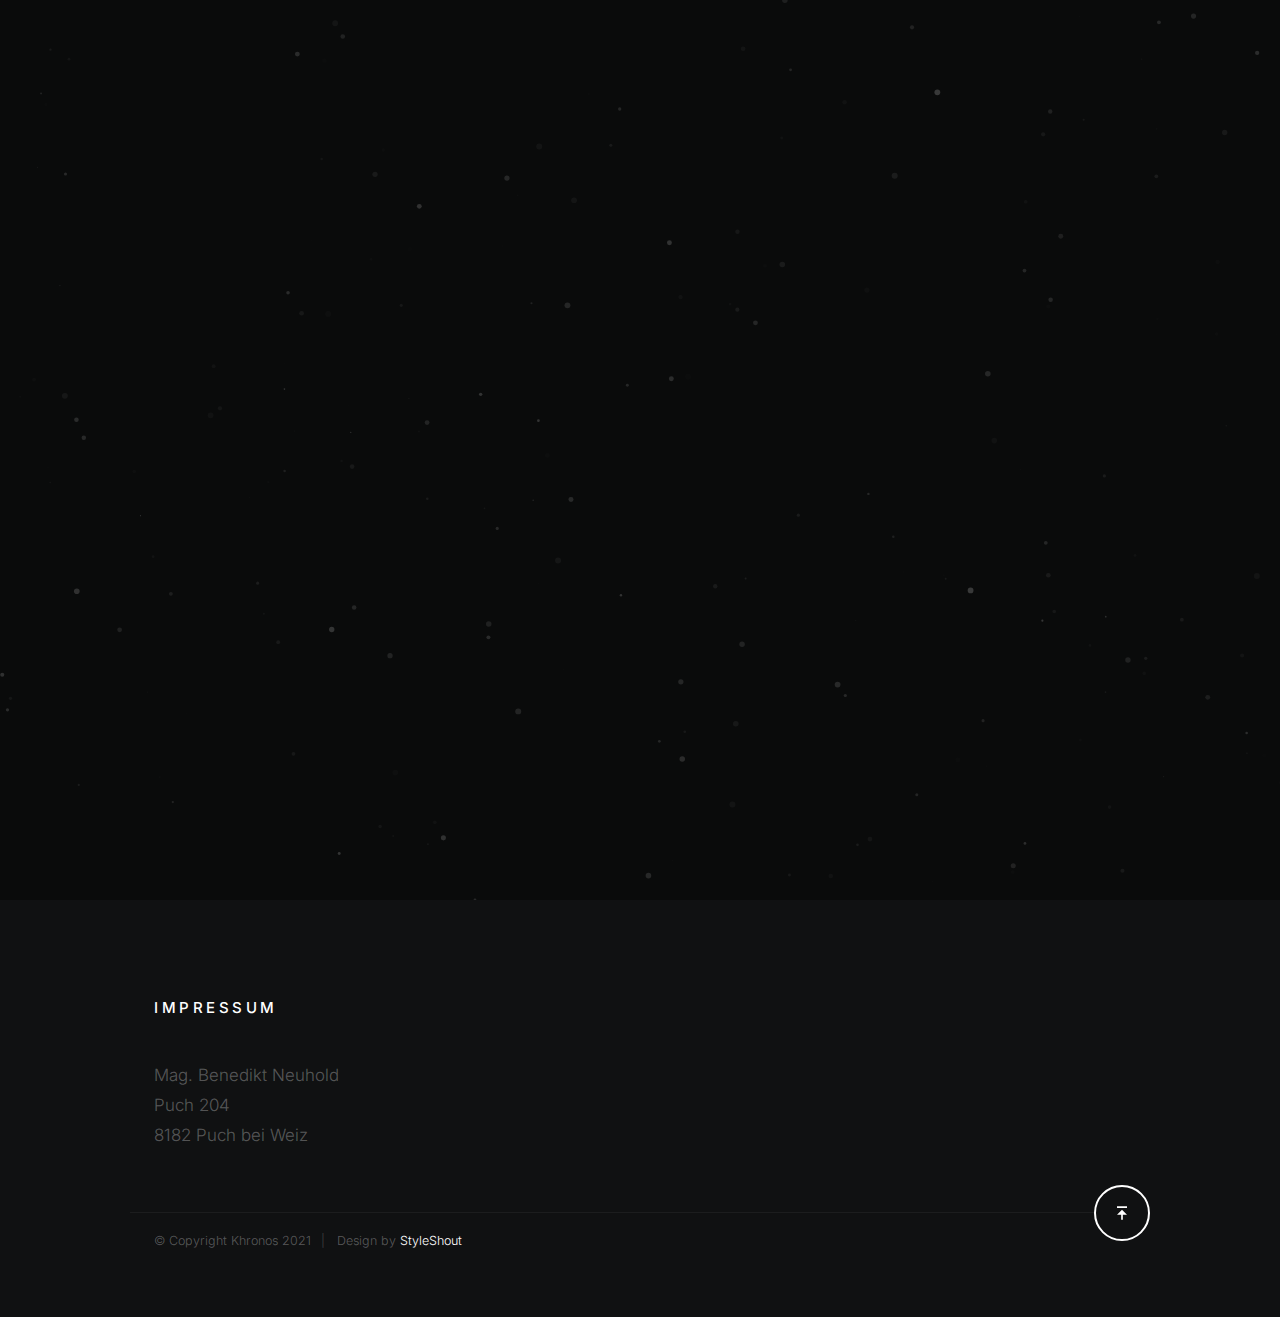
<file: Coming_Soon/index.html>
<!DOCTYPE html>
<html lang="en" class="no-js" >
<head>

    <!--- basic page needs
    ================================================== -->
    <meta charset="utf-8">
    <meta name="viewport" content="width=device-width, initial-scale=1">
    <title>Khronos 2.0 - Particles</title>

    <script>
        document.documentElement.classList.remove('no-js');
        document.documentElement.classList.add('js');
    </script>

    <!-- CSS
    ================================================== -->
    <link rel="stylesheet" href="css/vendor.css">
    <link rel="stylesheet" href="css/styles.css">

    <!-- favicons
    ================================================== -->
    <link rel="apple-touch-icon" sizes="180x180" href="apple-touch-icon.png">
    <link rel="icon" type="image/png" sizes="32x32" href="favicon-32x32.png">
    <link rel="icon" type="image/png" sizes="16x16" href="favicon-16x16.png">
    <link rel="manifest" href="site.webmanifest">

</head>

<body id="top" class="theme-particles">


    <!-- preloader
    ================================================== -->
    <div id="preloader">
        <div id="loader"></div>
    </div>


    <!-- page wrap
    ================================================== -->
    <div class="s-pagewrap">


        <!-- # header
        ================================================== -->
        <header class="s-header">
            <div class="row s-header__content">

                <div class="s-header__logo">
                    <a class="logo" href="index-particles.html">
                        <!-- <img src="images/logo.png" alt="Homepage"> -->
                    </a>
                </div>

            </div> <!-- end s-header__content -->
        </header> <!-- end s-header -->


        <!-- # intro 
        ================================================== -->
        <section id="intro" class="s-intro">

            <div id="particles-js" class="s-intro__particles"></div>

            <div class="row s-intro__content">
                <div class="column lg-12">
                    
                    <div class="counter">
                        <div class="counter__time">
                            <span class="ss-days">365</span>
                            <span>Tage</span>
                        </div>
                        <div class="counter__time">
                            <span class="ss-hours">01</span>
                            <span>Stunden</span>
                        </div>
                        <div class="counter__time minutes">
                            <span class="ss-minutes">01</span>
                            <span>Minuten</span>
                        </div>
                        <div class="counter__time">
                            <span class="ss-seconds">55</span>
                            <span>Sekunden</span>
                        </div>
                    </div>  <!-- end counter -->

                    <div class="s-intro__content-bottom">
                        <h1 class="s-intro__content-title">bis zu unserem Maturaball</h1>
                        <p>
                        Am Tag des Maturaballs, wird diese Seite zum ersten Mal freigeschaltet und sie wird sich im Laufe des letzten Schuljahres immer wieder einmal ändern ;).
                        </p>
                    </div>

                </div>

            </div> <!-- intro__content -->

        </section> <!-- end s-intro -->



        <!-- # footer
        ================================================== -->
        <footer class="s-footer">

            <div class="row s-footer__top">

                <div class="column lg-6 stack-on-700 s-footer__block s-footer__info">

                    <h4 class="h6">Impressum</h4>
                    
                    <p class="desc">
                    Mag. Benedikt Neuhold <br />
                    Puch 204 <br/>
                    8182 Puch bei Weiz
                    </p>

                    

                </div> <!-- end s-footer__info -->

                <div class="column lg-6 stack-on-700 s-footer__block s-footer__contact">

                </div> <!-- end s-footer__contact -->

            </div> <!-- end s-footer__top -->

            <div class="row s-footer__bottom">
                <div class="column lg-12">
                    <div class="ss-copyright">
                        <span>© Copyright Khronos 2021</span> 
                        <span>Design by <a href="https://www.styleshout.com/">StyleShout</a></span>
                    </div>
                </div>

                <div class="ss-go-top">
                    <a class="smoothscroll" title="Back to Top" href="#top">
                        <svg xmlns="http://www.w3.org/2000/svg" width="24" height="24" viewBox="0 0 24 24" style="fill:rgba(0, 0, 0, 1);transform:;-ms-filter:"><path d="M6 4H18V6H6zM11 14L11 20 13 20 13 14 18 14 12 8 6 14z"></path></svg>
                     </a>
                </div>
            </div> <!--end s-footer__bottom -->

        </footer> <!--end s-footer -->

    </div> <!-- end pagewrap -->


    <!-- Java Script
    ================================================== -->
    <script src="js/plugins.js"></script>
    <script src="js/main.js"></script>
    <script src="js/particles.min.js"></script>
    <script src="js/particle-settings.js"></script>

</body>
</html>
</file>
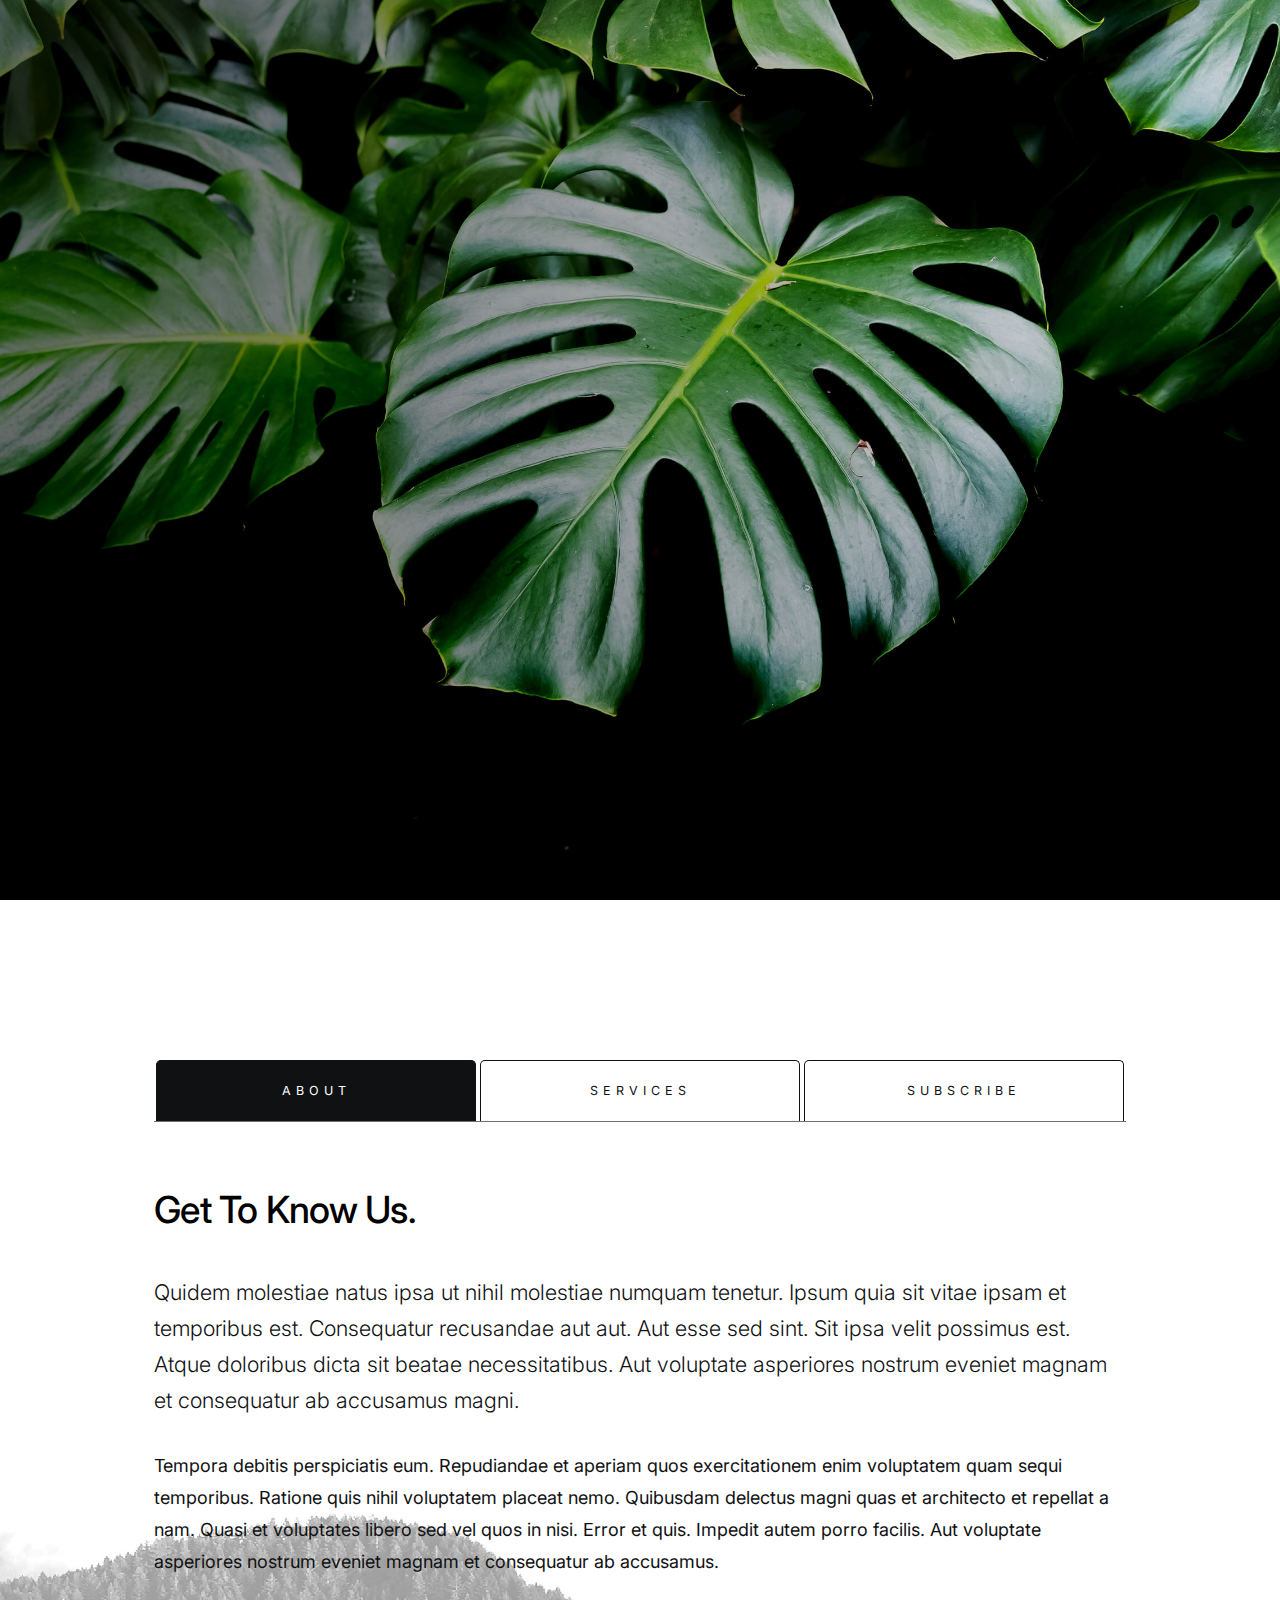
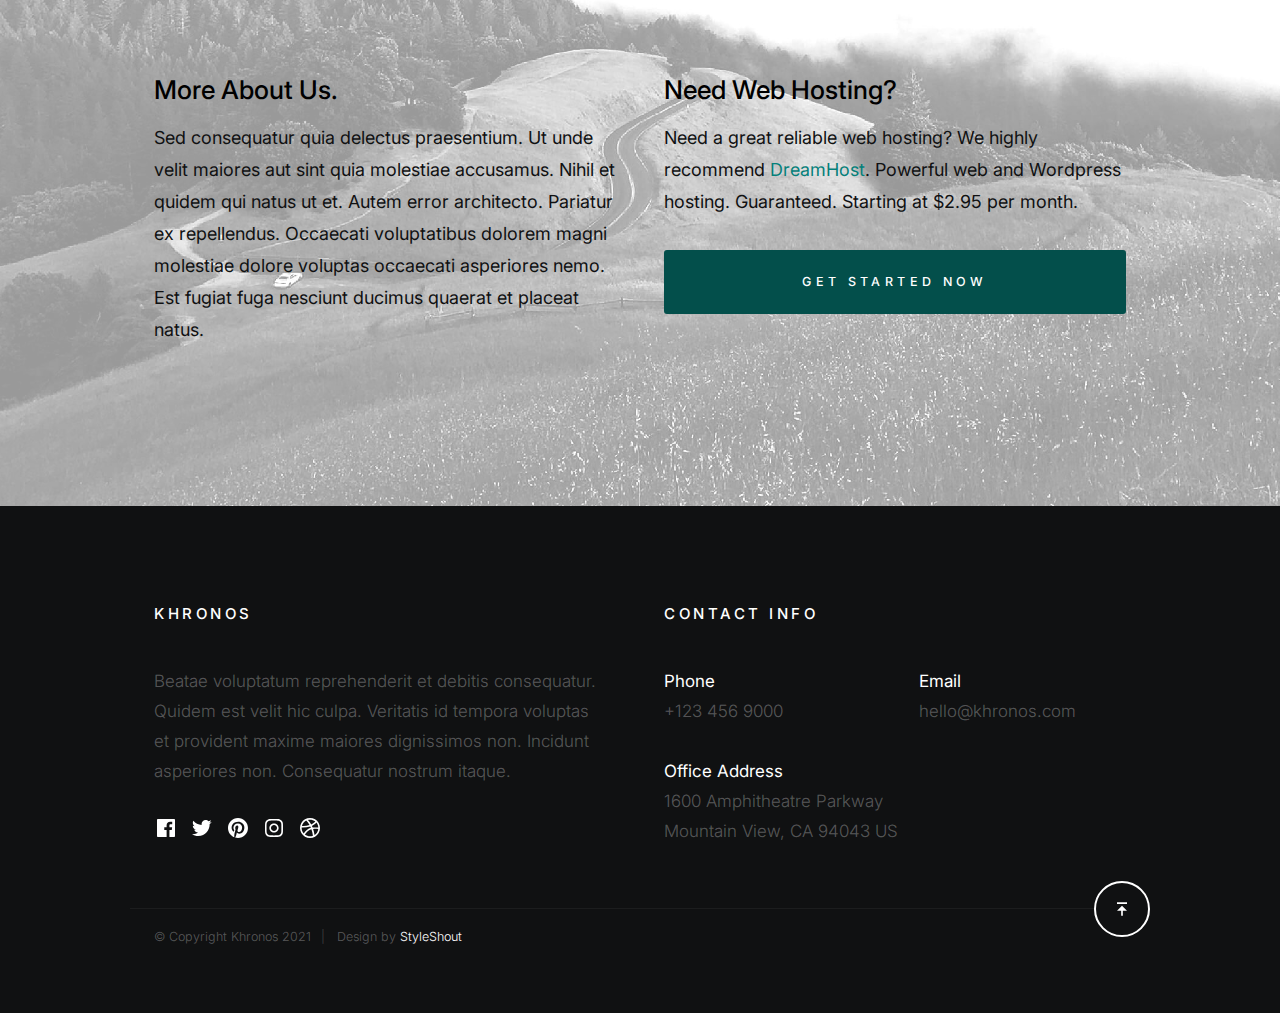
<file: Coming_Soon/index-slides.html>
<!DOCTYPE html>
<html lang="en" class="no-js" >
<head>

    <!--- basic page needs
    ================================================== -->
    <meta charset="utf-8">
    <meta name="viewport" content="width=device-width, initial-scale=1">
    <title>Khronos 2.0 - Slides</title>

    <script>
        document.documentElement.classList.remove('no-js');
        document.documentElement.classList.add('js');
    </script>

    <!-- CSS
    ================================================== -->
    <link rel="stylesheet" href="css/vendor.css">
    <link rel="stylesheet" href="css/styles.css">

    <!-- favicons
    ================================================== -->
    <link rel="apple-touch-icon" sizes="180x180" href="apple-touch-icon.png">
    <link rel="icon" type="image/png" sizes="32x32" href="favicon-32x32.png">
    <link rel="icon" type="image/png" sizes="16x16" href="favicon-16x16.png">
    <link rel="manifest" href="site.webmanifest">

</head>

<body id="top" class="theme-slides">


    <!-- preloader
    ================================================== -->
    <div id="preloader">
        <div id="loader"></div>
    </div>


    <!-- page wrap
    ================================================== -->
    <div class="s-pagewrap">


        <!-- # header
        ================================================== -->
        <header class="s-header">
            <div class="row s-header__content">

                <div class="s-header__logo">
                    <a class="logo" href="index-slides.html">
                        <img src="images/logo.png" alt="Homepage">
                    </a>
                </div>
    
                <ul class="s-header__social">
                    <li>
                        <a href="">
                            <svg xmlns="http://www.w3.org/2000/svg" width="24" height="24" viewBox="0 0 24 24" style="fill:rgba(0, 0, 0, 1);transform:;-ms-filter:"><path d="M20,3H4C3.447,3,3,3.448,3,4v16c0,0.552,0.447,1,1,1h8.615v-6.96h-2.338v-2.725h2.338v-2c0-2.325,1.42-3.592,3.5-3.592 c0.699-0.002,1.399,0.034,2.095,0.107v2.42h-1.435c-1.128,0-1.348,0.538-1.348,1.325v1.735h2.697l-0.35,2.725h-2.348V21H20 c0.553,0,1-0.448,1-1V4C21,3.448,20.553,3,20,3z"></path></svg>
                            <span class="screen-reader-text">Facebook</span>
                        </a>
                    </li>
                    <li>
                        <a href="">
                            <svg xmlns="http://www.w3.org/2000/svg" width="24" height="24" viewBox="0 0 24 24" style="fill:rgba(0, 0, 0, 1);transform:;-ms-filter:"><path d="M19.633,7.997c0.013,0.175,0.013,0.349,0.013,0.523c0,5.325-4.053,11.461-11.46,11.461c-2.282,0-4.402-0.661-6.186-1.809 c0.324,0.037,0.636,0.05,0.973,0.05c1.883,0,3.616-0.636,5.001-1.721c-1.771-0.037-3.255-1.197-3.767-2.793 c0.249,0.037,0.499,0.062,0.761,0.062c0.361,0,0.724-0.05,1.061-0.137c-1.847-0.374-3.23-1.995-3.23-3.953v-0.05 c0.537,0.299,1.16,0.486,1.82,0.511C3.534,9.419,2.823,8.184,2.823,6.787c0-0.748,0.199-1.434,0.548-2.032 c1.983,2.443,4.964,4.04,8.306,4.215c-0.062-0.3-0.1-0.611-0.1-0.923c0-2.22,1.796-4.028,4.028-4.028 c1.16,0,2.207,0.486,2.943,1.272c0.91-0.175,1.782-0.512,2.556-0.973c-0.299,0.935-0.936,1.721-1.771,2.22 c0.811-0.088,1.597-0.312,2.319-0.624C21.104,6.712,20.419,7.423,19.633,7.997z"></path></svg>
                            <span class="screen-reader-text">Twitter</span>
                        </a>
                    </li>
                    <li>
                        <a href="">
                            <svg xmlns="http://www.w3.org/2000/svg" width="24" height="24" viewBox="0 0 24 24" style="fill:rgba(0, 0, 0, 1);transform:;-ms-filter:"><path d="M-111.052-244.992c-5.518,0-9.99,4.473-9.99,9.99c0,4.232,2.633,7.85,6.35,9.306 c-0.088-0.79-0.166-2.006,0.034-2.868c0.182-0.78,1.172-4.966,1.172-4.966s-0.299-0.599-0.299-1.484 c0-1.388,0.805-2.425,1.808-2.425c0.853,0,1.264,0.64,1.264,1.407c0,0.858-0.546,2.139-0.827,3.327 c-0.235,0.994,0.499,1.805,1.479,1.805c1.775,0,3.141-1.872,3.141-4.575c0-2.392-1.719-4.064-4.173-4.064 c-2.843,0-4.512,2.132-4.512,4.335c0,0.858,0.331,1.779,0.744,2.28c0.081,0.099,0.093,0.185,0.069,0.286 c-0.076,0.315-0.245,0.994-0.277,1.133c-0.044,0.183-0.145,0.222-0.335,0.134c-1.247-0.581-2.027-2.405-2.027-3.871 c0-3.151,2.289-6.045,6.601-6.045c3.466,0,6.159,2.469,6.159,5.77c0,3.444-2.171,6.213-5.184,6.213 c-1.013,0-1.964-0.525-2.29-1.146c0,0-0.501,1.907-0.623,2.374c-0.225,0.868-0.834,1.956-1.241,2.62 c0.935,0.289,1.928,0.445,2.958,0.445c5.517,0,9.99-4.473,9.99-9.99S-105.535-244.992-111.052-244.992" transform="translate(123.042 246.992)"></path></svg>
                            <span class="screen-reader-text">Pinterest</span>
                        </a>
                    </li>
                    <li>
                        <a href="">
                            <svg xmlns="http://www.w3.org/2000/svg" width="24" height="24" viewBox="0 0 24 24" style="fill:rgba(0, 0, 0, 1);transform:;-ms-filter:"><path d="M11.999,7.377c-2.554,0-4.623,2.07-4.623,4.623c0,2.554,2.069,4.624,4.623,4.624c2.552,0,4.623-2.07,4.623-4.624 C16.622,9.447,14.551,7.377,11.999,7.377L11.999,7.377z M11.999,15.004c-1.659,0-3.004-1.345-3.004-3.003 c0-1.659,1.345-3.003,3.004-3.003s3.002,1.344,3.002,3.003C15.001,13.659,13.658,15.004,11.999,15.004L11.999,15.004z"></path><circle cx="16.806" cy="7.207" r="1.078"></circle><path d="M20.533,6.111c-0.469-1.209-1.424-2.165-2.633-2.632c-0.699-0.263-1.438-0.404-2.186-0.42 c-0.963-0.042-1.268-0.054-3.71-0.054s-2.755,0-3.71,0.054C7.548,3.074,6.809,3.215,6.11,3.479C4.9,3.946,3.945,4.902,3.477,6.111 c-0.263,0.7-0.404,1.438-0.419,2.186c-0.043,0.962-0.056,1.267-0.056,3.71c0,2.442,0,2.753,0.056,3.71 c0.015,0.748,0.156,1.486,0.419,2.187c0.469,1.208,1.424,2.164,2.634,2.632c0.696,0.272,1.435,0.426,2.185,0.45 c0.963,0.042,1.268,0.055,3.71,0.055s2.755,0,3.71-0.055c0.747-0.015,1.486-0.157,2.186-0.419c1.209-0.469,2.164-1.424,2.633-2.633 c0.263-0.7,0.404-1.438,0.419-2.186c0.043-0.962,0.056-1.267,0.056-3.71s0-2.753-0.056-3.71C20.941,7.57,20.801,6.819,20.533,6.111z M19.315,15.643c-0.007,0.576-0.111,1.147-0.311,1.688c-0.305,0.787-0.926,1.409-1.712,1.711c-0.535,0.199-1.099,0.303-1.67,0.311 c-0.95,0.044-1.218,0.055-3.654,0.055c-2.438,0-2.687,0-3.655-0.055c-0.569-0.007-1.135-0.112-1.669-0.311 c-0.789-0.301-1.414-0.923-1.719-1.711c-0.196-0.534-0.302-1.099-0.311-1.669c-0.043-0.95-0.053-1.218-0.053-3.654 c0-2.437,0-2.686,0.053-3.655c0.007-0.576,0.111-1.146,0.311-1.687c0.305-0.789,0.93-1.41,1.719-1.712 c0.534-0.198,1.1-0.303,1.669-0.311c0.951-0.043,1.218-0.055,3.655-0.055c2.437,0,2.687,0,3.654,0.055 c0.571,0.007,1.135,0.112,1.67,0.311c0.786,0.303,1.407,0.925,1.712,1.712c0.196,0.534,0.302,1.099,0.311,1.669 c0.043,0.951,0.054,1.218,0.054,3.655c0,2.436,0,2.698-0.043,3.654H19.315z"></path></svg>
                            <span class="screen-reader-text">Instagram</span>
                        </a>
                    </li>
                    <li>
                        <a href="">
                            <svg xmlns="http://www.w3.org/2000/svg" width="24" height="24" viewBox="0 0 24 24" style="fill:rgba(0, 0, 0, 1);transform:;-ms-filter:"><path d="M20.66,6.98c-0.894-1.533-2.107-2.747-3.641-3.64C15.486,2.447,13.813,2,12,2S8.514,2.447,6.98,3.34 C5.447,4.233,4.233,5.447,3.34,6.98S2,10.187,2,12s0.446,3.487,1.34,5.02c0.894,1.534,2.107,2.747,3.641,3.64 C8.514,21.553,10.187,22,12,22s3.486-0.447,5.02-1.34c1.533-0.893,2.747-2.106,3.641-3.64C21.554,15.487,22,13.813,22,12 S21.554,8.513,20.66,6.98z M12,3.66c2,0,3.772,0.64,5.32,1.919c-0.92,1.174-2.286,2.14-4.1,2.9c-1.002-1.813-2.088-3.327-3.261-4.54 C10.641,3.753,11.319,3.66,12,3.66z M5.51,6.8c0.754-0.947,1.656-1.686,2.711-2.22c1.212,1.201,2.325,2.7,3.34,4.5 c-2,0.6-4.114,0.9-6.341,0.9c-0.573,0-1.006-0.013-1.3-0.04C4.227,8.793,4.757,7.747,5.51,6.8z M3.66,12 c0-0.054,0.003-0.12,0.01-0.2c0.007-0.08,0.01-0.146,0.01-0.2c0.254,0.014,0.641,0.02,1.161,0.02c2.666,0,5.146-0.367,7.439-1.1 c0.187,0.373,0.381,0.793,0.58,1.26c-1.32,0.293-2.674,1.006-4.061,2.14S6.4,16.247,5.76,17.5C4.36,15.913,3.66,14.08,3.66,12z M12,20.34c-1.894,0-3.594-0.587-5.101-1.759C7.5,17.394,8.423,16.259,9.67,15.18c1.246-1.08,2.483-1.753,3.71-2.02 c0.772,2.133,1.293,4.339,1.56,6.62C13.966,20.153,12.986,20.34,12,20.34z M19.08,16.38c-0.666,1.066-1.526,1.94-2.58,2.621 c-0.24-2.08-0.7-4.107-1.379-6.081c0.932-0.066,1.765-0.1,2.5-0.1c0.799,0,1.686,0.034,2.659,0.1 C20.146,14.16,19.746,15.313,19.08,16.38z M17.84,11.38c-1.16,0-2.233,0.047-3.22,0.14c-0.254-0.653-0.48-1.193-0.68-1.62 c2.066-0.906,3.532-2.006,4.399-3.3c1.2,1.414,1.854,3.027,1.96,4.84C19.487,11.4,18.667,11.38,17.84,11.38z"></path></svg>
                            <span class="screen-reader-text">Dribbble</span>
                        </a>
                    </li>
                </ul>

            </div> <!-- end s-header__content -->
        </header> <!-- end s-header -->


        <!-- # intro 
        ================================================== -->
        <section id="intro" class="s-intro">

            <div class="s-intro__slider swiper-container">
                <div class="swiper-wrapper">
                    <div class="s-intro__slide swiper-slide bg-opacity-10" style="background-image: url(images/slides/slide-01.jpg);"></div>
                    <div class="s-intro__slide swiper-slide bg-opacity-40" style="background-image: url(images/slides/slide-02.jpg);"></div>
                    <div class="s-intro__slide swiper-slide bg-opacity-40" style="background-image: url(images/slides/slide-03.jpg);"></div>
                </div>
            </div>

            <div class="row s-intro__content">
                <div class="column lg-12">
                    
                    <div class="counter">
                        <div class="counter__time">
                            <span class="ss-days">365</span>
                            <span>days</span>
                        </div>
                        <div class="counter__time">
                            <span class="ss-hours">01</span>
                            <span>hours</span>
                        </div>
                        <div class="counter__time minutes">
                            <span class="ss-minutes">01</span>
                            <span>mins</span>
                        </div>
                        <div class="counter__time">
                            <span class="ss-seconds">55</span>
                            <span>secs</span>
                        </div>
                    </div>  <!-- end counter -->

                    <div class="s-intro__content-bottom">
                        <h1 class="s-intro__content-title">Our site is launching soon.</h1>
                        <p>
                        Khronos is a modern and stylish free html website <br>
                        template created for launching your future awesome <br>
                        products and services. 
                        </p>
                    </div>

                </div>

                <div class="s-intro__scroll">
                    <p class="scroll-text">Scroll For More</p>
                    <a href="#info" class="smoothscroll">
                        <div class="mouse"></div>
                    </a>
                    <div class="end-top"></div>
                </div> <!-- end s-intro__scroll -->

            </div> <!-- intro__content -->

        </section> <!-- end s-intro -->


        <!-- # info
        ================================================== -->
        <section id="info" class="s-info">

            <div class="s-info__bg"></div>

            <div class="row">
                <div class="column lg-12">

                    <nav class="tab-nav">
                        <ul class="tab-nav__list"> 
                            <li class="active" data-id="tab-about">
                                <a href="#tab-about">
                                    About
                                </a>
                            </li>
                            <li>
                                <a href="#tab-services">
                                    Services
                                </a>
                            </li>
                            <li>
                                <a href="#tab-contact">
                                    Subscribe
                                </a>
                            </li>
                        </ul>
                    </nav> <!-- end tab-nav -->
        
                    <div class="tab-content">
        
                        <!-- 01 - tab about -->
                        <div id="tab-about" class='tab-content__item'>
        
                            <div class="row tab-content__item-header">
                                <div class="column">
                                    <h2>Get To Know Us.</h2>
                                </div>
                            </div>
        
                            <div class="row">
                                <div class="column">
                                    <p class="lead">
                                    Quidem molestiae natus ipsa ut nihil molestiae numquam tenetur. Ipsum quia 
                                    sit vitae ipsam et temporibus est. Consequatur recusandae aut aut. Aut esse 
                                    sed sint. Sit ipsa velit possimus est. Atque doloribus dicta sit beatae 
                                    necessitatibus. Aut voluptate asperiores nostrum eveniet magnam et consequatur 
                                    ab accusamus magni.
                                    </p>
        
                                    <p>
                                    Tempora debitis perspiciatis eum. Repudiandae et aperiam quos exercitationem 
                                    enim voluptatem quam sequi temporibus. Ratione quis nihil voluptatem placeat 
                                    nemo. Quibusdam delectus magni quas et architecto et repellat a nam.
                                    Quasi et voluptates libero sed vel quos in nisi. Error et quis. Impedit autem 
                                    porro facilis. Aut voluptate asperiores nostrum eveniet magnam et consequatur 
                                    ab accusamus.
                                    </p>
        
                                    <div class="row">
                                        <div class="column lg-6 tab-12">
                                            <h4>More About Us.</h4>
                                            <p>
                                            Sed consequatur quia delectus praesentium. Ut unde velit maiores aut sint 
                                            quia molestiae accusamus. Nihil et quidem qui natus ut et. Autem error 
                                            architecto. Pariatur ex repellendus. Occaecati voluptatibus dolorem magni 
                                            molestiae dolore voluptas occaecati asperiores nemo. Est fugiat fuga nesciunt 
                                            ducimus quaerat et placeat natus.
                                            </p>
                                        </div>
                                        <div class="column lg-6 tab-12">
                                            <h4>Need Web Hosting?</h4>
                                            <p>
                                            Need a great reliable web hosting?
                                            We highly recommend <a href="https://www.dreamhost.com/r.cgi?287326">DreamHost</a>.
                                            Powerful web and Wordpress hosting. Guaranteed. Starting at $2.95 per month.
                                            </p>
                                            <a href="https://www.dreamhost.com/r.cgi?287326" class="btn btn--primary u-fullwidth">Get Started Now</a>
                                        </div>
                                    </div>
                                </div>
                            </div>
                            
                        </div> <!-- end 01 - tab about -->
        
                        <!-- 02 - tab services -->
                        <div id="tab-services" class='tab-content__item'>
        
                            <div class="row tab-content__item-header">
                                <div class="column">
                                    <h2>What We Do.</h2>
                                </div>
                            </div>
        
                            <div class="row">
                                <div class="column">
                                    <p class="lead">
                                    Sit ut cum molestiae. Dolore ducimus qui quasi. Fugiat consequatur sit vel illum vel et 
                                    a delectus. Vel sequi vitae voluptatem perspiciatis eligendi. Voluptatibus optio natus 
                                    asperiores est commodi amet quia architecto. Dolores necessitatibus et. Voluptatibus 
                                    optio natus asperiores est commodi amet quia architecto. Dolores necessitatibus et.
                                    </p>
                                </div>
                            </div>
        
                            <div class="row services-list block-lg-one-half block-md-one-half block-tab-whole">
        
                                <div class="column services-list__item">
                                    <div class="services-list__item-icon">
                                        <svg xmlns="http://www.w3.org/2000/svg" width="24" height="24" viewBox="0 0 24 24" style="fill:rgba(0, 0, 0, 1);transform:;-ms-filter:"><path d="M12,6c-3.309,0-6,2.691-6,6s2.691,6,6,6s6-2.691,6-6S15.309,6,12,6z M12,16c-2.206,0-4-1.794-4-4s1.794-4,4-4s4,1.794,4,4 S14.206,16,12,16z"></path><path d="M12,2C6.579,2,2,6.579,2,12s4.579,10,10,10s10-4.579,10-10S17.421,2,12,2z M12,20c-4.337,0-8-3.663-8-8s3.663-8,8-8 s8,3.663,8,8S16.337,20,12,20z"></path><path d="M12,10c-1.081,0-2,0.919-2,2s0.919,2,2,2s2-0.919,2-2S13.081,10,12,10z"></path></svg>
                                    </div>
                                    <div class="services-list__item-content">
                                        <h4 class="item-title">Brand Identity</h4>
                                        <p>
                                        Sit ut cum molestiae. Dolore ducimus qui quasi. Fugiat consequatur sit vel illum vel et 
                                        a delectus. Vel sequi vitae voluptatem perspiciatis eligendi. Voluptatibus optio natus 
                                        asperiores est commodi amet quia architecto. Dolores necessitatibus et.
                                        </p>
                                    </div>
                                </div>
                    
                                <div class="column services-list__item">
                                    <div class="services-list__item-icon">
                                        <svg xmlns="http://www.w3.org/2000/svg" width="24" height="24" viewBox="0 0 24 24" style="fill:rgba(0, 0, 0, 1);transform:;-ms-filter:"><path d="M18.277,8C18.624,8.596,19.262,9,20,9c1.104,0,2-0.896,2-2s-0.896-2-2-2c-0.738,0-1.376,0.404-1.723,1H16V4 c0-0.553-0.447-1-1-1H9C8.448,3,8,3.447,8,4v2H5.723C5.376,5.404,4.738,5,4,5C2.896,5,2,5.896,2,7s0.896,2,2,2 c0.738,0,1.376-0.404,1.723-1H8v0.369C5.133,9.84,4.318,12.534,4.091,14H3c-0.552,0-1,0.447-1,1v4c0,0.553,0.448,1,1,1h4 c0.552,0,1-0.447,1-1v-4c0-0.553-0.448-1-1-1H6.123c0.197-0.959,0.718-2.406,2.085-3.418C8.391,10.829,8.669,11,9,11h6 c0.331,0,0.61-0.171,0.792-0.419c1.373,1.013,1.895,2.458,2.089,3.419H17c-0.553,0-1,0.447-1,1v4c0,0.553,0.447,1,1,1h4 c0.553,0,1-0.447,1-1v-4c0-0.553-0.447-1-1-1h-1.092C19.681,12.534,18.866,9.839,16,8.368V8H18.277z M6,18H4v-2h2V18z M20,18h-2v-2 h2V18z M14,9h-4V8V6V5h4V9z"></path></svg>
                                    </div>
                                    <div class="services-list__item-content">
                                        <h4 class="item-title">Illustration</h4>
                                        <p>
                                        Sit ut cum molestiae. Dolore ducimus qui quasi. Fugiat consequatur sit vel illum vel et 
                                        a delectus. Vel sequi vitae voluptatem perspiciatis eligendi. Voluptatibus optio natus 
                                        asperiores est commodi amet quia architecto. Dolores necessitatibus et.
                                        </p>
                                    </div>
                                </div>
                    
                                <div class="column services-list__item">
                                    <div class="services-list__item-icon">
                                        <svg xmlns="http://www.w3.org/2000/svg" width="24" height="24" viewBox="0 0 24 24" style="fill:rgba(0, 0, 0, 1);transform:;-ms-filter:"><path d="M19,3H5C3.897,3,3,3.897,3,5v14c0,1.103,0.897,2,2,2h14c1.103,0,2-0.897,2-2V5C21,3.897,20.103,3,19,3z M19,5l0.001,4H15h-2 H5V5H19z M5,11h8v8H5V11z M15,19v-8h4.001l0.001,8H15z"></path></svg>
                                    </div>
                                    <div class="services-list__item-content">
                                        <h4 class="item-title">Web Design</h4>
                                        <p>
                                        Sit ut cum molestiae. Dolore ducimus qui quasi. Fugiat consequatur sit vel illum vel et 
                                        a delectus. Vel sequi vitae voluptatem perspiciatis eligendi. Voluptatibus optio natus 
                                        asperiores est commodi amet quia architecto. Dolores necessitatibus et.
                                        </p>
                                    </div>
                                </div>
                    
                                <div class="column services-list__item">
                                    <div class="services-list__item-icon">
                                        <svg xmlns="http://www.w3.org/2000/svg" width="24" height="24" viewBox="0 0 24 24" style="fill:rgba(0, 0, 0, 1);transform:;-ms-filter:"><path d="M20,3H4C2.897,3,2,3.897,2,5v11c0,1.103,0.897,2,2,2h4l-1.8,2.4l1.6,1.2l2.7-3.6h3l2.7,3.6l1.6-1.2L16,18h4 c1.103,0,2-0.897,2-2V5C22,3.897,21.103,3,20,3z M4,16V5h16l0.001,11H4z"></path><path d="M6 12H10V14H6z"></path></svg>
                                    </div>
                                    <div class="services-list__item-content">
                                        <h4 class="item-title">Product Strategy</h4>
                                        <p>
                                        Sit ut cum molestiae. Dolore ducimus qui quasi. Fugiat consequatur sit vel illum vel et 
                                        a delectus. Vel sequi vitae voluptatem perspiciatis eligendi. Voluptatibus optio natus 
                                        asperiores est commodi amet quia architecto. Dolores necessitatibus et.
                                        </p>
                                    </div>
                                </div>
                    
                                <div class="column services-list__item">
                                    <div class="services-list__item-icon">
                                        <svg xmlns="http://www.w3.org/2000/svg" width="24" height="24" viewBox="0 0 24 24" style="fill:rgba(0, 0, 0, 1);transform:;-ms-filter:"><path d="M20,3H7C5.897,3,5,3.897,5,5v2H4C2.897,7,2,7.897,2,9v10c0,1.103,0.897,2,2,2h6c1.103,0,2-0.897,2-2h8c1.103,0,2-0.897,2-2 V5C22,3.897,21.103,3,20,3z M9.997,19H4V9h2h4L9.997,19z M19.997,17H12V9c0-1.103-0.897-2-2-2H7V5h13L19.997,17z"></path></svg>
                                    </div>
                                    <div class="services-list__item-content">
                                        <h4 class="item-title">UI/UX Design</h4>
                                        <p>
                                        Sit ut cum molestiae. Dolore ducimus qui quasi. Fugiat consequatur sit vel illum vel et 
                                        a delectus. Vel sequi vitae voluptatem perspiciatis eligendi. Voluptatibus optio natus 
                                        asperiores est commodi amet quia architecto. Dolores necessitatibus et.
                                        </p>
                                    </div>
                                </div>
                    
                                <div class="column services-list__item">
                                    <div class="services-list__item-icon">
                                        <svg xmlns="http://www.w3.org/2000/svg" width="24" height="24" viewBox="0 0 24 24" style="fill:rgba(0, 0, 0, 1);transform:;-ms-filter:"><path d="M5,22h14c1.103,0,2-0.897,2-2V9c0-0.553-0.447-1-1-1h-3V7c0-2.757-2.243-5-5-5S7,4.243,7,7v1H4C3.447,8,3,8.447,3,9v11 C3,21.103,3.897,22,5,22z M9,7c0-1.654,1.346-3,3-3s3,1.346,3,3v1H9V7z M5,10h2v2h2v-2h6v2h2v-2h2l0.002,10H5V10z"></path></svg>
                                    </div>
                                    <div class="services-list__item-content">
                                        <h4 class="item-title">E-Commerce</h4>
                                        <p>
                                        Sit ut cum molestiae. Dolore ducimus qui quasi. Fugiat consequatur sit vel illum vel et 
                                        a delectus. Vel sequi vitae voluptatem perspiciatis eligendi. Voluptatibus optio natus 
                                        asperiores est commodi amet quia architecto. Dolores necessitatibus et.
                                        </p>
                                    </div>
                                </div>
                    
                            </div> <!-- end services-list -->
                            
                        </div> <!-- end 02 - tab services -->
        
                        <!-- 03 - tab contact -->
                        <div id="tab-contact" class="tab-content__item">
        
                            <div class="row tab-content__item-header">
                                <div class="column">
                                    <h2>Subscribe To Our Newsletter.</h2>
                                </div>
                            </div>
        
                            <div class="row">
                                <div class="column">
                                    
                                    <p class="lead">
                                    Voluptates laborum eum quas. Pariatur impedit sit veniam est 
                                    et quasi voluptas voluptatem. Cumque hic enim perferendis 
                                    amet odit in molestias debitis. Facere nulla qui pariatur 
                                    quasi mollitia et. Et dolorem dolorum quo in sit architecto.
                                    </p>

                                    <p>
                                    Sit ut cum molestiae. Dolore ducimus qui quasi. Fugiat consequatur sit vel illum vel et 
                                    a delectus. Vel sequi vitae voluptatem perspiciatis eligendi. Voluptatibus optio natus 
                                    asperiores est commodi amet quia architecto. Dolores necessitatibus et.
                                    </p>

                                    <form id="mc-form" class="mc-form">
                                        <input type="email" name="EMAIL" id="mce-EMAIL" class="u-fullwidth text-center" placeholder="Email Address" title="The domain portion of the email address is invalid (the portion after the @)." pattern="^([^\x00-\x20\x22\x28\x29\x2c\x2e\x3a-\x3c\x3e\x40\x5b-\x5d\x7f-\xff]+|\x22([^\x0d\x22\x5c\x80-\xff]|\x5c[\x00-\x7f])*\x22)(\x2e([^\x00-\x20\x22\x28\x29\x2c\x2e\x3a-\x3c\x3e\x40\x5b-\x5d\x7f-\xff]+|\x22([^\x0d\x22\x5c\x80-\xff]|\x5c[\x00-\x7f])*\x22))*\x40([^\x00-\x20\x22\x28\x29\x2c\x2e\x3a-\x3c\x3e\x40\x5b-\x5d\x7f-\xff]+|\x5b([^\x0d\x5b-\x5d\x80-\xff]|\x5c[\x00-\x7f])*\x5d)(\x2e([^\x00-\x20\x22\x28\x29\x2c\x2e\x3a-\x3c\x3e\x40\x5b-\x5d\x7f-\xff]+|\x5b([^\x0d\x5b-\x5d\x80-\xff]|\x5c[\x00-\x7f])*\x5d))*(\.\w{2,})+$" required>
                                        <input type="submit" name="subscribe" value="Subscribe" class="btn--small btn--primary u-fullwidth">
                                        <!-- <div style="position: absolute; left: -5000px;" aria-hidden="true"><input type="text" name="b_cdb7b577e41181934ed6a6a44_9a91cfe7b3" tabindex="-1" value=""></div> -->
                                        <div class="mc-status"></div>
                                    </form>
        
                                </div>
                            </div>
                            
                        </div> <!-- end 03 - tab contact -->
        
                    </div> <!-- end tab content -->

                </div> <!-- end column -->
            </div> <!-- end row -->

        </section> <!-- end s-info -->


        <!-- # footer
        ================================================== -->
        <footer class="s-footer">

            <div class="row s-footer__top">

                <div class="column lg-6 stack-on-700 s-footer__block s-footer__info">

                    <h4 class="h6">Khronos</h4>
                    
                    <p class="desc">
                    Beatae voluptatum reprehenderit et debitis consequatur. Quidem est velit hic culpa. 
                    Veritatis id tempora voluptas et provident maxime maiores dignissimos non. Incidunt 
                    asperiores non. Consequatur nostrum itaque.
                    </p>

                    <ul class="s-footer__social">
                        <li>
                            <a href="">
                                <svg xmlns="http://www.w3.org/2000/svg" width="24" height="24" viewBox="0 0 24 24" style="fill:rgba(0, 0, 0, 1);transform:;-ms-filter:"><path d="M20,3H4C3.447,3,3,3.448,3,4v16c0,0.552,0.447,1,1,1h8.615v-6.96h-2.338v-2.725h2.338v-2c0-2.325,1.42-3.592,3.5-3.592 c0.699-0.002,1.399,0.034,2.095,0.107v2.42h-1.435c-1.128,0-1.348,0.538-1.348,1.325v1.735h2.697l-0.35,2.725h-2.348V21H20 c0.553,0,1-0.448,1-1V4C21,3.448,20.553,3,20,3z"></path></svg>
                                <span class="screen-reader-text">Facebook</span>
                            </a>
                        </li>
                        <li>
                            <a href="">
                                <svg xmlns="http://www.w3.org/2000/svg" width="24" height="24" viewBox="0 0 24 24" style="fill:rgba(0, 0, 0, 1);transform:;-ms-filter:"><path d="M19.633,7.997c0.013,0.175,0.013,0.349,0.013,0.523c0,5.325-4.053,11.461-11.46,11.461c-2.282,0-4.402-0.661-6.186-1.809 c0.324,0.037,0.636,0.05,0.973,0.05c1.883,0,3.616-0.636,5.001-1.721c-1.771-0.037-3.255-1.197-3.767-2.793 c0.249,0.037,0.499,0.062,0.761,0.062c0.361,0,0.724-0.05,1.061-0.137c-1.847-0.374-3.23-1.995-3.23-3.953v-0.05 c0.537,0.299,1.16,0.486,1.82,0.511C3.534,9.419,2.823,8.184,2.823,6.787c0-0.748,0.199-1.434,0.548-2.032 c1.983,2.443,4.964,4.04,8.306,4.215c-0.062-0.3-0.1-0.611-0.1-0.923c0-2.22,1.796-4.028,4.028-4.028 c1.16,0,2.207,0.486,2.943,1.272c0.91-0.175,1.782-0.512,2.556-0.973c-0.299,0.935-0.936,1.721-1.771,2.22 c0.811-0.088,1.597-0.312,2.319-0.624C21.104,6.712,20.419,7.423,19.633,7.997z"></path></svg>
                                <span class="screen-reader-text">Twitter</span>
                            </a>
                        </li>
                        <li>
                            <a href="">
                                <svg xmlns="http://www.w3.org/2000/svg" width="24" height="24" viewBox="0 0 24 24" style="fill:rgba(0, 0, 0, 1);transform:;-ms-filter:"><path d="M-111.052-244.992c-5.518,0-9.99,4.473-9.99,9.99c0,4.232,2.633,7.85,6.35,9.306 c-0.088-0.79-0.166-2.006,0.034-2.868c0.182-0.78,1.172-4.966,1.172-4.966s-0.299-0.599-0.299-1.484 c0-1.388,0.805-2.425,1.808-2.425c0.853,0,1.264,0.64,1.264,1.407c0,0.858-0.546,2.139-0.827,3.327 c-0.235,0.994,0.499,1.805,1.479,1.805c1.775,0,3.141-1.872,3.141-4.575c0-2.392-1.719-4.064-4.173-4.064 c-2.843,0-4.512,2.132-4.512,4.335c0,0.858,0.331,1.779,0.744,2.28c0.081,0.099,0.093,0.185,0.069,0.286 c-0.076,0.315-0.245,0.994-0.277,1.133c-0.044,0.183-0.145,0.222-0.335,0.134c-1.247-0.581-2.027-2.405-2.027-3.871 c0-3.151,2.289-6.045,6.601-6.045c3.466,0,6.159,2.469,6.159,5.77c0,3.444-2.171,6.213-5.184,6.213 c-1.013,0-1.964-0.525-2.29-1.146c0,0-0.501,1.907-0.623,2.374c-0.225,0.868-0.834,1.956-1.241,2.62 c0.935,0.289,1.928,0.445,2.958,0.445c5.517,0,9.99-4.473,9.99-9.99S-105.535-244.992-111.052-244.992" transform="translate(123.042 246.992)"></path></svg>
                                <span class="screen-reader-text">Pinterest</span>
                            </a>
                        </li>
                        <li>
                            <a href="">
                                <svg xmlns="http://www.w3.org/2000/svg" width="24" height="24" viewBox="0 0 24 24" style="fill:rgba(0, 0, 0, 1);transform:;-ms-filter:"><path d="M11.999,7.377c-2.554,0-4.623,2.07-4.623,4.623c0,2.554,2.069,4.624,4.623,4.624c2.552,0,4.623-2.07,4.623-4.624 C16.622,9.447,14.551,7.377,11.999,7.377L11.999,7.377z M11.999,15.004c-1.659,0-3.004-1.345-3.004-3.003 c0-1.659,1.345-3.003,3.004-3.003s3.002,1.344,3.002,3.003C15.001,13.659,13.658,15.004,11.999,15.004L11.999,15.004z"></path><circle cx="16.806" cy="7.207" r="1.078"></circle><path d="M20.533,6.111c-0.469-1.209-1.424-2.165-2.633-2.632c-0.699-0.263-1.438-0.404-2.186-0.42 c-0.963-0.042-1.268-0.054-3.71-0.054s-2.755,0-3.71,0.054C7.548,3.074,6.809,3.215,6.11,3.479C4.9,3.946,3.945,4.902,3.477,6.111 c-0.263,0.7-0.404,1.438-0.419,2.186c-0.043,0.962-0.056,1.267-0.056,3.71c0,2.442,0,2.753,0.056,3.71 c0.015,0.748,0.156,1.486,0.419,2.187c0.469,1.208,1.424,2.164,2.634,2.632c0.696,0.272,1.435,0.426,2.185,0.45 c0.963,0.042,1.268,0.055,3.71,0.055s2.755,0,3.71-0.055c0.747-0.015,1.486-0.157,2.186-0.419c1.209-0.469,2.164-1.424,2.633-2.633 c0.263-0.7,0.404-1.438,0.419-2.186c0.043-0.962,0.056-1.267,0.056-3.71s0-2.753-0.056-3.71C20.941,7.57,20.801,6.819,20.533,6.111z M19.315,15.643c-0.007,0.576-0.111,1.147-0.311,1.688c-0.305,0.787-0.926,1.409-1.712,1.711c-0.535,0.199-1.099,0.303-1.67,0.311 c-0.95,0.044-1.218,0.055-3.654,0.055c-2.438,0-2.687,0-3.655-0.055c-0.569-0.007-1.135-0.112-1.669-0.311 c-0.789-0.301-1.414-0.923-1.719-1.711c-0.196-0.534-0.302-1.099-0.311-1.669c-0.043-0.95-0.053-1.218-0.053-3.654 c0-2.437,0-2.686,0.053-3.655c0.007-0.576,0.111-1.146,0.311-1.687c0.305-0.789,0.93-1.41,1.719-1.712 c0.534-0.198,1.1-0.303,1.669-0.311c0.951-0.043,1.218-0.055,3.655-0.055c2.437,0,2.687,0,3.654,0.055 c0.571,0.007,1.135,0.112,1.67,0.311c0.786,0.303,1.407,0.925,1.712,1.712c0.196,0.534,0.302,1.099,0.311,1.669 c0.043,0.951,0.054,1.218,0.054,3.655c0,2.436,0,2.698-0.043,3.654H19.315z"></path></svg>
                                <span class="screen-reader-text">Instagram</span>
                            </a>
                        </li>
                        <li>
                            <a href="">
                                <svg xmlns="http://www.w3.org/2000/svg" width="24" height="24" viewBox="0 0 24 24" style="fill:rgba(0, 0, 0, 1);transform:;-ms-filter:"><path d="M20.66,6.98c-0.894-1.533-2.107-2.747-3.641-3.64C15.486,2.447,13.813,2,12,2S8.514,2.447,6.98,3.34 C5.447,4.233,4.233,5.447,3.34,6.98S2,10.187,2,12s0.446,3.487,1.34,5.02c0.894,1.534,2.107,2.747,3.641,3.64 C8.514,21.553,10.187,22,12,22s3.486-0.447,5.02-1.34c1.533-0.893,2.747-2.106,3.641-3.64C21.554,15.487,22,13.813,22,12 S21.554,8.513,20.66,6.98z M12,3.66c2,0,3.772,0.64,5.32,1.919c-0.92,1.174-2.286,2.14-4.1,2.9c-1.002-1.813-2.088-3.327-3.261-4.54 C10.641,3.753,11.319,3.66,12,3.66z M5.51,6.8c0.754-0.947,1.656-1.686,2.711-2.22c1.212,1.201,2.325,2.7,3.34,4.5 c-2,0.6-4.114,0.9-6.341,0.9c-0.573,0-1.006-0.013-1.3-0.04C4.227,8.793,4.757,7.747,5.51,6.8z M3.66,12 c0-0.054,0.003-0.12,0.01-0.2c0.007-0.08,0.01-0.146,0.01-0.2c0.254,0.014,0.641,0.02,1.161,0.02c2.666,0,5.146-0.367,7.439-1.1 c0.187,0.373,0.381,0.793,0.58,1.26c-1.32,0.293-2.674,1.006-4.061,2.14S6.4,16.247,5.76,17.5C4.36,15.913,3.66,14.08,3.66,12z M12,20.34c-1.894,0-3.594-0.587-5.101-1.759C7.5,17.394,8.423,16.259,9.67,15.18c1.246-1.08,2.483-1.753,3.71-2.02 c0.772,2.133,1.293,4.339,1.56,6.62C13.966,20.153,12.986,20.34,12,20.34z M19.08,16.38c-0.666,1.066-1.526,1.94-2.58,2.621 c-0.24-2.08-0.7-4.107-1.379-6.081c0.932-0.066,1.765-0.1,2.5-0.1c0.799,0,1.686,0.034,2.659,0.1 C20.146,14.16,19.746,15.313,19.08,16.38z M17.84,11.38c-1.16,0-2.233,0.047-3.22,0.14c-0.254-0.653-0.48-1.193-0.68-1.62 c2.066-0.906,3.532-2.006,4.399-3.3c1.2,1.414,1.854,3.027,1.96,4.84C19.487,11.4,18.667,11.38,17.84,11.38z"></path></svg>
                                <span class="screen-reader-text">Dribbble</span>
                            </a>
                        </li>
                    </ul>

                </div> <!-- end s-footer__info -->

                <div class="column lg-6 stack-on-700 s-footer__block s-footer__contact">

                    <h4 class="h6">Contact Info</h4>

                    <div class="row">
                        <div class="column lg-6 stack-on-1000">
                            <p>
                            <strong>Phone</strong> <br>
                            <a href="tel:123-456-9000">+123 456 9000</a>
                            </p>
                        </div>
                        <div class="column lg-6 stack-on-1000">
                            <p>
                            <strong>Email</strong> <br>
                            <a href="mailto:#0">hello@khronos.com</a>
                            </p>
                        </div>
                    </div>

                    <p>
                    <strong>Office Address</strong> <br>
                    1600 Amphitheatre Parkway <br>
                    Mountain View, CA
                    94043 US <br>
                    </p>

                </div> <!-- end s-footer__contact -->

            </div> <!-- end s-footer__top -->

            <div class="row s-footer__bottom">
                <div class="column lg-12">
                    <div class="ss-copyright">
                        <span>© Copyright Khronos 2021</span> 
                        <span>Design by <a href="https://www.styleshout.com/">StyleShout</a></span>
                    </div>
                </div>

                <div class="ss-go-top">
                    <a class="smoothscroll" title="Back to Top" href="#top">
                        <svg xmlns="http://www.w3.org/2000/svg" width="24" height="24" viewBox="0 0 24 24" style="fill:rgba(0, 0, 0, 1);transform:;-ms-filter:"><path d="M6 4H18V6H6zM11 14L11 20 13 20 13 14 18 14 12 8 6 14z"></path></svg>
                     </a>
                </div>
            </div> <!--end s-footer__bottom -->

        </footer> <!--end s-footer -->

    </div> <!-- end pagewrap -->


    <!-- Java Script
    ================================================== -->
    <script src="js/plugins.js"></script>
    <script src="js/main.js"></script>

</body>
</html>
</file>
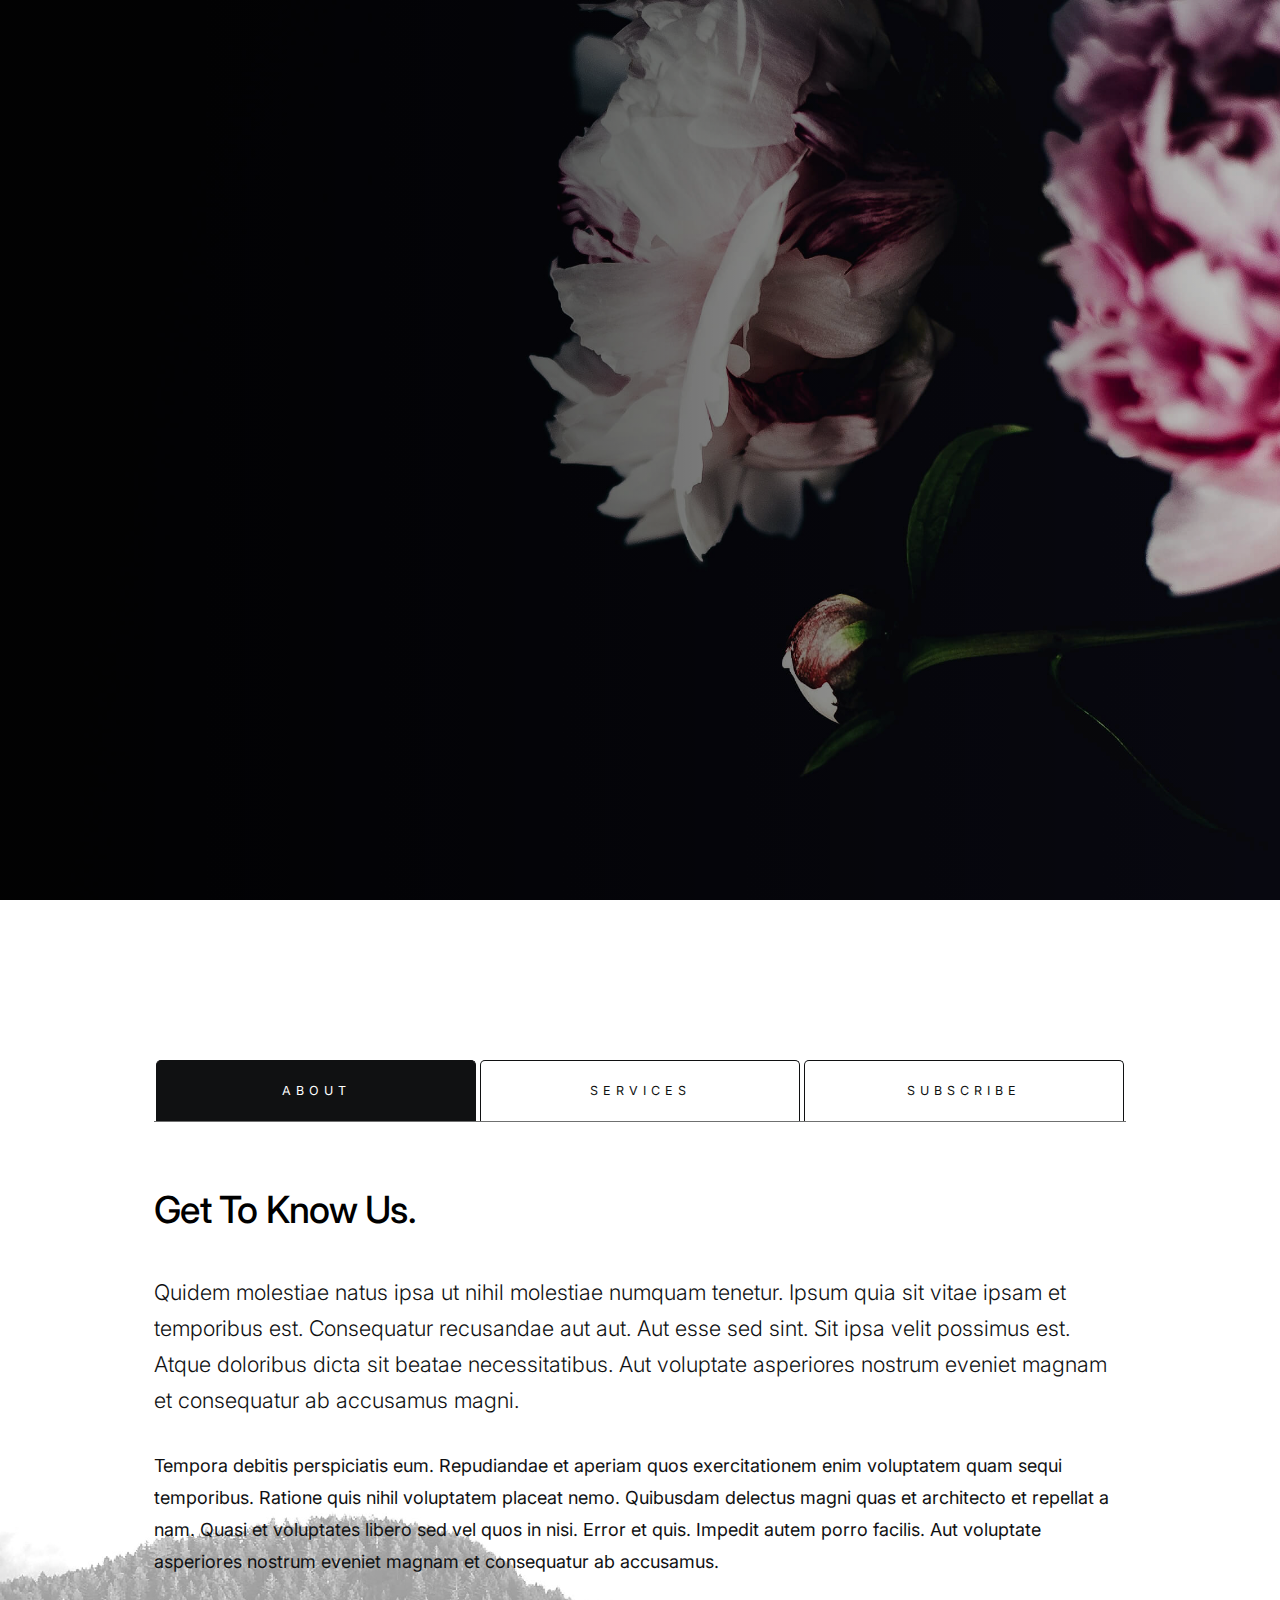
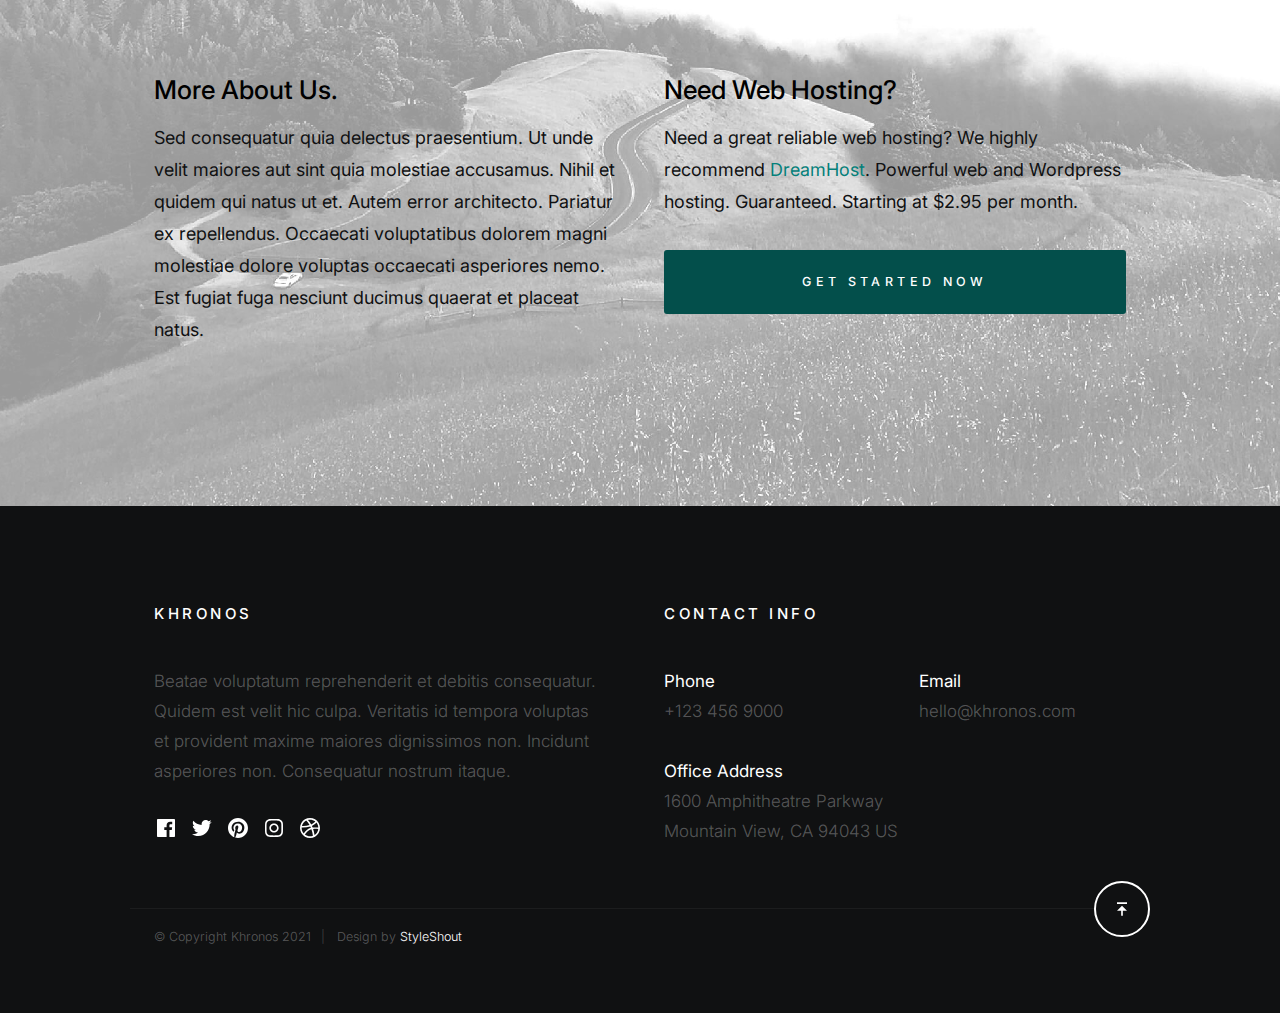
<file: Coming_Soon/index-static.html>
<!DOCTYPE html>
<html lang="en" class="no-js" >
<head>

    <!--- basic page needs
    ================================================== -->
    <meta charset="utf-8">
    <meta name="viewport" content="width=device-width, initial-scale=1">
    <title>Khronos 2.0 - Static</title>

    <script>
        document.documentElement.classList.remove('no-js');
        document.documentElement.classList.add('js');
    </script>

    <!-- CSS
    ================================================== -->
    <link rel="stylesheet" href="css/vendor.css">
    <link rel="stylesheet" href="css/styles.css">

    <!-- favicons
    ================================================== -->
    <link rel="apple-touch-icon" sizes="180x180" href="apple-touch-icon.png">
    <link rel="icon" type="image/png" sizes="32x32" href="favicon-32x32.png">
    <link rel="icon" type="image/png" sizes="16x16" href="favicon-16x16.png">
    <link rel="manifest" href="site.webmanifest">

</head>

<body id="top">


    <!-- preloader
    ================================================== -->
    <div id="preloader">
        <div id="loader"></div>
    </div>


    <!-- page wrap
    ================================================== -->
    <div class="s-pagewrap">


        <!-- # header
        ================================================== -->
        <header class="s-header">
            <div class="row s-header__content">

                <div class="s-header__logo">
                    <a class="logo" href="index-static.html">
                        <img src="images/logo.png" alt="Homepage">
                    </a>
                </div>
    
                <ul class="s-header__social">
                    <li>
                        <a href="">
                            <svg xmlns="http://www.w3.org/2000/svg" width="24" height="24" viewBox="0 0 24 24" style="fill:rgba(0, 0, 0, 1);transform:;-ms-filter:"><path d="M20,3H4C3.447,3,3,3.448,3,4v16c0,0.552,0.447,1,1,1h8.615v-6.96h-2.338v-2.725h2.338v-2c0-2.325,1.42-3.592,3.5-3.592 c0.699-0.002,1.399,0.034,2.095,0.107v2.42h-1.435c-1.128,0-1.348,0.538-1.348,1.325v1.735h2.697l-0.35,2.725h-2.348V21H20 c0.553,0,1-0.448,1-1V4C21,3.448,20.553,3,20,3z"></path></svg>
                            <span class="screen-reader-text">Facebook</span>
                        </a>
                    </li>
                    <li>
                        <a href="">
                            <svg xmlns="http://www.w3.org/2000/svg" width="24" height="24" viewBox="0 0 24 24" style="fill:rgba(0, 0, 0, 1);transform:;-ms-filter:"><path d="M19.633,7.997c0.013,0.175,0.013,0.349,0.013,0.523c0,5.325-4.053,11.461-11.46,11.461c-2.282,0-4.402-0.661-6.186-1.809 c0.324,0.037,0.636,0.05,0.973,0.05c1.883,0,3.616-0.636,5.001-1.721c-1.771-0.037-3.255-1.197-3.767-2.793 c0.249,0.037,0.499,0.062,0.761,0.062c0.361,0,0.724-0.05,1.061-0.137c-1.847-0.374-3.23-1.995-3.23-3.953v-0.05 c0.537,0.299,1.16,0.486,1.82,0.511C3.534,9.419,2.823,8.184,2.823,6.787c0-0.748,0.199-1.434,0.548-2.032 c1.983,2.443,4.964,4.04,8.306,4.215c-0.062-0.3-0.1-0.611-0.1-0.923c0-2.22,1.796-4.028,4.028-4.028 c1.16,0,2.207,0.486,2.943,1.272c0.91-0.175,1.782-0.512,2.556-0.973c-0.299,0.935-0.936,1.721-1.771,2.22 c0.811-0.088,1.597-0.312,2.319-0.624C21.104,6.712,20.419,7.423,19.633,7.997z"></path></svg>
                            <span class="screen-reader-text">Twitter</span>
                        </a>
                    </li>
                    <li>
                        <a href="">
                            <svg xmlns="http://www.w3.org/2000/svg" width="24" height="24" viewBox="0 0 24 24" style="fill:rgba(0, 0, 0, 1);transform:;-ms-filter:"><path d="M-111.052-244.992c-5.518,0-9.99,4.473-9.99,9.99c0,4.232,2.633,7.85,6.35,9.306 c-0.088-0.79-0.166-2.006,0.034-2.868c0.182-0.78,1.172-4.966,1.172-4.966s-0.299-0.599-0.299-1.484 c0-1.388,0.805-2.425,1.808-2.425c0.853,0,1.264,0.64,1.264,1.407c0,0.858-0.546,2.139-0.827,3.327 c-0.235,0.994,0.499,1.805,1.479,1.805c1.775,0,3.141-1.872,3.141-4.575c0-2.392-1.719-4.064-4.173-4.064 c-2.843,0-4.512,2.132-4.512,4.335c0,0.858,0.331,1.779,0.744,2.28c0.081,0.099,0.093,0.185,0.069,0.286 c-0.076,0.315-0.245,0.994-0.277,1.133c-0.044,0.183-0.145,0.222-0.335,0.134c-1.247-0.581-2.027-2.405-2.027-3.871 c0-3.151,2.289-6.045,6.601-6.045c3.466,0,6.159,2.469,6.159,5.77c0,3.444-2.171,6.213-5.184,6.213 c-1.013,0-1.964-0.525-2.29-1.146c0,0-0.501,1.907-0.623,2.374c-0.225,0.868-0.834,1.956-1.241,2.62 c0.935,0.289,1.928,0.445,2.958,0.445c5.517,0,9.99-4.473,9.99-9.99S-105.535-244.992-111.052-244.992" transform="translate(123.042 246.992)"></path></svg>
                            <span class="screen-reader-text">Pinterest</span>
                        </a>
                    </li>
                    <li>
                        <a href="">
                            <svg xmlns="http://www.w3.org/2000/svg" width="24" height="24" viewBox="0 0 24 24" style="fill:rgba(0, 0, 0, 1);transform:;-ms-filter:"><path d="M11.999,7.377c-2.554,0-4.623,2.07-4.623,4.623c0,2.554,2.069,4.624,4.623,4.624c2.552,0,4.623-2.07,4.623-4.624 C16.622,9.447,14.551,7.377,11.999,7.377L11.999,7.377z M11.999,15.004c-1.659,0-3.004-1.345-3.004-3.003 c0-1.659,1.345-3.003,3.004-3.003s3.002,1.344,3.002,3.003C15.001,13.659,13.658,15.004,11.999,15.004L11.999,15.004z"></path><circle cx="16.806" cy="7.207" r="1.078"></circle><path d="M20.533,6.111c-0.469-1.209-1.424-2.165-2.633-2.632c-0.699-0.263-1.438-0.404-2.186-0.42 c-0.963-0.042-1.268-0.054-3.71-0.054s-2.755,0-3.71,0.054C7.548,3.074,6.809,3.215,6.11,3.479C4.9,3.946,3.945,4.902,3.477,6.111 c-0.263,0.7-0.404,1.438-0.419,2.186c-0.043,0.962-0.056,1.267-0.056,3.71c0,2.442,0,2.753,0.056,3.71 c0.015,0.748,0.156,1.486,0.419,2.187c0.469,1.208,1.424,2.164,2.634,2.632c0.696,0.272,1.435,0.426,2.185,0.45 c0.963,0.042,1.268,0.055,3.71,0.055s2.755,0,3.71-0.055c0.747-0.015,1.486-0.157,2.186-0.419c1.209-0.469,2.164-1.424,2.633-2.633 c0.263-0.7,0.404-1.438,0.419-2.186c0.043-0.962,0.056-1.267,0.056-3.71s0-2.753-0.056-3.71C20.941,7.57,20.801,6.819,20.533,6.111z M19.315,15.643c-0.007,0.576-0.111,1.147-0.311,1.688c-0.305,0.787-0.926,1.409-1.712,1.711c-0.535,0.199-1.099,0.303-1.67,0.311 c-0.95,0.044-1.218,0.055-3.654,0.055c-2.438,0-2.687,0-3.655-0.055c-0.569-0.007-1.135-0.112-1.669-0.311 c-0.789-0.301-1.414-0.923-1.719-1.711c-0.196-0.534-0.302-1.099-0.311-1.669c-0.043-0.95-0.053-1.218-0.053-3.654 c0-2.437,0-2.686,0.053-3.655c0.007-0.576,0.111-1.146,0.311-1.687c0.305-0.789,0.93-1.41,1.719-1.712 c0.534-0.198,1.1-0.303,1.669-0.311c0.951-0.043,1.218-0.055,3.655-0.055c2.437,0,2.687,0,3.654,0.055 c0.571,0.007,1.135,0.112,1.67,0.311c0.786,0.303,1.407,0.925,1.712,1.712c0.196,0.534,0.302,1.099,0.311,1.669 c0.043,0.951,0.054,1.218,0.054,3.655c0,2.436,0,2.698-0.043,3.654H19.315z"></path></svg>
                            <span class="screen-reader-text">Instagram</span>
                        </a>
                    </li>
                    <li>
                        <a href="">
                            <svg xmlns="http://www.w3.org/2000/svg" width="24" height="24" viewBox="0 0 24 24" style="fill:rgba(0, 0, 0, 1);transform:;-ms-filter:"><path d="M20.66,6.98c-0.894-1.533-2.107-2.747-3.641-3.64C15.486,2.447,13.813,2,12,2S8.514,2.447,6.98,3.34 C5.447,4.233,4.233,5.447,3.34,6.98S2,10.187,2,12s0.446,3.487,1.34,5.02c0.894,1.534,2.107,2.747,3.641,3.64 C8.514,21.553,10.187,22,12,22s3.486-0.447,5.02-1.34c1.533-0.893,2.747-2.106,3.641-3.64C21.554,15.487,22,13.813,22,12 S21.554,8.513,20.66,6.98z M12,3.66c2,0,3.772,0.64,5.32,1.919c-0.92,1.174-2.286,2.14-4.1,2.9c-1.002-1.813-2.088-3.327-3.261-4.54 C10.641,3.753,11.319,3.66,12,3.66z M5.51,6.8c0.754-0.947,1.656-1.686,2.711-2.22c1.212,1.201,2.325,2.7,3.34,4.5 c-2,0.6-4.114,0.9-6.341,0.9c-0.573,0-1.006-0.013-1.3-0.04C4.227,8.793,4.757,7.747,5.51,6.8z M3.66,12 c0-0.054,0.003-0.12,0.01-0.2c0.007-0.08,0.01-0.146,0.01-0.2c0.254,0.014,0.641,0.02,1.161,0.02c2.666,0,5.146-0.367,7.439-1.1 c0.187,0.373,0.381,0.793,0.58,1.26c-1.32,0.293-2.674,1.006-4.061,2.14S6.4,16.247,5.76,17.5C4.36,15.913,3.66,14.08,3.66,12z M12,20.34c-1.894,0-3.594-0.587-5.101-1.759C7.5,17.394,8.423,16.259,9.67,15.18c1.246-1.08,2.483-1.753,3.71-2.02 c0.772,2.133,1.293,4.339,1.56,6.62C13.966,20.153,12.986,20.34,12,20.34z M19.08,16.38c-0.666,1.066-1.526,1.94-2.58,2.621 c-0.24-2.08-0.7-4.107-1.379-6.081c0.932-0.066,1.765-0.1,2.5-0.1c0.799,0,1.686,0.034,2.659,0.1 C20.146,14.16,19.746,15.313,19.08,16.38z M17.84,11.38c-1.16,0-2.233,0.047-3.22,0.14c-0.254-0.653-0.48-1.193-0.68-1.62 c2.066-0.906,3.532-2.006,4.399-3.3c1.2,1.414,1.854,3.027,1.96,4.84C19.487,11.4,18.667,11.38,17.84,11.38z"></path></svg>
                            <span class="screen-reader-text">Dribbble</span>
                        </a>
                    </li>
                </ul>

            </div> <!-- end s-header__content -->
        </header> <!-- end s-header -->


        <!-- # intro 
        ================================================== -->
        <section id="intro" class="s-intro">

            <div class="s-intro__bg"></div>

            <div class="row s-intro__content">
                <div class="column lg-12">
                    
                    <div class="counter">
                        <div class="counter__time">
                            <span class="ss-days">365</span>
                            <span>days</span>
                        </div>
                        <div class="counter__time">
                            <span class="ss-hours">01</span>
                            <span>hours</span>
                        </div>
                        <div class="counter__time minutes">
                            <span class="ss-minutes">01</span>
                            <span>mins</span>
                        </div>
                        <div class="counter__time">
                            <span class="ss-seconds">55</span>
                            <span>secs</span>
                        </div>
                    </div>  <!-- end counter -->

                    <div class="s-intro__content-bottom">
                        <h1 class="s-intro__content-title">Our site is launching soon.</h1>
                        <p>
                        Khronos is a modern and stylish free html website <br>
                        template created for launching your future awesome <br>
                        products and services. 
                        </p>
                    </div>

                </div>

                <div class="s-intro__scroll">
                    <p class="scroll-text">Scroll For More</p>
                    <a href="#info" class="smoothscroll">
                        <div class="mouse"></div>
                    </a>
                    <div class="end-top"></div>
                </div> <!-- end s-intro__scroll -->

            </div> <!-- intro__content -->

        </section> <!-- end s-intro -->


        <!-- # info
        ================================================== -->
        <section id="info" class="s-info">

            <div class="s-info__bg"></div>

            <div class="row">
                <div class="column lg-12">

                    <nav class="tab-nav">
                        <ul class="tab-nav__list"> 
                            <li class="active" data-id="tab-about">
                                <a href="#tab-about">
                                    About
                                </a>
                            </li>
                            <li>
                                <a href="#tab-services">
                                    Services
                                </a>
                            </li>
                            <li>
                                <a href="#tab-contact">
                                    Subscribe
                                </a>
                            </li>
                        </ul>
                    </nav> <!-- end tab-nav -->
        
                    <div class="tab-content">
        
                        <!-- 01 - tab about -->
                        <div id="tab-about" class='tab-content__item'>
        
                            <div class="row tab-content__item-header">
                                <div class="column">
                                    <h2>Get To Know Us.</h2>
                                </div>
                            </div>
        
                            <div class="row">
                                <div class="column">
                                    <p class="lead">
                                    Quidem molestiae natus ipsa ut nihil molestiae numquam tenetur. Ipsum quia 
                                    sit vitae ipsam et temporibus est. Consequatur recusandae aut aut. Aut esse 
                                    sed sint. Sit ipsa velit possimus est. Atque doloribus dicta sit beatae 
                                    necessitatibus. Aut voluptate asperiores nostrum eveniet magnam et consequatur 
                                    ab accusamus magni.
                                    </p>
        
                                    <p>
                                    Tempora debitis perspiciatis eum. Repudiandae et aperiam quos exercitationem 
                                    enim voluptatem quam sequi temporibus. Ratione quis nihil voluptatem placeat 
                                    nemo. Quibusdam delectus magni quas et architecto et repellat a nam.
                                    Quasi et voluptates libero sed vel quos in nisi. Error et quis. Impedit autem 
                                    porro facilis. Aut voluptate asperiores nostrum eveniet magnam et consequatur 
                                    ab accusamus.
                                    </p>
        
                                    <div class="row">
                                        <div class="column lg-6 tab-12">
                                            <h4>More About Us.</h4>
                                            <p>
                                            Sed consequatur quia delectus praesentium. Ut unde velit maiores aut sint 
                                            quia molestiae accusamus. Nihil et quidem qui natus ut et. Autem error 
                                            architecto. Pariatur ex repellendus. Occaecati voluptatibus dolorem magni 
                                            molestiae dolore voluptas occaecati asperiores nemo. Est fugiat fuga nesciunt 
                                            ducimus quaerat et placeat natus.
                                            </p>
                                        </div>
                                        <div class="column lg-6 tab-12">
                                            <h4>Need Web Hosting?</h4>
                                            <p>
                                            Need a great reliable web hosting?
                                            We highly recommend <a href="https://www.dreamhost.com/r.cgi?287326">DreamHost</a>.
                                            Powerful web and Wordpress hosting. Guaranteed. Starting at $2.95 per month.
                                            </p>
                                            <a href="https://www.dreamhost.com/r.cgi?287326" class="btn btn--primary u-fullwidth">Get Started Now</a>
                                        </div>
                                    </div>
                                </div>
                            </div>
                            
                        </div> <!-- end 01 - tab about -->
        
                        <!-- 02 - tab services -->
                        <div id="tab-services" class='tab-content__item'>
        
                            <div class="row tab-content__item-header">
                                <div class="column">
                                    <h2>What We Do.</h2>
                                </div>
                            </div>
        
                            <div class="row">
                                <div class="column">
                                    <p class="lead">
                                    Sit ut cum molestiae. Dolore ducimus qui quasi. Fugiat consequatur sit vel illum vel et 
                                    a delectus. Vel sequi vitae voluptatem perspiciatis eligendi. Voluptatibus optio natus 
                                    asperiores est commodi amet quia architecto. Dolores necessitatibus et. Voluptatibus 
                                    optio natus asperiores est commodi amet quia architecto. Dolores necessitatibus et.
                                    </p>
                                </div>
                            </div>
        
                            <div class="row services-list block-lg-one-half block-md-one-half block-tab-whole">
        
                                <div class="column services-list__item">
                                    <div class="services-list__item-icon">
                                        <svg xmlns="http://www.w3.org/2000/svg" width="24" height="24" viewBox="0 0 24 24" style="fill:rgba(0, 0, 0, 1);transform:;-ms-filter:"><path d="M12,6c-3.309,0-6,2.691-6,6s2.691,6,6,6s6-2.691,6-6S15.309,6,12,6z M12,16c-2.206,0-4-1.794-4-4s1.794-4,4-4s4,1.794,4,4 S14.206,16,12,16z"></path><path d="M12,2C6.579,2,2,6.579,2,12s4.579,10,10,10s10-4.579,10-10S17.421,2,12,2z M12,20c-4.337,0-8-3.663-8-8s3.663-8,8-8 s8,3.663,8,8S16.337,20,12,20z"></path><path d="M12,10c-1.081,0-2,0.919-2,2s0.919,2,2,2s2-0.919,2-2S13.081,10,12,10z"></path></svg>
                                    </div>
                                    <div class="services-list__item-content">
                                        <h4 class="item-title">Brand Identity</h4>
                                        <p>
                                        Sit ut cum molestiae. Dolore ducimus qui quasi. Fugiat consequatur sit vel illum vel et 
                                        a delectus. Vel sequi vitae voluptatem perspiciatis eligendi. Voluptatibus optio natus 
                                        asperiores est commodi amet quia architecto. Dolores necessitatibus et.
                                        </p>
                                    </div>
                                </div>
                    
                                <div class="column services-list__item">
                                    <div class="services-list__item-icon">
                                        <svg xmlns="http://www.w3.org/2000/svg" width="24" height="24" viewBox="0 0 24 24" style="fill:rgba(0, 0, 0, 1);transform:;-ms-filter:"><path d="M18.277,8C18.624,8.596,19.262,9,20,9c1.104,0,2-0.896,2-2s-0.896-2-2-2c-0.738,0-1.376,0.404-1.723,1H16V4 c0-0.553-0.447-1-1-1H9C8.448,3,8,3.447,8,4v2H5.723C5.376,5.404,4.738,5,4,5C2.896,5,2,5.896,2,7s0.896,2,2,2 c0.738,0,1.376-0.404,1.723-1H8v0.369C5.133,9.84,4.318,12.534,4.091,14H3c-0.552,0-1,0.447-1,1v4c0,0.553,0.448,1,1,1h4 c0.552,0,1-0.447,1-1v-4c0-0.553-0.448-1-1-1H6.123c0.197-0.959,0.718-2.406,2.085-3.418C8.391,10.829,8.669,11,9,11h6 c0.331,0,0.61-0.171,0.792-0.419c1.373,1.013,1.895,2.458,2.089,3.419H17c-0.553,0-1,0.447-1,1v4c0,0.553,0.447,1,1,1h4 c0.553,0,1-0.447,1-1v-4c0-0.553-0.447-1-1-1h-1.092C19.681,12.534,18.866,9.839,16,8.368V8H18.277z M6,18H4v-2h2V18z M20,18h-2v-2 h2V18z M14,9h-4V8V6V5h4V9z"></path></svg>
                                    </div>
                                    <div class="services-list__item-content">
                                        <h4 class="item-title">Illustration</h4>
                                        <p>
                                        Sit ut cum molestiae. Dolore ducimus qui quasi. Fugiat consequatur sit vel illum vel et 
                                        a delectus. Vel sequi vitae voluptatem perspiciatis eligendi. Voluptatibus optio natus 
                                        asperiores est commodi amet quia architecto. Dolores necessitatibus et.
                                        </p>
                                    </div>
                                </div>
                    
                                <div class="column services-list__item">
                                    <div class="services-list__item-icon">
                                        <svg xmlns="http://www.w3.org/2000/svg" width="24" height="24" viewBox="0 0 24 24" style="fill:rgba(0, 0, 0, 1);transform:;-ms-filter:"><path d="M19,3H5C3.897,3,3,3.897,3,5v14c0,1.103,0.897,2,2,2h14c1.103,0,2-0.897,2-2V5C21,3.897,20.103,3,19,3z M19,5l0.001,4H15h-2 H5V5H19z M5,11h8v8H5V11z M15,19v-8h4.001l0.001,8H15z"></path></svg>
                                    </div>
                                    <div class="services-list__item-content">
                                        <h4 class="item-title">Web Design</h4>
                                        <p>
                                        Sit ut cum molestiae. Dolore ducimus qui quasi. Fugiat consequatur sit vel illum vel et 
                                        a delectus. Vel sequi vitae voluptatem perspiciatis eligendi. Voluptatibus optio natus 
                                        asperiores est commodi amet quia architecto. Dolores necessitatibus et.
                                        </p>
                                    </div>
                                </div>
                    
                                <div class="column services-list__item">
                                    <div class="services-list__item-icon">
                                        <svg xmlns="http://www.w3.org/2000/svg" width="24" height="24" viewBox="0 0 24 24" style="fill:rgba(0, 0, 0, 1);transform:;-ms-filter:"><path d="M20,3H4C2.897,3,2,3.897,2,5v11c0,1.103,0.897,2,2,2h4l-1.8,2.4l1.6,1.2l2.7-3.6h3l2.7,3.6l1.6-1.2L16,18h4 c1.103,0,2-0.897,2-2V5C22,3.897,21.103,3,20,3z M4,16V5h16l0.001,11H4z"></path><path d="M6 12H10V14H6z"></path></svg>
                                    </div>
                                    <div class="services-list__item-content">
                                        <h4 class="item-title">Product Strategy</h4>
                                        <p>
                                        Sit ut cum molestiae. Dolore ducimus qui quasi. Fugiat consequatur sit vel illum vel et 
                                        a delectus. Vel sequi vitae voluptatem perspiciatis eligendi. Voluptatibus optio natus 
                                        asperiores est commodi amet quia architecto. Dolores necessitatibus et.
                                        </p>
                                    </div>
                                </div>
                    
                                <div class="column services-list__item">
                                    <div class="services-list__item-icon">
                                        <svg xmlns="http://www.w3.org/2000/svg" width="24" height="24" viewBox="0 0 24 24" style="fill:rgba(0, 0, 0, 1);transform:;-ms-filter:"><path d="M20,3H7C5.897,3,5,3.897,5,5v2H4C2.897,7,2,7.897,2,9v10c0,1.103,0.897,2,2,2h6c1.103,0,2-0.897,2-2h8c1.103,0,2-0.897,2-2 V5C22,3.897,21.103,3,20,3z M9.997,19H4V9h2h4L9.997,19z M19.997,17H12V9c0-1.103-0.897-2-2-2H7V5h13L19.997,17z"></path></svg>
                                    </div>
                                    <div class="services-list__item-content">
                                        <h4 class="item-title">UI/UX Design</h4>
                                        <p>
                                        Sit ut cum molestiae. Dolore ducimus qui quasi. Fugiat consequatur sit vel illum vel et 
                                        a delectus. Vel sequi vitae voluptatem perspiciatis eligendi. Voluptatibus optio natus 
                                        asperiores est commodi amet quia architecto. Dolores necessitatibus et.
                                        </p>
                                    </div>
                                </div>
                    
                                <div class="column services-list__item">
                                    <div class="services-list__item-icon">
                                        <svg xmlns="http://www.w3.org/2000/svg" width="24" height="24" viewBox="0 0 24 24" style="fill:rgba(0, 0, 0, 1);transform:;-ms-filter:"><path d="M5,22h14c1.103,0,2-0.897,2-2V9c0-0.553-0.447-1-1-1h-3V7c0-2.757-2.243-5-5-5S7,4.243,7,7v1H4C3.447,8,3,8.447,3,9v11 C3,21.103,3.897,22,5,22z M9,7c0-1.654,1.346-3,3-3s3,1.346,3,3v1H9V7z M5,10h2v2h2v-2h6v2h2v-2h2l0.002,10H5V10z"></path></svg>
                                    </div>
                                    <div class="services-list__item-content">
                                        <h4 class="item-title">E-Commerce</h4>
                                        <p>
                                        Sit ut cum molestiae. Dolore ducimus qui quasi. Fugiat consequatur sit vel illum vel et 
                                        a delectus. Vel sequi vitae voluptatem perspiciatis eligendi. Voluptatibus optio natus 
                                        asperiores est commodi amet quia architecto. Dolores necessitatibus et.
                                        </p>
                                    </div>
                                </div>
                    
                            </div> <!-- end services-list -->
                            
                        </div> <!-- end 02 - tab services -->
        
                        <!-- 03 - tab contact -->
                        <div id="tab-contact" class="tab-content__item">
        
                            <div class="row tab-content__item-header">
                                <div class="column">
                                    <h2>Subscribe To Our Newsletter.</h2>
                                </div>
                            </div>
        
                            <div class="row">
                                <div class="column">
                                    
                                    <p class="lead">
                                    Voluptates laborum eum quas. Pariatur impedit sit veniam est 
                                    et quasi voluptas voluptatem. Cumque hic enim perferendis 
                                    amet odit in molestias debitis. Facere nulla qui pariatur 
                                    quasi mollitia et. Et dolorem dolorum quo in sit architecto.
                                    </p>

                                    <p>
                                    Sit ut cum molestiae. Dolore ducimus qui quasi. Fugiat consequatur sit vel illum vel et 
                                    a delectus. Vel sequi vitae voluptatem perspiciatis eligendi. Voluptatibus optio natus 
                                    asperiores est commodi amet quia architecto. Dolores necessitatibus et.
                                    </p>

                                    <form id="mc-form" class="mc-form">
                                        <input type="email" name="EMAIL" id="mce-EMAIL" class="u-fullwidth text-center" placeholder="Email Address" title="The domain portion of the email address is invalid (the portion after the @)." pattern="^([^\x00-\x20\x22\x28\x29\x2c\x2e\x3a-\x3c\x3e\x40\x5b-\x5d\x7f-\xff]+|\x22([^\x0d\x22\x5c\x80-\xff]|\x5c[\x00-\x7f])*\x22)(\x2e([^\x00-\x20\x22\x28\x29\x2c\x2e\x3a-\x3c\x3e\x40\x5b-\x5d\x7f-\xff]+|\x22([^\x0d\x22\x5c\x80-\xff]|\x5c[\x00-\x7f])*\x22))*\x40([^\x00-\x20\x22\x28\x29\x2c\x2e\x3a-\x3c\x3e\x40\x5b-\x5d\x7f-\xff]+|\x5b([^\x0d\x5b-\x5d\x80-\xff]|\x5c[\x00-\x7f])*\x5d)(\x2e([^\x00-\x20\x22\x28\x29\x2c\x2e\x3a-\x3c\x3e\x40\x5b-\x5d\x7f-\xff]+|\x5b([^\x0d\x5b-\x5d\x80-\xff]|\x5c[\x00-\x7f])*\x5d))*(\.\w{2,})+$" required>
                                        <input type="submit" name="subscribe" value="Subscribe" class="btn--small btn--primary u-fullwidth">
                                        <!-- <div style="position: absolute; left: -5000px;" aria-hidden="true"><input type="text" name="b_cdb7b577e41181934ed6a6a44_9a91cfe7b3" tabindex="-1" value=""></div> -->
                                        <div class="mc-status"></div>
                                    </form>
        
                                </div>
                            </div>
                            
                        </div> <!-- end 03 - tab contact -->
        
                    </div> <!-- end tab content -->

                </div> <!-- end column -->
            </div> <!-- end row -->

        </section> <!-- end s-info -->


        <!-- # footer
        ================================================== -->
        <footer class="s-footer">

            <div class="row s-footer__top">

                <div class="column lg-6 stack-on-700 s-footer__block s-footer__info">

                    <h4 class="h6">Khronos</h4>
                    
                    <p class="desc">
                    Beatae voluptatum reprehenderit et debitis consequatur. Quidem est velit hic culpa. 
                    Veritatis id tempora voluptas et provident maxime maiores dignissimos non. Incidunt 
                    asperiores non. Consequatur nostrum itaque.
                    </p>

                    <ul class="s-footer__social">
                        <li>
                            <a href="">
                                <svg xmlns="http://www.w3.org/2000/svg" width="24" height="24" viewBox="0 0 24 24" style="fill:rgba(0, 0, 0, 1);transform:;-ms-filter:"><path d="M20,3H4C3.447,3,3,3.448,3,4v16c0,0.552,0.447,1,1,1h8.615v-6.96h-2.338v-2.725h2.338v-2c0-2.325,1.42-3.592,3.5-3.592 c0.699-0.002,1.399,0.034,2.095,0.107v2.42h-1.435c-1.128,0-1.348,0.538-1.348,1.325v1.735h2.697l-0.35,2.725h-2.348V21H20 c0.553,0,1-0.448,1-1V4C21,3.448,20.553,3,20,3z"></path></svg>
                                <span class="screen-reader-text">Facebook</span>
                            </a>
                        </li>
                        <li>
                            <a href="">
                                <svg xmlns="http://www.w3.org/2000/svg" width="24" height="24" viewBox="0 0 24 24" style="fill:rgba(0, 0, 0, 1);transform:;-ms-filter:"><path d="M19.633,7.997c0.013,0.175,0.013,0.349,0.013,0.523c0,5.325-4.053,11.461-11.46,11.461c-2.282,0-4.402-0.661-6.186-1.809 c0.324,0.037,0.636,0.05,0.973,0.05c1.883,0,3.616-0.636,5.001-1.721c-1.771-0.037-3.255-1.197-3.767-2.793 c0.249,0.037,0.499,0.062,0.761,0.062c0.361,0,0.724-0.05,1.061-0.137c-1.847-0.374-3.23-1.995-3.23-3.953v-0.05 c0.537,0.299,1.16,0.486,1.82,0.511C3.534,9.419,2.823,8.184,2.823,6.787c0-0.748,0.199-1.434,0.548-2.032 c1.983,2.443,4.964,4.04,8.306,4.215c-0.062-0.3-0.1-0.611-0.1-0.923c0-2.22,1.796-4.028,4.028-4.028 c1.16,0,2.207,0.486,2.943,1.272c0.91-0.175,1.782-0.512,2.556-0.973c-0.299,0.935-0.936,1.721-1.771,2.22 c0.811-0.088,1.597-0.312,2.319-0.624C21.104,6.712,20.419,7.423,19.633,7.997z"></path></svg>
                                <span class="screen-reader-text">Twitter</span>
                            </a>
                        </li>
                        <li>
                            <a href="">
                                <svg xmlns="http://www.w3.org/2000/svg" width="24" height="24" viewBox="0 0 24 24" style="fill:rgba(0, 0, 0, 1);transform:;-ms-filter:"><path d="M-111.052-244.992c-5.518,0-9.99,4.473-9.99,9.99c0,4.232,2.633,7.85,6.35,9.306 c-0.088-0.79-0.166-2.006,0.034-2.868c0.182-0.78,1.172-4.966,1.172-4.966s-0.299-0.599-0.299-1.484 c0-1.388,0.805-2.425,1.808-2.425c0.853,0,1.264,0.64,1.264,1.407c0,0.858-0.546,2.139-0.827,3.327 c-0.235,0.994,0.499,1.805,1.479,1.805c1.775,0,3.141-1.872,3.141-4.575c0-2.392-1.719-4.064-4.173-4.064 c-2.843,0-4.512,2.132-4.512,4.335c0,0.858,0.331,1.779,0.744,2.28c0.081,0.099,0.093,0.185,0.069,0.286 c-0.076,0.315-0.245,0.994-0.277,1.133c-0.044,0.183-0.145,0.222-0.335,0.134c-1.247-0.581-2.027-2.405-2.027-3.871 c0-3.151,2.289-6.045,6.601-6.045c3.466,0,6.159,2.469,6.159,5.77c0,3.444-2.171,6.213-5.184,6.213 c-1.013,0-1.964-0.525-2.29-1.146c0,0-0.501,1.907-0.623,2.374c-0.225,0.868-0.834,1.956-1.241,2.62 c0.935,0.289,1.928,0.445,2.958,0.445c5.517,0,9.99-4.473,9.99-9.99S-105.535-244.992-111.052-244.992" transform="translate(123.042 246.992)"></path></svg>
                                <span class="screen-reader-text">Pinterest</span>
                            </a>
                        </li>
                        <li>
                            <a href="">
                                <svg xmlns="http://www.w3.org/2000/svg" width="24" height="24" viewBox="0 0 24 24" style="fill:rgba(0, 0, 0, 1);transform:;-ms-filter:"><path d="M11.999,7.377c-2.554,0-4.623,2.07-4.623,4.623c0,2.554,2.069,4.624,4.623,4.624c2.552,0,4.623-2.07,4.623-4.624 C16.622,9.447,14.551,7.377,11.999,7.377L11.999,7.377z M11.999,15.004c-1.659,0-3.004-1.345-3.004-3.003 c0-1.659,1.345-3.003,3.004-3.003s3.002,1.344,3.002,3.003C15.001,13.659,13.658,15.004,11.999,15.004L11.999,15.004z"></path><circle cx="16.806" cy="7.207" r="1.078"></circle><path d="M20.533,6.111c-0.469-1.209-1.424-2.165-2.633-2.632c-0.699-0.263-1.438-0.404-2.186-0.42 c-0.963-0.042-1.268-0.054-3.71-0.054s-2.755,0-3.71,0.054C7.548,3.074,6.809,3.215,6.11,3.479C4.9,3.946,3.945,4.902,3.477,6.111 c-0.263,0.7-0.404,1.438-0.419,2.186c-0.043,0.962-0.056,1.267-0.056,3.71c0,2.442,0,2.753,0.056,3.71 c0.015,0.748,0.156,1.486,0.419,2.187c0.469,1.208,1.424,2.164,2.634,2.632c0.696,0.272,1.435,0.426,2.185,0.45 c0.963,0.042,1.268,0.055,3.71,0.055s2.755,0,3.71-0.055c0.747-0.015,1.486-0.157,2.186-0.419c1.209-0.469,2.164-1.424,2.633-2.633 c0.263-0.7,0.404-1.438,0.419-2.186c0.043-0.962,0.056-1.267,0.056-3.71s0-2.753-0.056-3.71C20.941,7.57,20.801,6.819,20.533,6.111z M19.315,15.643c-0.007,0.576-0.111,1.147-0.311,1.688c-0.305,0.787-0.926,1.409-1.712,1.711c-0.535,0.199-1.099,0.303-1.67,0.311 c-0.95,0.044-1.218,0.055-3.654,0.055c-2.438,0-2.687,0-3.655-0.055c-0.569-0.007-1.135-0.112-1.669-0.311 c-0.789-0.301-1.414-0.923-1.719-1.711c-0.196-0.534-0.302-1.099-0.311-1.669c-0.043-0.95-0.053-1.218-0.053-3.654 c0-2.437,0-2.686,0.053-3.655c0.007-0.576,0.111-1.146,0.311-1.687c0.305-0.789,0.93-1.41,1.719-1.712 c0.534-0.198,1.1-0.303,1.669-0.311c0.951-0.043,1.218-0.055,3.655-0.055c2.437,0,2.687,0,3.654,0.055 c0.571,0.007,1.135,0.112,1.67,0.311c0.786,0.303,1.407,0.925,1.712,1.712c0.196,0.534,0.302,1.099,0.311,1.669 c0.043,0.951,0.054,1.218,0.054,3.655c0,2.436,0,2.698-0.043,3.654H19.315z"></path></svg>
                                <span class="screen-reader-text">Instagram</span>
                            </a>
                        </li>
                        <li>
                            <a href="">
                                <svg xmlns="http://www.w3.org/2000/svg" width="24" height="24" viewBox="0 0 24 24" style="fill:rgba(0, 0, 0, 1);transform:;-ms-filter:"><path d="M20.66,6.98c-0.894-1.533-2.107-2.747-3.641-3.64C15.486,2.447,13.813,2,12,2S8.514,2.447,6.98,3.34 C5.447,4.233,4.233,5.447,3.34,6.98S2,10.187,2,12s0.446,3.487,1.34,5.02c0.894,1.534,2.107,2.747,3.641,3.64 C8.514,21.553,10.187,22,12,22s3.486-0.447,5.02-1.34c1.533-0.893,2.747-2.106,3.641-3.64C21.554,15.487,22,13.813,22,12 S21.554,8.513,20.66,6.98z M12,3.66c2,0,3.772,0.64,5.32,1.919c-0.92,1.174-2.286,2.14-4.1,2.9c-1.002-1.813-2.088-3.327-3.261-4.54 C10.641,3.753,11.319,3.66,12,3.66z M5.51,6.8c0.754-0.947,1.656-1.686,2.711-2.22c1.212,1.201,2.325,2.7,3.34,4.5 c-2,0.6-4.114,0.9-6.341,0.9c-0.573,0-1.006-0.013-1.3-0.04C4.227,8.793,4.757,7.747,5.51,6.8z M3.66,12 c0-0.054,0.003-0.12,0.01-0.2c0.007-0.08,0.01-0.146,0.01-0.2c0.254,0.014,0.641,0.02,1.161,0.02c2.666,0,5.146-0.367,7.439-1.1 c0.187,0.373,0.381,0.793,0.58,1.26c-1.32,0.293-2.674,1.006-4.061,2.14S6.4,16.247,5.76,17.5C4.36,15.913,3.66,14.08,3.66,12z M12,20.34c-1.894,0-3.594-0.587-5.101-1.759C7.5,17.394,8.423,16.259,9.67,15.18c1.246-1.08,2.483-1.753,3.71-2.02 c0.772,2.133,1.293,4.339,1.56,6.62C13.966,20.153,12.986,20.34,12,20.34z M19.08,16.38c-0.666,1.066-1.526,1.94-2.58,2.621 c-0.24-2.08-0.7-4.107-1.379-6.081c0.932-0.066,1.765-0.1,2.5-0.1c0.799,0,1.686,0.034,2.659,0.1 C20.146,14.16,19.746,15.313,19.08,16.38z M17.84,11.38c-1.16,0-2.233,0.047-3.22,0.14c-0.254-0.653-0.48-1.193-0.68-1.62 c2.066-0.906,3.532-2.006,4.399-3.3c1.2,1.414,1.854,3.027,1.96,4.84C19.487,11.4,18.667,11.38,17.84,11.38z"></path></svg>
                                <span class="screen-reader-text">Dribbble</span>
                            </a>
                        </li>
                    </ul>

                </div> <!-- end s-footer__info -->

                <div class="column lg-6 stack-on-700 s-footer__block s-footer__contact">

                    <h4 class="h6">Contact Info</h4>

                    <div class="row">
                        <div class="column lg-6 stack-on-1000">
                            <p>
                            <strong>Phone</strong> <br>
                            <a href="tel:123-456-9000">+123 456 9000</a>
                            </p>
                        </div>
                        <div class="column lg-6 stack-on-1000">
                            <p>
                            <strong>Email</strong> <br>
                            <a href="mailto:#0">hello@khronos.com</a>
                            </p>
                        </div>
                    </div>

                    <p>
                    <strong>Office Address</strong> <br>
                    1600 Amphitheatre Parkway <br>
                    Mountain View, CA
                    94043 US <br>
                    </p>

                </div> <!-- end s-footer__contact -->

            </div> <!-- end s-footer__top -->

            <div class="row s-footer__bottom">
                <div class="column lg-12">
                    <div class="ss-copyright">
                        <span>© Copyright Khronos 2021</span> 
                        <span>Design by <a href="https://www.styleshout.com/">StyleShout</a></span>
                    </div>
                </div>

                <div class="ss-go-top">
                    <a class="smoothscroll" title="Back to Top" href="#top">
                        <svg xmlns="http://www.w3.org/2000/svg" width="24" height="24" viewBox="0 0 24 24" style="fill:rgba(0, 0, 0, 1);transform:;-ms-filter:"><path d="M6 4H18V6H6zM11 14L11 20 13 20 13 14 18 14 12 8 6 14z"></path></svg>
                     </a>
                </div>
            </div> <!--end s-footer__bottom -->

        </footer> <!--end s-footer -->

    </div> <!-- end pagewrap -->


    <!-- Java Script
    ================================================== -->
    <script src="js/plugins.js"></script>
    <script src="js/main.js"></script>

</body>
</html>
</file>
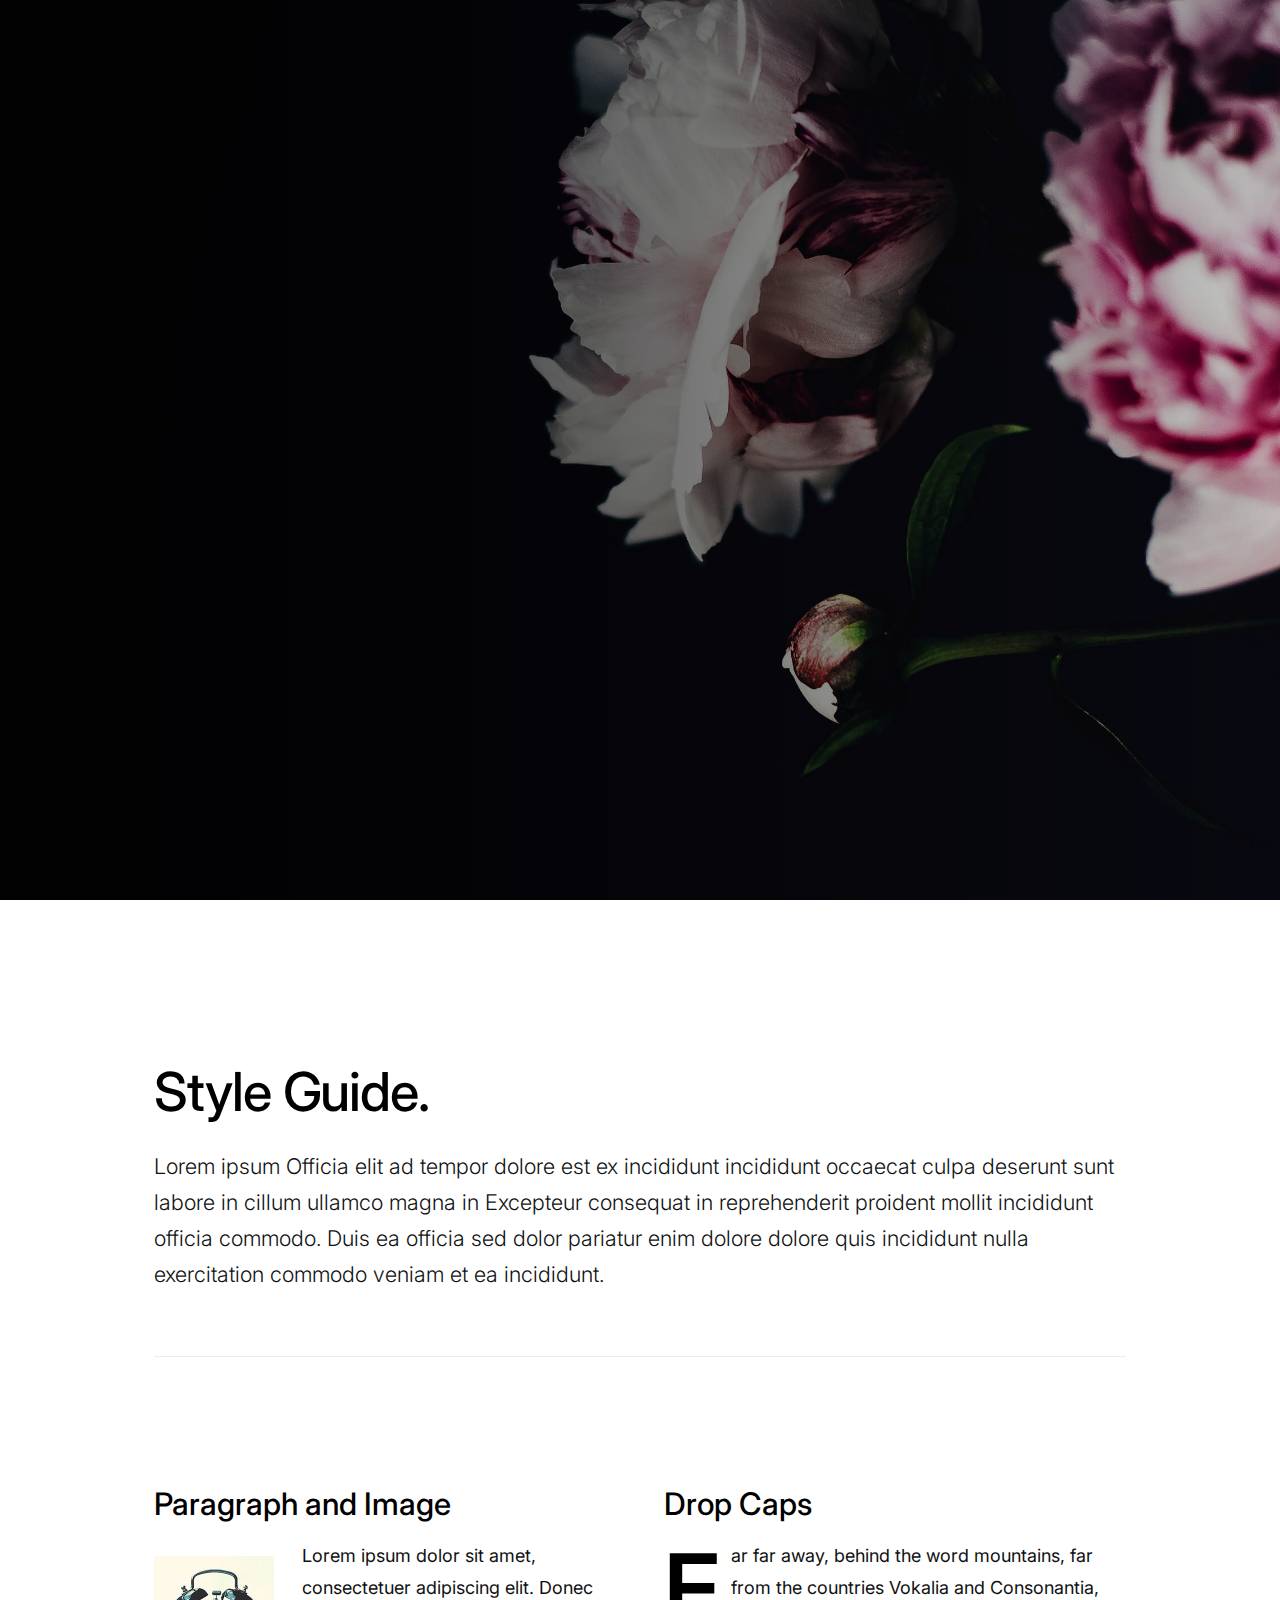
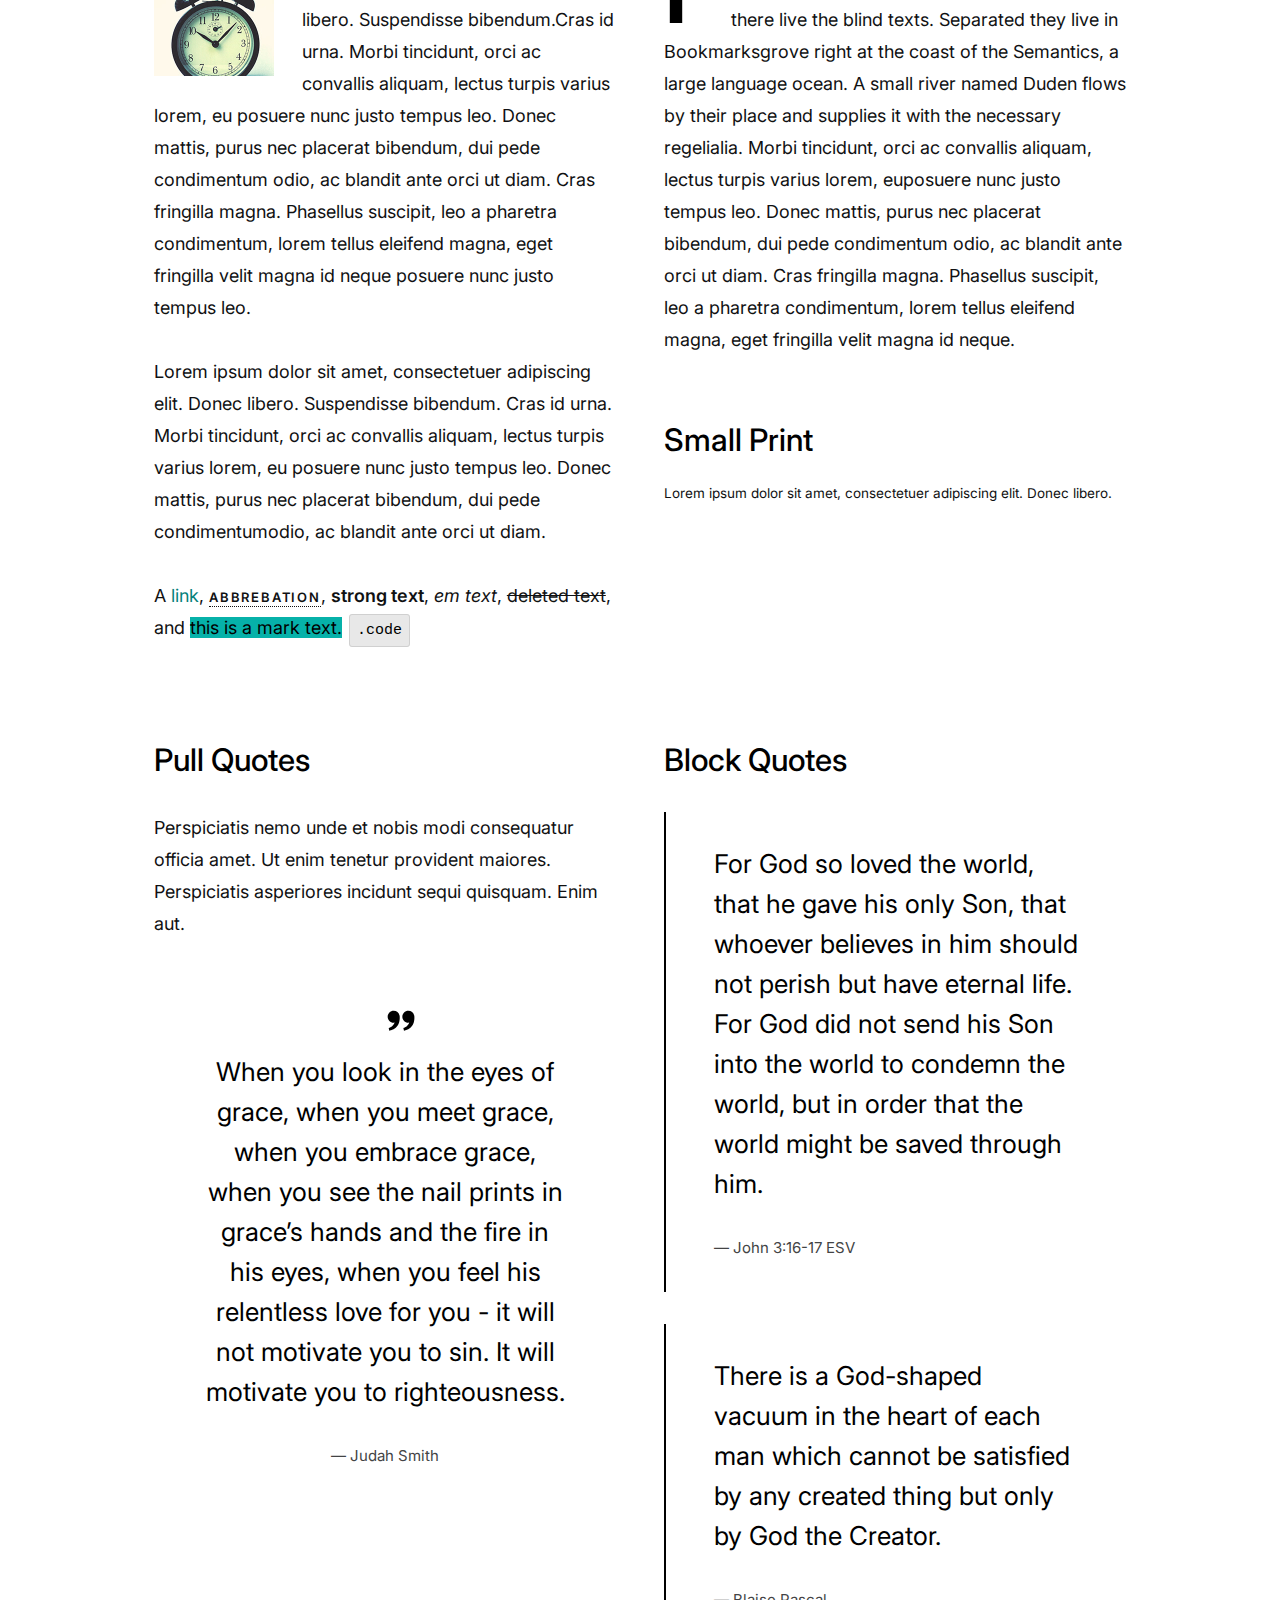
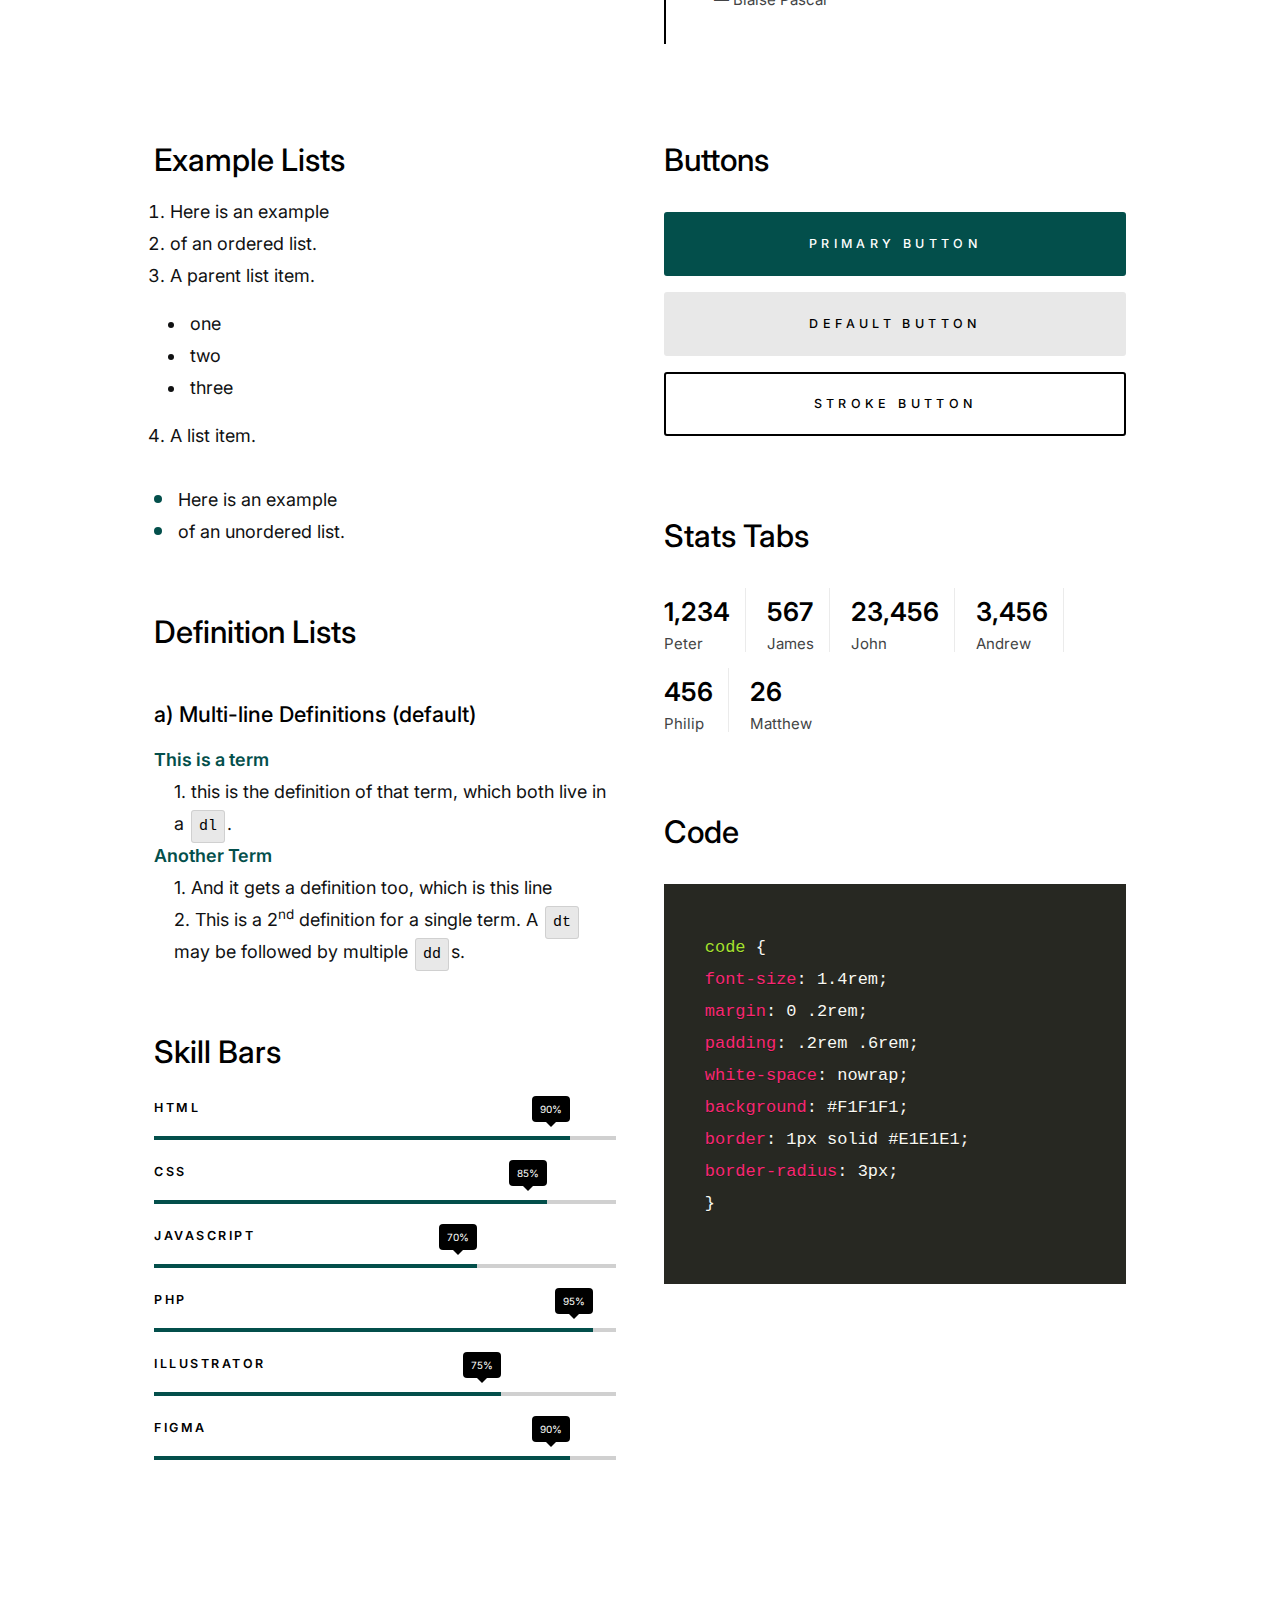
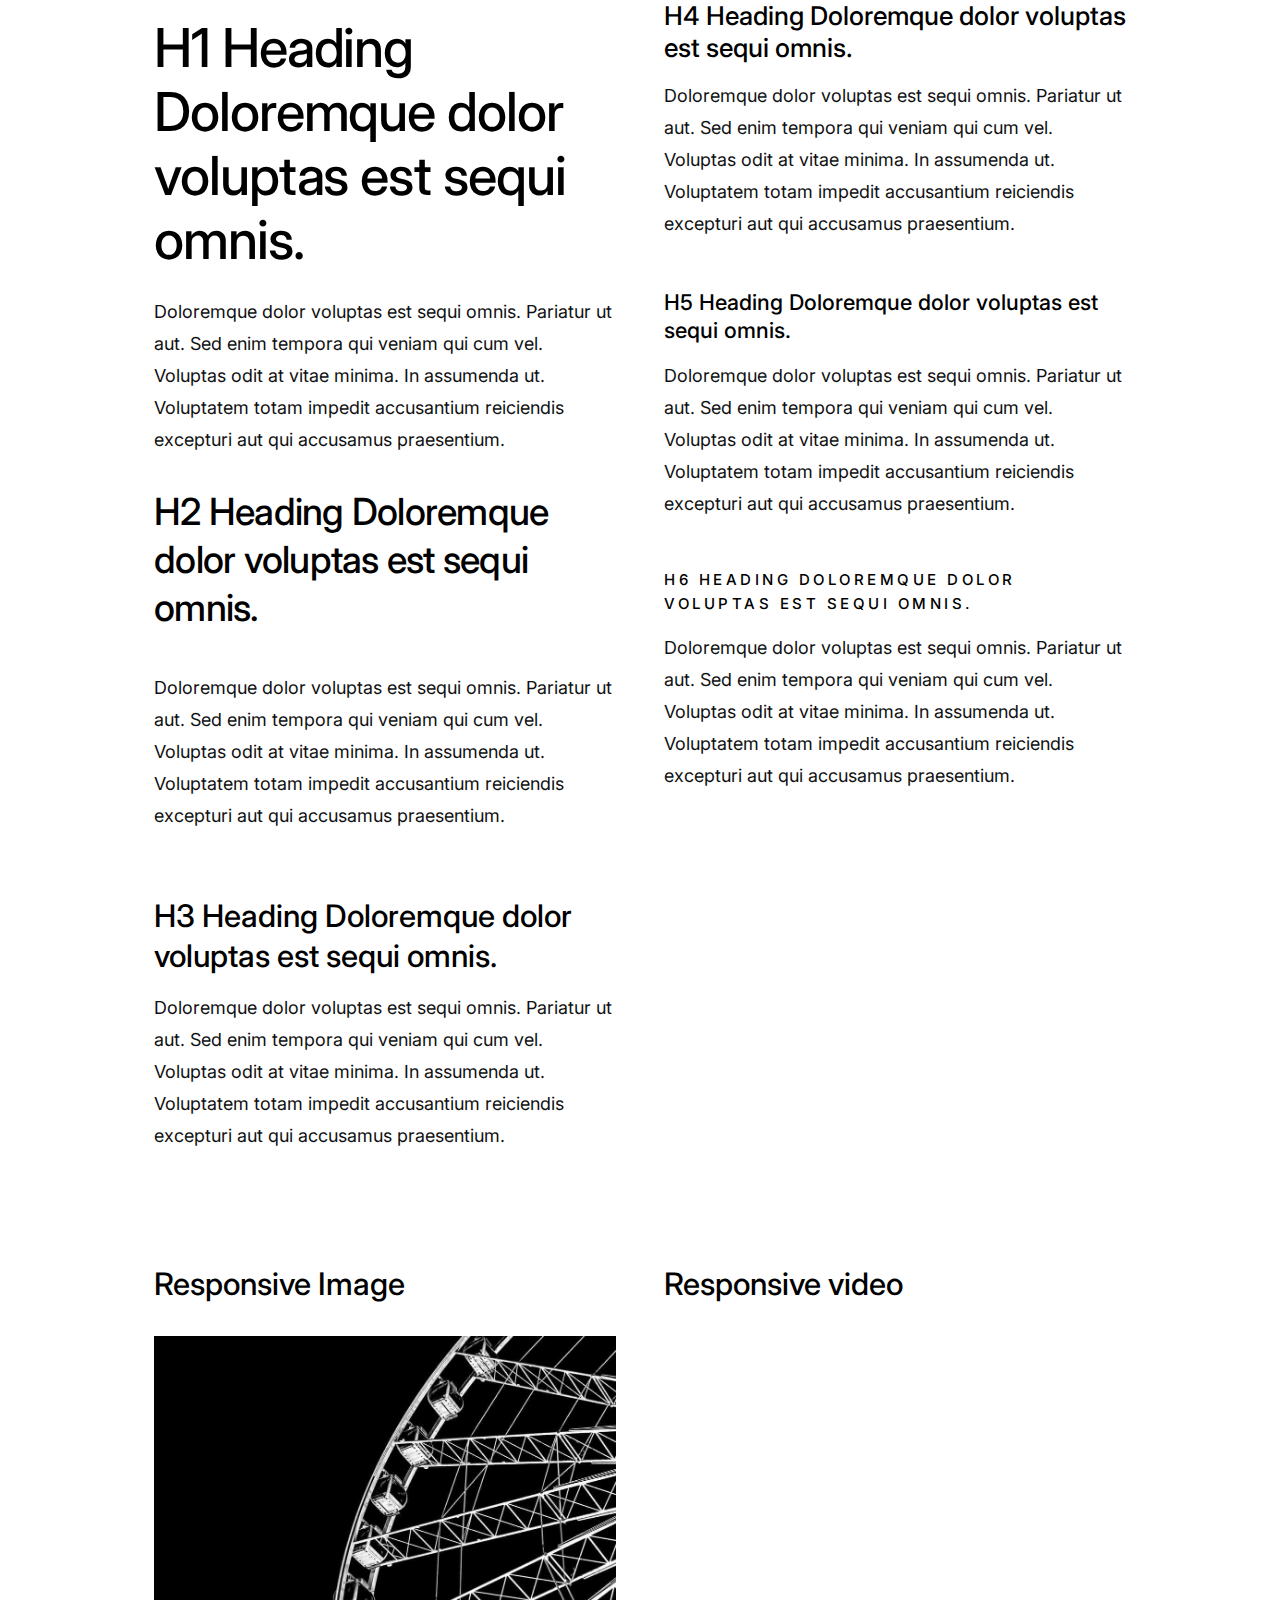
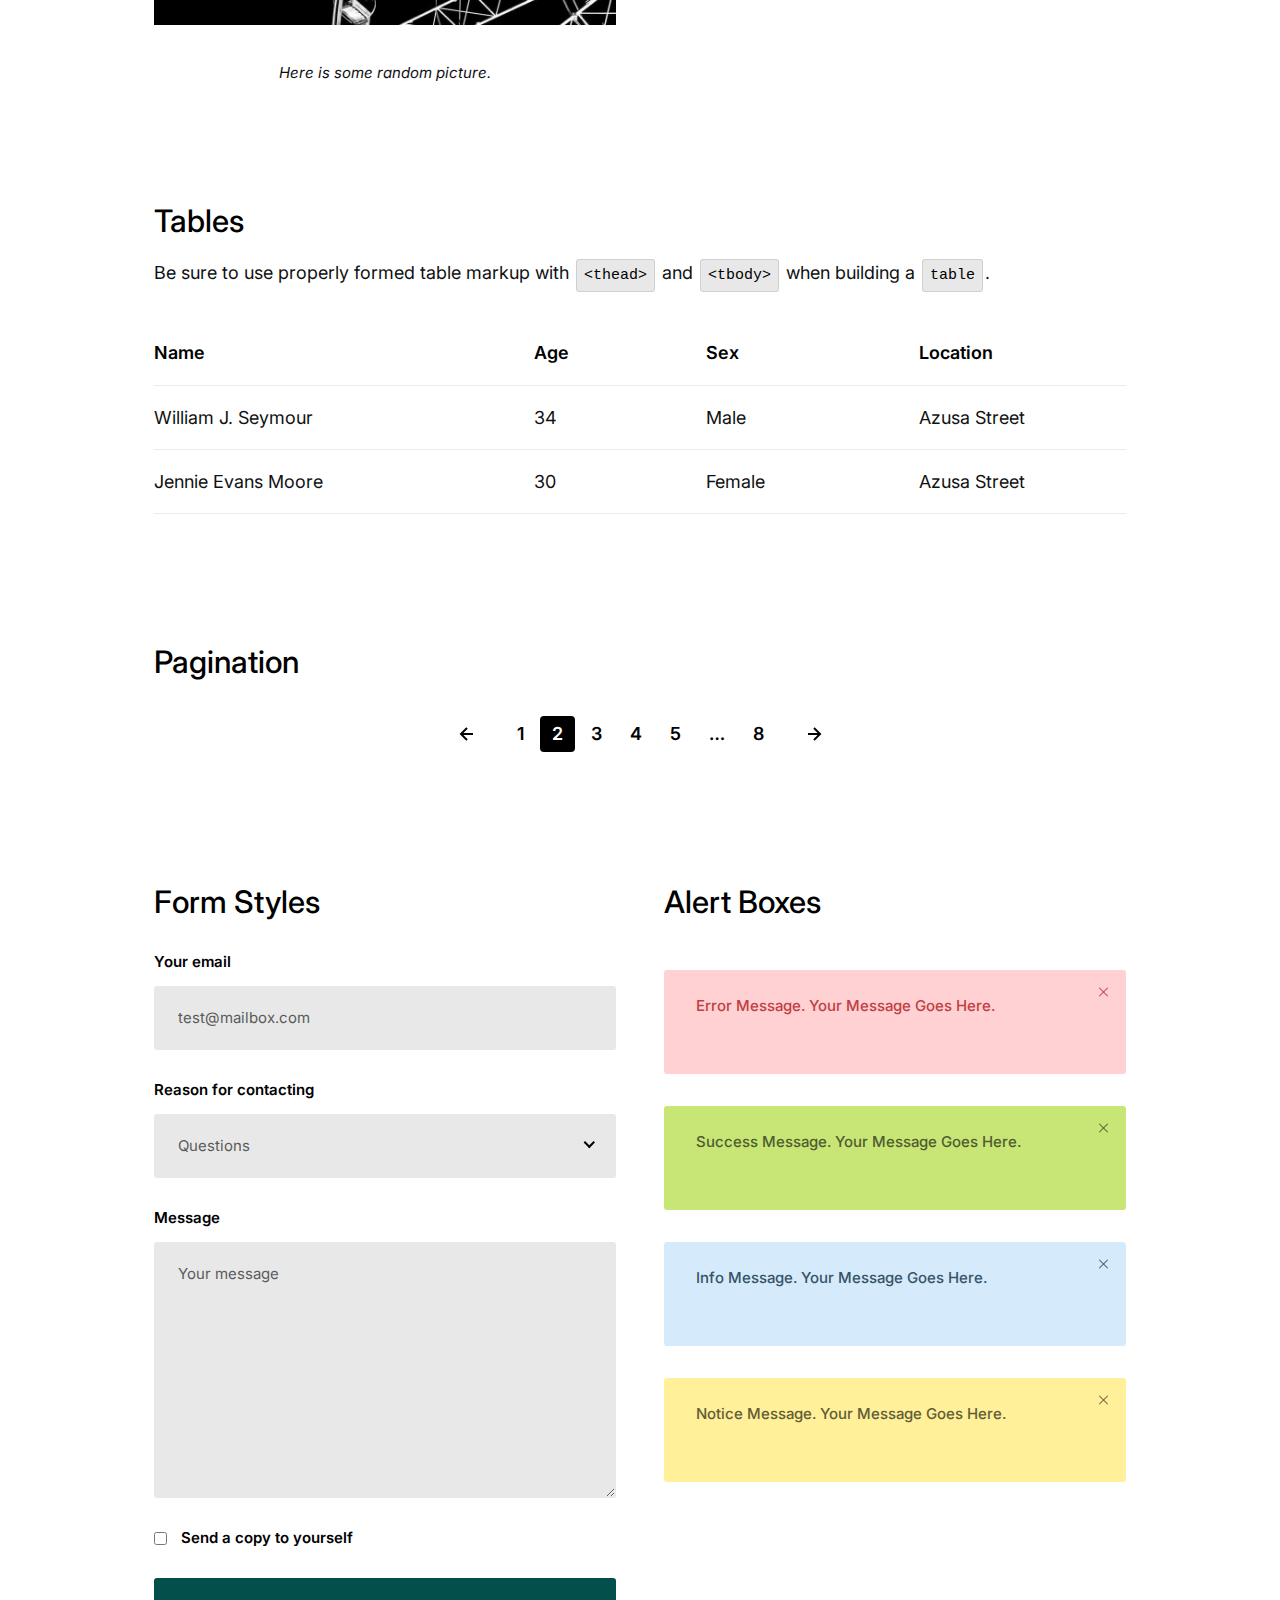
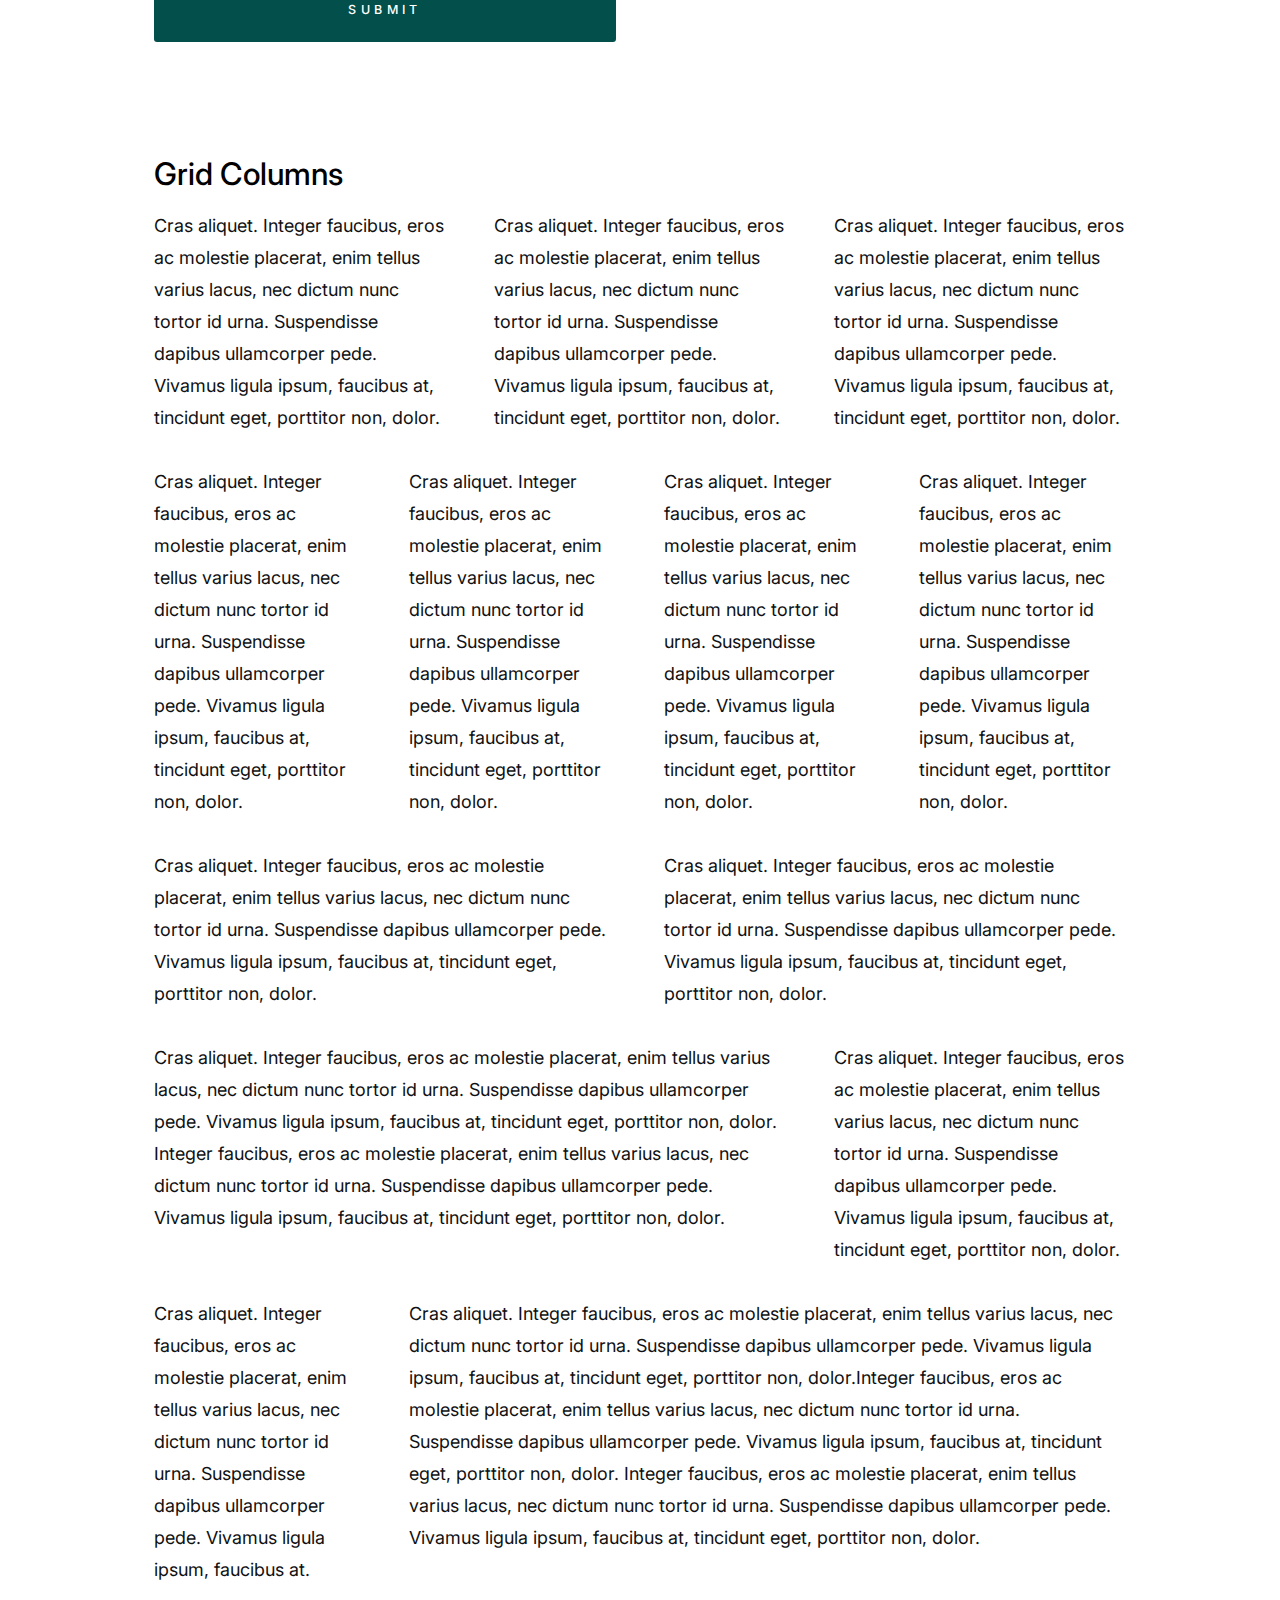
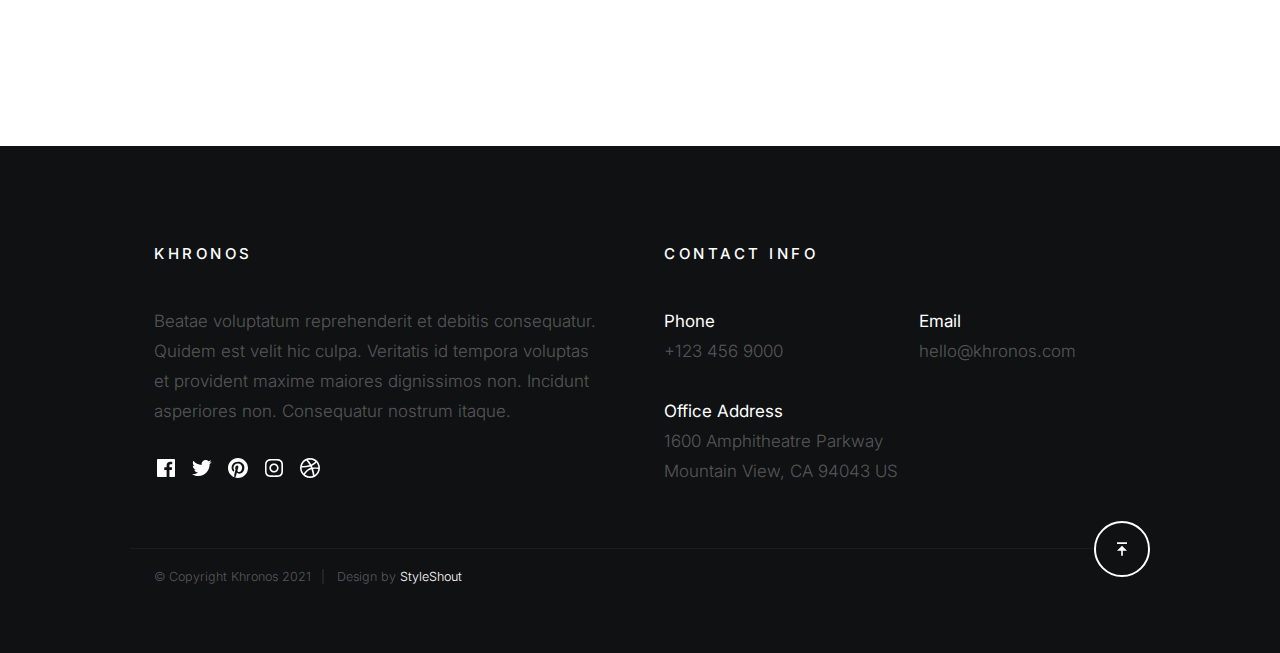
<file: Coming_Soon/styles.html>
<!DOCTYPE html>
<html lang="en" class="no-js" >
<head>

    <!--- basic page needs
    ================================================== -->
    <meta charset="utf-8">
    <meta name="viewport" content="width=device-width, initial-scale=1">
    <title>Khronos 2.0 - Styles</title>

    <script>
        document.documentElement.classList.remove('no-js');
        document.documentElement.classList.add('js');
    </script>

    <!-- CSS
    ================================================== -->
    <link rel="stylesheet" href="css/vendor.css">
    <link rel="stylesheet" href="css/styles.css">
    <style type="text/css" media="screen">

        .s-info .intro h1 {
            margin-top: 0;
        }
    
    </style>

    <!-- favicons
    ================================================== -->
    <link rel="apple-touch-icon" sizes="180x180" href="apple-touch-icon.png">
    <link rel="icon" type="image/png" sizes="32x32" href="favicon-32x32.png">
    <link rel="icon" type="image/png" sizes="16x16" href="favicon-16x16.png">
    <link rel="manifest" href="site.webmanifest">

</head>

<body id="top">


    <!-- preloader
    ================================================== -->
    <div id="preloader">
        <div id="loader"></div>
    </div>


    <!-- page wrap
    ================================================== -->
    <div class="s-pagewrap">


        <!-- # header
        ================================================== -->
        <header class="s-header">
            <div class="row s-header__content">

                <div class="s-header__logo">
                    <a class="logo" href="index-static.html">
                        <img src="images/logo.png" alt="Homepage">
                    </a>
                </div>
    
                <ul class="s-header__social">
                    <li>
                        <a href="">
                            <svg xmlns="http://www.w3.org/2000/svg" width="24" height="24" viewBox="0 0 24 24" style="fill:rgba(0, 0, 0, 1);transform:;-ms-filter:"><path d="M20,3H4C3.447,3,3,3.448,3,4v16c0,0.552,0.447,1,1,1h8.615v-6.96h-2.338v-2.725h2.338v-2c0-2.325,1.42-3.592,3.5-3.592 c0.699-0.002,1.399,0.034,2.095,0.107v2.42h-1.435c-1.128,0-1.348,0.538-1.348,1.325v1.735h2.697l-0.35,2.725h-2.348V21H20 c0.553,0,1-0.448,1-1V4C21,3.448,20.553,3,20,3z"></path></svg>
                            <span class="screen-reader-text">Facebook</span>
                        </a>
                    </li>
                    <li>
                        <a href="">
                            <svg xmlns="http://www.w3.org/2000/svg" width="24" height="24" viewBox="0 0 24 24" style="fill:rgba(0, 0, 0, 1);transform:;-ms-filter:"><path d="M19.633,7.997c0.013,0.175,0.013,0.349,0.013,0.523c0,5.325-4.053,11.461-11.46,11.461c-2.282,0-4.402-0.661-6.186-1.809 c0.324,0.037,0.636,0.05,0.973,0.05c1.883,0,3.616-0.636,5.001-1.721c-1.771-0.037-3.255-1.197-3.767-2.793 c0.249,0.037,0.499,0.062,0.761,0.062c0.361,0,0.724-0.05,1.061-0.137c-1.847-0.374-3.23-1.995-3.23-3.953v-0.05 c0.537,0.299,1.16,0.486,1.82,0.511C3.534,9.419,2.823,8.184,2.823,6.787c0-0.748,0.199-1.434,0.548-2.032 c1.983,2.443,4.964,4.04,8.306,4.215c-0.062-0.3-0.1-0.611-0.1-0.923c0-2.22,1.796-4.028,4.028-4.028 c1.16,0,2.207,0.486,2.943,1.272c0.91-0.175,1.782-0.512,2.556-0.973c-0.299,0.935-0.936,1.721-1.771,2.22 c0.811-0.088,1.597-0.312,2.319-0.624C21.104,6.712,20.419,7.423,19.633,7.997z"></path></svg>
                            <span class="screen-reader-text">Twitter</span>
                        </a>
                    </li>
                    <li>
                        <a href="">
                            <svg xmlns="http://www.w3.org/2000/svg" width="24" height="24" viewBox="0 0 24 24" style="fill:rgba(0, 0, 0, 1);transform:;-ms-filter:"><path d="M-111.052-244.992c-5.518,0-9.99,4.473-9.99,9.99c0,4.232,2.633,7.85,6.35,9.306 c-0.088-0.79-0.166-2.006,0.034-2.868c0.182-0.78,1.172-4.966,1.172-4.966s-0.299-0.599-0.299-1.484 c0-1.388,0.805-2.425,1.808-2.425c0.853,0,1.264,0.64,1.264,1.407c0,0.858-0.546,2.139-0.827,3.327 c-0.235,0.994,0.499,1.805,1.479,1.805c1.775,0,3.141-1.872,3.141-4.575c0-2.392-1.719-4.064-4.173-4.064 c-2.843,0-4.512,2.132-4.512,4.335c0,0.858,0.331,1.779,0.744,2.28c0.081,0.099,0.093,0.185,0.069,0.286 c-0.076,0.315-0.245,0.994-0.277,1.133c-0.044,0.183-0.145,0.222-0.335,0.134c-1.247-0.581-2.027-2.405-2.027-3.871 c0-3.151,2.289-6.045,6.601-6.045c3.466,0,6.159,2.469,6.159,5.77c0,3.444-2.171,6.213-5.184,6.213 c-1.013,0-1.964-0.525-2.29-1.146c0,0-0.501,1.907-0.623,2.374c-0.225,0.868-0.834,1.956-1.241,2.62 c0.935,0.289,1.928,0.445,2.958,0.445c5.517,0,9.99-4.473,9.99-9.99S-105.535-244.992-111.052-244.992" transform="translate(123.042 246.992)"></path></svg>
                            <span class="screen-reader-text">Pinterest</span>
                        </a>
                    </li>
                    <li>
                        <a href="">
                            <svg xmlns="http://www.w3.org/2000/svg" width="24" height="24" viewBox="0 0 24 24" style="fill:rgba(0, 0, 0, 1);transform:;-ms-filter:"><path d="M11.999,7.377c-2.554,0-4.623,2.07-4.623,4.623c0,2.554,2.069,4.624,4.623,4.624c2.552,0,4.623-2.07,4.623-4.624 C16.622,9.447,14.551,7.377,11.999,7.377L11.999,7.377z M11.999,15.004c-1.659,0-3.004-1.345-3.004-3.003 c0-1.659,1.345-3.003,3.004-3.003s3.002,1.344,3.002,3.003C15.001,13.659,13.658,15.004,11.999,15.004L11.999,15.004z"></path><circle cx="16.806" cy="7.207" r="1.078"></circle><path d="M20.533,6.111c-0.469-1.209-1.424-2.165-2.633-2.632c-0.699-0.263-1.438-0.404-2.186-0.42 c-0.963-0.042-1.268-0.054-3.71-0.054s-2.755,0-3.71,0.054C7.548,3.074,6.809,3.215,6.11,3.479C4.9,3.946,3.945,4.902,3.477,6.111 c-0.263,0.7-0.404,1.438-0.419,2.186c-0.043,0.962-0.056,1.267-0.056,3.71c0,2.442,0,2.753,0.056,3.71 c0.015,0.748,0.156,1.486,0.419,2.187c0.469,1.208,1.424,2.164,2.634,2.632c0.696,0.272,1.435,0.426,2.185,0.45 c0.963,0.042,1.268,0.055,3.71,0.055s2.755,0,3.71-0.055c0.747-0.015,1.486-0.157,2.186-0.419c1.209-0.469,2.164-1.424,2.633-2.633 c0.263-0.7,0.404-1.438,0.419-2.186c0.043-0.962,0.056-1.267,0.056-3.71s0-2.753-0.056-3.71C20.941,7.57,20.801,6.819,20.533,6.111z M19.315,15.643c-0.007,0.576-0.111,1.147-0.311,1.688c-0.305,0.787-0.926,1.409-1.712,1.711c-0.535,0.199-1.099,0.303-1.67,0.311 c-0.95,0.044-1.218,0.055-3.654,0.055c-2.438,0-2.687,0-3.655-0.055c-0.569-0.007-1.135-0.112-1.669-0.311 c-0.789-0.301-1.414-0.923-1.719-1.711c-0.196-0.534-0.302-1.099-0.311-1.669c-0.043-0.95-0.053-1.218-0.053-3.654 c0-2.437,0-2.686,0.053-3.655c0.007-0.576,0.111-1.146,0.311-1.687c0.305-0.789,0.93-1.41,1.719-1.712 c0.534-0.198,1.1-0.303,1.669-0.311c0.951-0.043,1.218-0.055,3.655-0.055c2.437,0,2.687,0,3.654,0.055 c0.571,0.007,1.135,0.112,1.67,0.311c0.786,0.303,1.407,0.925,1.712,1.712c0.196,0.534,0.302,1.099,0.311,1.669 c0.043,0.951,0.054,1.218,0.054,3.655c0,2.436,0,2.698-0.043,3.654H19.315z"></path></svg>
                            <span class="screen-reader-text">Instagram</span>
                        </a>
                    </li>
                    <li>
                        <a href="">
                            <svg xmlns="http://www.w3.org/2000/svg" width="24" height="24" viewBox="0 0 24 24" style="fill:rgba(0, 0, 0, 1);transform:;-ms-filter:"><path d="M20.66,6.98c-0.894-1.533-2.107-2.747-3.641-3.64C15.486,2.447,13.813,2,12,2S8.514,2.447,6.98,3.34 C5.447,4.233,4.233,5.447,3.34,6.98S2,10.187,2,12s0.446,3.487,1.34,5.02c0.894,1.534,2.107,2.747,3.641,3.64 C8.514,21.553,10.187,22,12,22s3.486-0.447,5.02-1.34c1.533-0.893,2.747-2.106,3.641-3.64C21.554,15.487,22,13.813,22,12 S21.554,8.513,20.66,6.98z M12,3.66c2,0,3.772,0.64,5.32,1.919c-0.92,1.174-2.286,2.14-4.1,2.9c-1.002-1.813-2.088-3.327-3.261-4.54 C10.641,3.753,11.319,3.66,12,3.66z M5.51,6.8c0.754-0.947,1.656-1.686,2.711-2.22c1.212,1.201,2.325,2.7,3.34,4.5 c-2,0.6-4.114,0.9-6.341,0.9c-0.573,0-1.006-0.013-1.3-0.04C4.227,8.793,4.757,7.747,5.51,6.8z M3.66,12 c0-0.054,0.003-0.12,0.01-0.2c0.007-0.08,0.01-0.146,0.01-0.2c0.254,0.014,0.641,0.02,1.161,0.02c2.666,0,5.146-0.367,7.439-1.1 c0.187,0.373,0.381,0.793,0.58,1.26c-1.32,0.293-2.674,1.006-4.061,2.14S6.4,16.247,5.76,17.5C4.36,15.913,3.66,14.08,3.66,12z M12,20.34c-1.894,0-3.594-0.587-5.101-1.759C7.5,17.394,8.423,16.259,9.67,15.18c1.246-1.08,2.483-1.753,3.71-2.02 c0.772,2.133,1.293,4.339,1.56,6.62C13.966,20.153,12.986,20.34,12,20.34z M19.08,16.38c-0.666,1.066-1.526,1.94-2.58,2.621 c-0.24-2.08-0.7-4.107-1.379-6.081c0.932-0.066,1.765-0.1,2.5-0.1c0.799,0,1.686,0.034,2.659,0.1 C20.146,14.16,19.746,15.313,19.08,16.38z M17.84,11.38c-1.16,0-2.233,0.047-3.22,0.14c-0.254-0.653-0.48-1.193-0.68-1.62 c2.066-0.906,3.532-2.006,4.399-3.3c1.2,1.414,1.854,3.027,1.96,4.84C19.487,11.4,18.667,11.38,17.84,11.38z"></path></svg>
                            <span class="screen-reader-text">Dribbble</span>
                        </a>
                    </li>
                </ul>

            </div> <!-- end s-header__content -->
        </header> <!-- end s-header -->


        <!-- # intro 
        ================================================== -->
        <section id="intro" class="s-intro">

            <div class="s-intro__bg"></div>

            <div class="row s-intro__content">
                <div class="column lg-12">
                    
                    <div class="counter">
                        <div class="counter__time">
                            <span class="ss-days">365</span>
                            <span>days</span>
                        </div>
                        <div class="counter__time">
                            <span class="ss-hours">01</span>
                            <span>hours</span>
                        </div>
                        <div class="counter__time minutes">
                            <span class="ss-minutes">01</span>
                            <span>mins</span>
                        </div>
                        <div class="counter__time">
                            <span class="ss-seconds">55</span>
                            <span>secs</span>
                        </div>
                    </div>  <!-- end counter -->

                    <div class="s-intro__content-bottom">
                        <h1 class="s-intro__content-title">Our site is launching soon.</h1>
                        <p>
                        Khronos is a modern and stylish free html website <br>
                        template created for launching your future awesome <br>
                        products and services. 
                        </p>
                    </div>

                </div>

                <div class="s-intro__scroll">
                    <p class="scroll-text">Scroll For More</p>
                    <a href="#info" class="smoothscroll">
                        <div class="mouse"></div>
                    </a>
                    <div class="end-top"></div>
                </div> <!-- end s-intro__scroll -->

            </div> <!-- intro__content -->

        </section> <!-- end s-intro -->


        <!-- # info
        ================================================== -->
        <section id="info" class="s-info">

            <div class="row">

                <div class="column lg-12 intro">
    
                    <h1>Style Guide.</h1>
    
                    <p class="lead">Lorem ipsum Officia elit ad tempor dolore est ex incididunt incididunt occaecat culpa deserunt 
                    sunt labore in cillum ullamco magna in Excepteur consequat in reprehenderit proident mollit incididunt officia commodo.
                    Duis ea officia sed dolor pariatur enim dolore dolore quis incididunt nulla exercitation commodo veniam et ea incididunt.
                    </p>
    
                    <hr>
                </div>
    
            </div> <!-- end row -->
    
            <div class="row">
    
                <div class="column lg-6 tab-12">
    
                    <h3>Paragraph and Image</h3>
    
                    <p><a href="#"><img width="120" height="120" class="u-pull-left" alt="sample-image" src="images/sample-image.jpg"></a>
                    Lorem ipsum dolor sit amet, consectetuer adipiscing elit. Donec libero. Suspendisse bibendum.Cras id urna. Morbi 
                    tincidunt, orci ac convallis aliquam, lectus turpis varius lorem, eu posuere nunc justo tempus leo. Donec mattis, 
                    purus nec placerat bibendum, dui pede condimentum odio, ac blandit ante orci ut diam. Cras fringilla magna. 
                    Phasellus suscipit, leo a pharetra condimentum, lorem tellus eleifend magna, eget fringilla velit magna id 
                    neque posuere nunc justo tempus leo. </p>
    
                    <p>
                    Lorem ipsum dolor sit amet, consectetuer adipiscing elit. Donec libero. Suspendisse bibendum. Cras id urna. 
                    Morbi tincidunt, orci ac convallis aliquam, lectus turpis varius lorem, eu posuere nunc justo tempus leo. 
                    Donec mattis, purus nec placerat bibendum, dui pede condimentumodio, ac blandit ante orci ut diam.	
                    </p>
    
                    <p>A <a href="#">link</a>,
                    <abbr title="this really isn't a very good description">abbrebation</abbr>,
                    <strong>strong text</strong>,
                    <em>em text</em>,
                    <del>deleted text</del>, and
                    <mark>this is a mark text.</mark>
                    <code>.code</code>
                    </p>
    
                </div>
    
                <div class="column lg-6 tab-12">
    
                    <h3>Drop Caps</h3>
    
                    <p class="drop-cap">Far far away, behind the word mountains, far from the countries Vokalia and Consonantia,
                    there live the blind texts. Separated they live in Bookmarksgrove right at the coast of the
                    Semantics, a large language ocean. A small river named Duden flows by their place and supplies it with the 
                    necessary regelialia. Morbi tincidunt, orci ac convallis aliquam, lectus turpis varius lorem, 
                    euposuere nunc justo tempus leo. Donec mattis, purus nec placerat bibendum, dui pede condimentum odio, 
                    ac blandit ante orci ut diam. Cras fringilla magna. Phasellus suscipit, leo a pharetra condimentum, 
                    lorem tellus eleifend magna, eget fringilla velit magna id neque.
                    </p>
    
                    <h3>Small Print</h3>
    
                    <p><small>Lorem ipsum dolor sit amet, consectetuer adipiscing elit. Donec libero.</small></p>
    
                </div>
    
            </div> <!-- end row -->
    
            <div class="row">
    
                <div class="column lg-6 tab-12">
    
                    <h3 class="u-add-bottom">Pull Quotes</h3>
    
                    <p>
                    Perspiciatis nemo unde et nobis modi consequatur officia amet. Ut enim 
                    tenetur provident maiores. Perspiciatis asperiores incidunt sequi 
                    quisquam. Enim aut. 
                    </p>
    
                    <figure class="pull-quote">
                        <blockquote>
                            <p>
                            When you look in the eyes of grace, when you meet grace, 
                            when you embrace grace, when you see the nail prints in 
                            grace’s hands and the fire in his eyes, when you feel his 
                            relentless love for you - it will not motivate you to sin. 
                            It will motivate you to righteousness.
                            </p>
    
                            <footer>
                                <cite>Judah Smith</cite>
                            </footer>
                        </blockquote>
                    </figure>
    
    
                </div>
    
                <div class="column lg-6 tab-12">
    
                    <h3 class="u-add-bottom">Block Quotes</h3>
    
                    <blockquote cite="http://where-i-got-my-info-from.com">
                        <p>
                        For God so loved the world, that he gave his only Son, that whoever believes in 
                        him should not perish but have eternal life. For God did not send his Son into 
                        the world to condemn the world, but in order that the world might be 
                        saved through him.
                        </p>
    
                        <footer>
                            <cite>
                                <a href="#0">John 3:16-17 ESV</a>
                            </cite>
                        </footer>
    
                    </blockquote>
    
                    <blockquote>
                        <p>There is a God-shaped vacuum in the heart of each man which cannot be satisfied 
                        by any created thing but only by God the Creator.</p>
    
                        <footer>
                            <cite>Blaise Pascal</cite>
                        </footer>
    
                    </blockquote>
    
                </div>
    
            </div> <!-- end row -->
    
            <div class="row u-add-half-bottom">
    
                <div class="column lg-6 tab-12">
    
                    <h3>Example Lists</h3>
    
                    <ol>
                        <li>Here is an example</li>
                        <li>of an ordered list.</li>
                        <li>A parent list item.
                            <ul>
                                <li>one</li>
                                <li>two</li>
                                <li>three</li>
                            </ul>
                            </li>
                            <li>A list item.</li>
                        </ol>
    
                    <ul class="disc">
                        <li>Here is an example</li>
                        <li>of an unordered list.</li>
                    </ul>
    
                    <h3>Definition Lists</h3>
    
                    <h5>a) Multi-line Definitions (default) </h5>
    
                    <dl class="dictionary-style">
                        <dt><strong>This is a term</strong></dt>
                            <dd>this is the definition of that term, which both live in a <code>dl</code>.</dd>
                        <dt><strong>Another Term</strong></dt>
                            <dd>And it gets a definition too, which is this line</dd>
                            <dd>This is a 2<sup>nd</sup> definition for a single term. A <code>dt</code> may be followed by multiple <code>dd</code>s.</dd>
                    </dl>
    
                    <h3 class="u-add-bottom">Skill Bars</h3>
    
                    <ul class="skill-bars">
                        <li>
                        <div class="progress percent90"><span>90%</span></div>
                        <strong>HTML</strong>
                        </li>
                        <li>
                        <div class="progress percent85"><span>85%</span></div>
                        <strong>CSS</strong>
                        </li>
                        <li>
                        <div class="progress percent70"><span>70%</span></div>
                        <strong>Javascript</strong>
                        </li>
                        <li>
                        <div class="progress percent95"><span>95%</span></div>
                        <strong>PHP</strong>
                        </li>
                        <li>
                        <div class="progress percent75"><span>75%</span></div>
                        <strong>Illustrator</strong>
                        </li>
                        <li>
                        <div class="progress percent90"><span>90%</span></div>
                        <strong>Figma</strong>
                        </li>
                    </ul>
    
                </div>
    
                <div class="column lg-6 tab-12">
    
                    <h3 class="u-add-bottom">Buttons</h3>
    
                    <p>
                        <a class="btn btn--primary u-fullwidth" href="#0">Primary Button</a>
                        <a class="btn u-fullwidth" href="#0">Default Button</a>
                        <a class="btn btn--stroke u-fullwidth" href="#0">Stroke Button</a>
                    </p>
    
                    <h3>Stats Tabs</h3>
    
                    <ul class="stats-tabs">
                        <li><a href="#0">1,234 <em>Peter</em></a></li>
                        <li><a href="#0">567 <em>James</em></a></li>
                        <li><a href="#0">23,456 <em>John</em></a></li>
                        <li><a href="#0">3,456 <em>Andrew</em></a></li>
                        <li><a href="#0">456 <em>Philip</em></a></li>
                        <li><a href="#0">26 <em>Matthew</em></a></li>
                    </ul>
    
                    <h3 class="u-add-bottom">Code</h3>
    
    <pre><code class="language-css">
    code {
    font-size: 1.4rem;
    margin: 0 .2rem;
    padding: .2rem .6rem;
    white-space: nowrap;
    background: #F1F1F1;
    border: 1px solid #E1E1E1;	
    border-radius: 3px;
    }
    </code></pre>
    
                </div>
    
            </div> <!-- end row -->
    
            <div class="row u-add-half-bottom">
    
                <div class="column lg-6 tab-12">
                        
                    <h1>H1 Heading Doloremque dolor voluptas est sequi omnis.</h1>
                    <p>Doloremque dolor voluptas est sequi omnis. Pariatur ut aut. Sed enim tempora qui veniam qui cum vel. 
                    Voluptas odit at vitae minima. In assumenda ut. Voluptatem totam impedit accusantium reiciendis excepturi aut qui accusamus praesentium.</p>
    
                    <h2>H2 Heading Doloremque dolor voluptas est sequi omnis.</h2>
                    <p>Doloremque dolor voluptas est sequi omnis. Pariatur ut aut. Sed enim tempora qui veniam qui cum vel. 
                    Voluptas odit at vitae minima. In assumenda ut. Voluptatem totam impedit accusantium reiciendis excepturi aut qui accusamus praesentium.</p>
    
                    <h3>H3 Heading Doloremque dolor voluptas est sequi omnis.</h3>
                    <p>Doloremque dolor voluptas est sequi omnis. Pariatur ut aut. Sed enim tempora qui veniam qui cum vel. 
                    Voluptas odit at vitae minima. In assumenda ut. Voluptatem totam impedit accusantium reiciendis excepturi aut qui accusamus praesentium.</p>
    
                    
                </div>
    
                <div class="column lg-6 tab-12">
                    <h4>H4 Heading Doloremque dolor voluptas est sequi omnis.</h4>
                    <p>Doloremque dolor voluptas est sequi omnis. Pariatur ut aut. Sed enim tempora qui veniam qui cum vel. 
                    Voluptas odit at vitae minima. In assumenda ut. Voluptatem totam impedit accusantium reiciendis excepturi aut qui accusamus praesentium.</p>
    
                    <h5>H5 Heading Doloremque dolor voluptas est sequi omnis.</h5>
                    <p>Doloremque dolor voluptas est sequi omnis. Pariatur ut aut. Sed enim tempora qui veniam qui cum vel. 
                    Voluptas odit at vitae minima. In assumenda ut. Voluptatem totam impedit accusantium reiciendis excepturi aut qui accusamus praesentium.</p>
    
                    <h6>H6 Heading Doloremque dolor voluptas est sequi omnis.</h6>
                    <p>Doloremque dolor voluptas est sequi omnis. Pariatur ut aut. Sed enim tempora qui veniam qui cum vel. 
                    Voluptas odit at vitae minima. In assumenda ut. Voluptatem totam impedit accusantium reiciendis excepturi aut qui accusamus praesentium.</p>
        
                    
                </div>
    
            </div> <!-- end row -->
    
            <div class="row u-add-half-bottom">
    
                <div class="column lg-6 tab-12">
    
                    <h3 class="u-add-bottom">Responsive Image</h3>
    
                    <figure>
                        <img src="images/wheel-500.jpg" 
                        srcset="images/wheel-1000.jpg 1000w, 
                        images/wheel-500.jpg 500w" 
                        sizes="(max-width: 1000px) 100vw, 1000px" alt="">
    
                        <figcaption>
                            Here is some random picture.
                        </figcaption>
                    </figure>
    
                </div>
    
                <div class="column lg-6 tab-12">
    
                    <h3 class="u-add-bottom">Responsive video</h3>
    
                    <div class="video-container">
                    <iframe src="https://player.vimeo.com/video/14592941?color=00a650&title=0&byline=0&portrait=0" width="500" height="281" frameborder="0" webkitallowfullscreen mozallowfullscreen allowfullscreen></iframe> 
                    </div>
    
                </div>
                
            </div> <!-- end row -->
    
            <div class="row u-add-bottom">
    
                <div class="column lg-12">
    
                    <h3>Tables</h3>
                    <p>Be sure to use properly formed table markup with <code>&lt;thead&gt;</code> and <code>&lt;tbody&gt;</code> when building a <code>table</code>.</p>
    
                    <div class="table-responsive">
    
                        <table>
                                <thead>
                                <tr>
                                    <th>Name</th>
                                    <th>Age</th>
                                    <th>Sex</th>
                                    <th>Location</th>
                                </tr>
                                </thead>
                                <tbody>
                                <tr>
                                    <td>William J. Seymour</td>
                                    <td>34</td>
                                    <td>Male</td>
                                    <td>Azusa Street</td>
                                </tr>
                                <tr>
                                    <td>Jennie Evans Moore</td>
                                    <td>30</td>
                                    <td>Female</td>
                                    <td>Azusa Street</td>
                                </tr>
                                </tbody>
                        </table>
    
                    </div>
    
                </div>
                
            </div> <!-- end row -->
    
            <div class="row">
    
                <div class="column lg-12">
                    <h3>Pagination</h3>
    
                    <nav class="pgn">
                        <ul>
                            <li>
                                <a class="pgn__prev" href="#0">
                                    <svg xmlns="http://www.w3.org/2000/svg" width="24" height="24" viewBox="0 0 24 24"><path d="M12.707 17.293L8.414 13H18v-2H8.414l4.293-4.293-1.414-1.414L4.586 12l6.707 6.707z"/></svg>
                                </a>
                            </li>
                            <li><a class="pgn__num" href="#0">1</a></li>
                            <li><span class="pgn__num current">2</span></li>
                            <li><a class="pgn__num" href="#0">3</a></li>
                            <li><a class="pgn__num" href="#0">4</a></li>
                            <li><a class="pgn__num" href="#0">5</a></li>
                            <li><span class="pgn__num dots">…</span></li>
                            <li><a class="pgn__num" href="#0">8</a></li>
                            <li>
                                <a class="pgn__next" href="#0">
                                    <svg xmlns="http://www.w3.org/2000/svg" width="24" height="24" viewBox="0 0 24 24"><path d="M11.293 17.293l1.414 1.414L19.414 12l-6.707-6.707-1.414 1.414L15.586 11H6v2h9.586z"/></svg>
                                </a>
                            </li>
                        </ul>
                    </nav>
                </div>
    
            </div> <!-- end row -->
    
            <div class="row">
    
                <div class="column lg-6 tab-12">
    
                    <h3 class="u-add-bottom">Form Styles</h3>
    
                    <form>
                        <div>
                            <label for="sampleInput">Your email</label>
                            <input class="u-fullwidth" type="email" placeholder="test@mailbox.com" id="sampleInput">
                        </div>
                        <div>
                            <label for="sampleRecipientInput">Reason for contacting</label>
                            <div class="ss-custom-select">
                                <select class="u-fullwidth" id="sampleRecipientInput">
                                    <option value="Option 1">Questions</option>
                                    <option value="Option 2">Report</option>
                                    <option value="Option 3">Others</option>
                                </select>
                            </div>
                        </div>
                        
                        <label for="exampleMessage">Message</label>
                        <textarea class="u-fullwidth" placeholder="Your message" id="exampleMessage"></textarea>
    
                        <label class="u-add-bottom">
                            <input type="checkbox">
                            <span class="label-text">Send a copy to yourself</span>
                        </label>
                    
                        <input class="btn--primary u-fullwidth" type="submit" value="Submit">
                    </form>
    
                </div>
    
                <div class="column lg-6 tab-12">
    
                    <h3>Alert Boxes</h3>
    
                    <br>
                    
                    <div class="alert-box alert-box--error">
                        <p>Error Message. Your Message Goes Here.</p>
                        <span class="alert-box__close"></span>
                    </div><!-- end error -->
                            
                    <div class="alert-box alert-box--success">
                        <p>Success Message. Your Message Goes Here.</p>
                        <span class="alert-box__close"></span>
                    </div><!-- end success -->
                            
                    <div class="alert-box alert-box--info">
                        <p>Info Message. Your Message Goes Here.</p>
                        <span class="alert-box__close"></span>
                    </div><!-- end info -->
                            
                    <div class="alert-box alert-box--notice">
                        <p>Notice Message. Your Message Goes Here.</p>
                        <span class="alert-box__close"></span>
                    </div><!-- end notice -->
                
                </div>
    
            </div> <!-- end row -->
    
            <div class="row">
    
                <div class="lg-12 column">
                    <h3>Grid Columns</h3>
                </div>
    
            </div> <!-- Row End-->
    
            <!--<h4>1/3 Columns</h4>  -->
    
            <div class="row">
    
                <div class="lg-4 mob-12 column">
                    <p>
                    Cras aliquet. Integer faucibus, eros ac molestie placerat, enim tellus varius lacus,
                    nec dictum nunc tortor id urna. Suspendisse dapibus ullamcorper pede. Vivamus ligula ipsum,
                    faucibus at, tincidunt eget, porttitor non, dolor. 
                    </p>
                </div>
    
                <div class="lg-4 mob-12 column">
                    <p>
                    Cras aliquet. Integer faucibus, eros ac molestie placerat, enim tellus varius lacus,
                    nec dictum nunc tortor id urna. Suspendisse dapibus ullamcorper pede. Vivamus ligula ipsum,
                    faucibus at, tincidunt eget, porttitor non, dolor. 
                    </p>
                </div>
    
                <div class="lg-4 mob-12 column">
                    <p>
                    Cras aliquet. Integer faucibus, eros ac molestie placerat, enim tellus varius lacus,
                    nec dictum nunc tortor id urna. Suspendisse dapibus ullamcorper pede. Vivamus ligula ipsum,
                    faucibus at, tincidunt eget, porttitor non, dolor. 
                    </p>
                </div>
    
            </div>
    
            <!--<h4>1/4 Columns</h4>  -->
    
            <div class="row">
    
                <div class="lg-3 tab-6 mob-12 column">
                    <p>
                    Cras aliquet. Integer faucibus, eros ac molestie placerat, enim tellus varius lacus,
                    nec dictum nunc tortor id urna. Suspendisse dapibus ullamcorper pede. Vivamus ligula ipsum,
                    faucibus at, tincidunt eget, porttitor non, dolor. 
                    </p>
                </div>
    
                <div class="lg-3 tab-6 mob-12 column">
                    <p>
                    Cras aliquet. Integer faucibus, eros ac molestie placerat, enim tellus varius lacus,
                    nec dictum nunc tortor id urna. Suspendisse dapibus ullamcorper pede. Vivamus ligula ipsum,
                    faucibus at, tincidunt eget, porttitor non, dolor. 
                    </p>
                </div>
    
                <div class="lg-3 tab-6 mob-12 column">
                    <p>
                    Cras aliquet. Integer faucibus, eros ac molestie placerat, enim tellus varius lacus,
                    nec dictum nunc tortor id urna. Suspendisse dapibus ullamcorper pede. Vivamus ligula ipsum,
                    faucibus at, tincidunt eget, porttitor non, dolor. 
                    </p>
                </div>
    
                <div class="lg-3 tab-6 mob-12 column">
                    <p>
                    Cras aliquet. Integer faucibus, eros ac molestie placerat, enim tellus varius lacus,
                    nec dictum nunc tortor id urna. Suspendisse dapibus ullamcorper pede. Vivamus ligula ipsum,
                    faucibus at, tincidunt eget, porttitor non, dolor. 
                    </p>
                </div>
    
            </div>
    
            <!--<h4>1/2 Columns</h4>  -->
    
            <div class="row">
    
                <div class="lg-6 mob-12 column">
                    <p>
                    Cras aliquet. Integer faucibus, eros ac molestie placerat, enim tellus varius lacus,
                    nec dictum nunc tortor id urna. Suspendisse dapibus ullamcorper pede. Vivamus ligula ipsum,
                    faucibus at, tincidunt eget, porttitor non, dolor. 
                    </p>
                </div>
    
                <div class="lg-6 mob-12 column">
                    <p>
                    Cras aliquet. Integer faucibus, eros ac molestie placerat, enim tellus varius lacus,
                    nec dictum nunc tortor id urna. Suspendisse dapibus ullamcorper pede. Vivamus ligula ipsum,
                    faucibus at, tincidunt eget, porttitor non, dolor. 
                    </p>
                </div>
    
            </div>
    
            <!--<h4>2/3 Columns</h4>  -->
    
            <div class="row">
    
                <div class="lg-8 tab-7 mob-12 column">
                    <p>
                    Cras aliquet. Integer faucibus, eros ac molestie placerat, enim tellus varius lacus,
                    nec dictum nunc tortor id urna. Suspendisse dapibus ullamcorper pede. Vivamus ligula ipsum,
                    faucibus at, tincidunt eget, porttitor non, dolor. Integer faucibus, eros ac molestie placerat, enim tellus varius lacus,
                    nec dictum nunc tortor id urna. Suspendisse dapibus ullamcorper pede. Vivamus ligula ipsum,
                    faucibus at, tincidunt eget, porttitor non, dolor.
                    </p>
                </div>
    
                <div class="lg-4 tab-5 mob-12 column">
                    <p>
                    Cras aliquet. Integer faucibus, eros ac molestie placerat, enim tellus varius lacus,
                    nec dictum nunc tortor id urna. Suspendisse dapibus ullamcorper pede. Vivamus ligula ipsum,
                    faucibus at, tincidunt eget, porttitor non, dolor. 
                    </p>
                </div>
    
            </div>
    
            <!--<h4>3/4 Columns</h4>  -->
    
            <div class="row">
    
                <div class="lg-3 tab-5 mob-12 column">
                    <p>
                    Cras aliquet. Integer faucibus, eros ac molestie placerat, enim tellus varius lacus,
                    nec dictum nunc tortor id urna. Suspendisse dapibus ullamcorper pede. Vivamus ligula ipsum,
                    faucibus at. 
                    </p>
                </div>
    
                <div class="lg-9 tab-7 mob-12 column">
                    <p>
                    Cras aliquet. Integer faucibus, eros ac molestie placerat, enim tellus varius lacus,
                    nec dictum nunc tortor id urna. Suspendisse dapibus ullamcorper pede. Vivamus ligula ipsum,
                    faucibus at, tincidunt eget, porttitor non, dolor.Integer faucibus, eros ac molestie placerat, enim tellus varius lacus,
                    nec dictum nunc tortor id urna. Suspendisse dapibus ullamcorper pede. Vivamus ligula ipsum,
                    faucibus at, tincidunt eget, porttitor non, dolor. Integer faucibus, eros ac molestie placerat, enim tellus varius lacus,
                    nec dictum nunc tortor id urna. Suspendisse dapibus ullamcorper pede. Vivamus ligula ipsum,
                    faucibus at, tincidunt eget, porttitor non, dolor.
                    </p>
                </div>
    
            </div>


        </section> <!-- end s-info -->


        <!-- # footer
        ================================================== -->
        <footer class="s-footer">

            <div class="row s-footer__top">

                <div class="column lg-6 stack-on-700 s-footer__block s-footer__info">

                    <h4 class="h6">Khronos</h4>
                    
                    <p class="desc">
                    Beatae voluptatum reprehenderit et debitis consequatur. Quidem est velit hic culpa. 
                    Veritatis id tempora voluptas et provident maxime maiores dignissimos non. Incidunt 
                    asperiores non. Consequatur nostrum itaque.
                    </p>

                    <ul class="s-footer__social">
                        <li>
                            <a href="">
                                <svg xmlns="http://www.w3.org/2000/svg" width="24" height="24" viewBox="0 0 24 24" style="fill:rgba(0, 0, 0, 1);transform:;-ms-filter:"><path d="M20,3H4C3.447,3,3,3.448,3,4v16c0,0.552,0.447,1,1,1h8.615v-6.96h-2.338v-2.725h2.338v-2c0-2.325,1.42-3.592,3.5-3.592 c0.699-0.002,1.399,0.034,2.095,0.107v2.42h-1.435c-1.128,0-1.348,0.538-1.348,1.325v1.735h2.697l-0.35,2.725h-2.348V21H20 c0.553,0,1-0.448,1-1V4C21,3.448,20.553,3,20,3z"></path></svg>
                                <span class="screen-reader-text">Facebook</span>
                            </a>
                        </li>
                        <li>
                            <a href="">
                                <svg xmlns="http://www.w3.org/2000/svg" width="24" height="24" viewBox="0 0 24 24" style="fill:rgba(0, 0, 0, 1);transform:;-ms-filter:"><path d="M19.633,7.997c0.013,0.175,0.013,0.349,0.013,0.523c0,5.325-4.053,11.461-11.46,11.461c-2.282,0-4.402-0.661-6.186-1.809 c0.324,0.037,0.636,0.05,0.973,0.05c1.883,0,3.616-0.636,5.001-1.721c-1.771-0.037-3.255-1.197-3.767-2.793 c0.249,0.037,0.499,0.062,0.761,0.062c0.361,0,0.724-0.05,1.061-0.137c-1.847-0.374-3.23-1.995-3.23-3.953v-0.05 c0.537,0.299,1.16,0.486,1.82,0.511C3.534,9.419,2.823,8.184,2.823,6.787c0-0.748,0.199-1.434,0.548-2.032 c1.983,2.443,4.964,4.04,8.306,4.215c-0.062-0.3-0.1-0.611-0.1-0.923c0-2.22,1.796-4.028,4.028-4.028 c1.16,0,2.207,0.486,2.943,1.272c0.91-0.175,1.782-0.512,2.556-0.973c-0.299,0.935-0.936,1.721-1.771,2.22 c0.811-0.088,1.597-0.312,2.319-0.624C21.104,6.712,20.419,7.423,19.633,7.997z"></path></svg>
                                <span class="screen-reader-text">Twitter</span>
                            </a>
                        </li>
                        <li>
                            <a href="">
                                <svg xmlns="http://www.w3.org/2000/svg" width="24" height="24" viewBox="0 0 24 24" style="fill:rgba(0, 0, 0, 1);transform:;-ms-filter:"><path d="M-111.052-244.992c-5.518,0-9.99,4.473-9.99,9.99c0,4.232,2.633,7.85,6.35,9.306 c-0.088-0.79-0.166-2.006,0.034-2.868c0.182-0.78,1.172-4.966,1.172-4.966s-0.299-0.599-0.299-1.484 c0-1.388,0.805-2.425,1.808-2.425c0.853,0,1.264,0.64,1.264,1.407c0,0.858-0.546,2.139-0.827,3.327 c-0.235,0.994,0.499,1.805,1.479,1.805c1.775,0,3.141-1.872,3.141-4.575c0-2.392-1.719-4.064-4.173-4.064 c-2.843,0-4.512,2.132-4.512,4.335c0,0.858,0.331,1.779,0.744,2.28c0.081,0.099,0.093,0.185,0.069,0.286 c-0.076,0.315-0.245,0.994-0.277,1.133c-0.044,0.183-0.145,0.222-0.335,0.134c-1.247-0.581-2.027-2.405-2.027-3.871 c0-3.151,2.289-6.045,6.601-6.045c3.466,0,6.159,2.469,6.159,5.77c0,3.444-2.171,6.213-5.184,6.213 c-1.013,0-1.964-0.525-2.29-1.146c0,0-0.501,1.907-0.623,2.374c-0.225,0.868-0.834,1.956-1.241,2.62 c0.935,0.289,1.928,0.445,2.958,0.445c5.517,0,9.99-4.473,9.99-9.99S-105.535-244.992-111.052-244.992" transform="translate(123.042 246.992)"></path></svg>
                                <span class="screen-reader-text">Pinterest</span>
                            </a>
                        </li>
                        <li>
                            <a href="">
                                <svg xmlns="http://www.w3.org/2000/svg" width="24" height="24" viewBox="0 0 24 24" style="fill:rgba(0, 0, 0, 1);transform:;-ms-filter:"><path d="M11.999,7.377c-2.554,0-4.623,2.07-4.623,4.623c0,2.554,2.069,4.624,4.623,4.624c2.552,0,4.623-2.07,4.623-4.624 C16.622,9.447,14.551,7.377,11.999,7.377L11.999,7.377z M11.999,15.004c-1.659,0-3.004-1.345-3.004-3.003 c0-1.659,1.345-3.003,3.004-3.003s3.002,1.344,3.002,3.003C15.001,13.659,13.658,15.004,11.999,15.004L11.999,15.004z"></path><circle cx="16.806" cy="7.207" r="1.078"></circle><path d="M20.533,6.111c-0.469-1.209-1.424-2.165-2.633-2.632c-0.699-0.263-1.438-0.404-2.186-0.42 c-0.963-0.042-1.268-0.054-3.71-0.054s-2.755,0-3.71,0.054C7.548,3.074,6.809,3.215,6.11,3.479C4.9,3.946,3.945,4.902,3.477,6.111 c-0.263,0.7-0.404,1.438-0.419,2.186c-0.043,0.962-0.056,1.267-0.056,3.71c0,2.442,0,2.753,0.056,3.71 c0.015,0.748,0.156,1.486,0.419,2.187c0.469,1.208,1.424,2.164,2.634,2.632c0.696,0.272,1.435,0.426,2.185,0.45 c0.963,0.042,1.268,0.055,3.71,0.055s2.755,0,3.71-0.055c0.747-0.015,1.486-0.157,2.186-0.419c1.209-0.469,2.164-1.424,2.633-2.633 c0.263-0.7,0.404-1.438,0.419-2.186c0.043-0.962,0.056-1.267,0.056-3.71s0-2.753-0.056-3.71C20.941,7.57,20.801,6.819,20.533,6.111z M19.315,15.643c-0.007,0.576-0.111,1.147-0.311,1.688c-0.305,0.787-0.926,1.409-1.712,1.711c-0.535,0.199-1.099,0.303-1.67,0.311 c-0.95,0.044-1.218,0.055-3.654,0.055c-2.438,0-2.687,0-3.655-0.055c-0.569-0.007-1.135-0.112-1.669-0.311 c-0.789-0.301-1.414-0.923-1.719-1.711c-0.196-0.534-0.302-1.099-0.311-1.669c-0.043-0.95-0.053-1.218-0.053-3.654 c0-2.437,0-2.686,0.053-3.655c0.007-0.576,0.111-1.146,0.311-1.687c0.305-0.789,0.93-1.41,1.719-1.712 c0.534-0.198,1.1-0.303,1.669-0.311c0.951-0.043,1.218-0.055,3.655-0.055c2.437,0,2.687,0,3.654,0.055 c0.571,0.007,1.135,0.112,1.67,0.311c0.786,0.303,1.407,0.925,1.712,1.712c0.196,0.534,0.302,1.099,0.311,1.669 c0.043,0.951,0.054,1.218,0.054,3.655c0,2.436,0,2.698-0.043,3.654H19.315z"></path></svg>
                                <span class="screen-reader-text">Instagram</span>
                            </a>
                        </li>
                        <li>
                            <a href="">
                                <svg xmlns="http://www.w3.org/2000/svg" width="24" height="24" viewBox="0 0 24 24" style="fill:rgba(0, 0, 0, 1);transform:;-ms-filter:"><path d="M20.66,6.98c-0.894-1.533-2.107-2.747-3.641-3.64C15.486,2.447,13.813,2,12,2S8.514,2.447,6.98,3.34 C5.447,4.233,4.233,5.447,3.34,6.98S2,10.187,2,12s0.446,3.487,1.34,5.02c0.894,1.534,2.107,2.747,3.641,3.64 C8.514,21.553,10.187,22,12,22s3.486-0.447,5.02-1.34c1.533-0.893,2.747-2.106,3.641-3.64C21.554,15.487,22,13.813,22,12 S21.554,8.513,20.66,6.98z M12,3.66c2,0,3.772,0.64,5.32,1.919c-0.92,1.174-2.286,2.14-4.1,2.9c-1.002-1.813-2.088-3.327-3.261-4.54 C10.641,3.753,11.319,3.66,12,3.66z M5.51,6.8c0.754-0.947,1.656-1.686,2.711-2.22c1.212,1.201,2.325,2.7,3.34,4.5 c-2,0.6-4.114,0.9-6.341,0.9c-0.573,0-1.006-0.013-1.3-0.04C4.227,8.793,4.757,7.747,5.51,6.8z M3.66,12 c0-0.054,0.003-0.12,0.01-0.2c0.007-0.08,0.01-0.146,0.01-0.2c0.254,0.014,0.641,0.02,1.161,0.02c2.666,0,5.146-0.367,7.439-1.1 c0.187,0.373,0.381,0.793,0.58,1.26c-1.32,0.293-2.674,1.006-4.061,2.14S6.4,16.247,5.76,17.5C4.36,15.913,3.66,14.08,3.66,12z M12,20.34c-1.894,0-3.594-0.587-5.101-1.759C7.5,17.394,8.423,16.259,9.67,15.18c1.246-1.08,2.483-1.753,3.71-2.02 c0.772,2.133,1.293,4.339,1.56,6.62C13.966,20.153,12.986,20.34,12,20.34z M19.08,16.38c-0.666,1.066-1.526,1.94-2.58,2.621 c-0.24-2.08-0.7-4.107-1.379-6.081c0.932-0.066,1.765-0.1,2.5-0.1c0.799,0,1.686,0.034,2.659,0.1 C20.146,14.16,19.746,15.313,19.08,16.38z M17.84,11.38c-1.16,0-2.233,0.047-3.22,0.14c-0.254-0.653-0.48-1.193-0.68-1.62 c2.066-0.906,3.532-2.006,4.399-3.3c1.2,1.414,1.854,3.027,1.96,4.84C19.487,11.4,18.667,11.38,17.84,11.38z"></path></svg>
                                <span class="screen-reader-text">Dribbble</span>
                            </a>
                        </li>
                    </ul>

                </div> <!-- end s-footer__info -->

                <div class="column lg-6 stack-on-700 s-footer__block s-footer__contact">

                    <h4 class="h6">Contact Info</h4>

                    <div class="row">
                        <div class="column lg-6 stack-on-1000">
                            <p>
                            <strong>Phone</strong> <br>
                            <a href="tel:123-456-9000">+123 456 9000</a>
                            </p>
                        </div>
                        <div class="column lg-6 stack-on-1000">
                            <p>
                            <strong>Email</strong> <br>
                            <a href="mailto:#0">hello@khronos.com</a>
                            </p>
                        </div>
                    </div>

                    <p>
                    <strong>Office Address</strong> <br>
                    1600 Amphitheatre Parkway <br>
                    Mountain View, CA
                    94043 US <br>
                    </p>

                </div> <!-- end s-footer__contact -->

            </div> <!-- end s-footer__top -->

            <div class="row s-footer__bottom">
                <div class="column lg-12">
                    <div class="ss-copyright">
                        <span>© Copyright Khronos 2021</span> 
                        <span>Design by <a href="https://www.styleshout.com/">StyleShout</a></span>
                    </div>
                </div>

                <div class="ss-go-top">
                    <a class="smoothscroll" title="Back to Top" href="#top">
                        <svg xmlns="http://www.w3.org/2000/svg" width="24" height="24" viewBox="0 0 24 24" style="fill:rgba(0, 0, 0, 1);transform:;-ms-filter:"><path d="M6 4H18V6H6zM11 14L11 20 13 20 13 14 18 14 12 8 6 14z"></path></svg>
                     </a>
                </div>
            </div> <!--end s-footer__bottom -->

        </footer> <!--end s-footer -->

    </div> <!-- end pagewrap -->


    <!-- Java Script
    ================================================== -->
    <script src="js/plugins.js"></script>
    <script src="js/main.js"></script>

</body>
</html>
</file>
<file: Coming_Soon/css/vendor.css>
/* ===================================================================
 * Khronos Third-party Stylesheets
 * Template Ver. 2.0.0
 * 07-03-2021
 * -------------------------------------------------------------------
 *
 * TOC:
 * # PrismJS
 * # Swiper
 *
 * ------------------------------------------------------------------- */


/* ===================================================================
 * # PrismJS 1.20.0
 *   https://prismjs.com/download.html#themes=prism-okaidia&languages=markup+css+clike+javascript+markup-templating+php 
 *   
 *   okaidia theme for JavaScript, CSS and HTML
 *   Loosely based on Monokai textmate theme by http://www.monokai.nl/
 *   @author ocodia
 * ------------------------------------------------------------------- */
code[class*="language-"],
pre[class*="language-"] {
    color           : #f8f8f2;
    background      : none;
    text-shadow     : 0 1px rgba(0, 0, 0, 0.3);
    font-family     : var(--font-mono);
    font-size       : calc(var(--text-size) * 0.9444);
    text-align      : left;
    white-space     : pre;
    word-spacing    : normal;
    word-break      : normal;
    word-wrap       : normal;
    line-height     : var(--vspace-1);
    -moz-tab-size   : 4;
    -o-tab-size     : 4;
    tab-size        : 4;
    -webkit-hyphens : none;
    -moz-hyphens    : none;
    -ms-hyphens     : none;
    hyphens         : none;
}

/* Code blocks */
pre[class*="language-"] {
    padding  : var(--vspace-0_5) 0 var(--vspace-1);
    margin   : var(--vspace-1) 0;
    overflow : auto;
}

:not(pre)>code[class*="language-"],
pre[class*="language-"] {
    background : #272822;
}

/* Inline code */
:not(pre)>code[class*="language-"] {
    padding     : .1em;
    white-space : normal;
}

.token.comment,
.token.prolog,
.token.doctype,
.token.cdata {
    color : slategray;
}

.token.punctuation {
    color : #f8f8f2;
}

.token.namespace {
    opacity : .7;
}

.token.property,
.token.tag,
.token.constant,
.token.symbol,
.token.deleted {
    color : #f92672;
}

.token.boolean,
.token.number {
    color : #ae81ff;
}

.token.selector,
.token.attr-name,
.token.string,
.token.char,
.token.builtin,
.token.inserted {
    color : #a6e22e;
}

.token.operator,
.token.entity,
.token.url,
.language-css .token.string,
.style .token.string,
.token.variable {
    color : #f8f8f2;
}

.token.atrule,
.token.attr-value,
.token.function,
.token.class-name {
    color : #e6db74;
}

.token.keyword {
    color : #66d9ef;
}

.token.regex,
.token.important {
    color : #fd971f;
}

.token.important,
.token.bold {
    font-weight : bold;
}

.token.italic {
    font-style : italic;
}

.token.entity {
    cursor : help;
}



/* ===================================================================
 * # Swiper 6.4.5
 *   Most modern mobile touch slider and framework with hardware accelerated transitions
 *   https://swiperjs.com
 *
 *   Copyright 2014-2020 Vladimir Kharlampidi
 *
 *   Released under the MIT License
 *
 *   Released on: December 18, 2020
 * ------------------------------------------------------------------- */
@font-face {
    font-family : "swiper-icons";
    src         : url("data:application/font-woff;charset=utf-8;base64, [base64]//wADZ2x5ZgAAAywAAADMAAAD2MHtryVoZWFkAAABbAAAADAAAAA2E2+eoWhoZWEAAAGcAAAAHwAAACQC9gDzaG10eAAAAigAAAAZAAAArgJkABFsb2NhAAAC0AAAAFoAAABaFQAUGG1heHAAAAG8AAAAHwAAACAAcABAbmFtZQAAA/gAAAE5AAACXvFdBwlwb3N0AAAFNAAAAGIAAACE5s74hXjaY2BkYGAAYpf5Hu/j+W2+MnAzMYDAzaX6QjD6/4//Bxj5GA8AuRwMYGkAPywL13jaY2BkYGA88P8Agx4j+/8fQDYfA1AEBWgDAIB2BOoAeNpjYGRgYNBh4GdgYgABEMnIABJzYNADCQAACWgAsQB42mNgYfzCOIGBlYGB0YcxjYGBwR1Kf2WQZGhhYGBiYGVmgAFGBiQQkOaawtDAoMBQxXjg/wEGPcYDDA4wNUA2CCgwsAAAO4EL6gAAeNpj2M0gyAACqxgGNWBkZ2D4/wMA+xkDdgAAAHjaY2BgYGaAYBkGRgYQiAHyGMF8FgYHIM3DwMHABGQrMOgyWDLEM1T9/w8UBfEMgLzE////P/5//f/V/xv+r4eaAAeMbAxwIUYmIMHEgKYAYjUcsDAwsLKxc3BycfPw8jEQA/[base64]/uznmfPFBNODM2K7MTQ45YEAZqGP81AmGGcF3iPqOop0r1SPTaTbVkfUe4HXj97wYE+yNwWYxwWu4v1ugWHgo3S1XdZEVqWM7ET0cfnLGxWfkgR42o2PvWrDMBSFj/IHLaF0zKjRgdiVMwScNRAoWUoH78Y2icB/yIY09An6AH2Bdu/UB+yxopYshQiEvnvu0dURgDt8QeC8PDw7Fpji3fEA4z/PEJ6YOB5hKh4dj3EvXhxPqH/SKUY3rJ7srZ4FZnh1PMAtPhwP6fl2PMJMPDgeQ4rY8YT6Gzao0eAEA409DuggmTnFnOcSCiEiLMgxCiTI6Cq5DZUd3Qmp10vO0LaLTd2cjN4fOumlc7lUYbSQcZFkutRG7g6JKZKy0RmdLY680CDnEJ+UMkpFFe1RN7nxdVpXrC4aTtnaurOnYercZg2YVmLN/d/gczfEimrE/fs/bOuq29Zmn8tloORaXgZgGa78yO9/cnXm2BpaGvq25Dv9S4E9+5SIc9PqupJKhYFSSl47+Qcr1mYNAAAAeNptw0cKwkAAAMDZJA8Q7OUJvkLsPfZ6zFVERPy8qHh2YER+3i/BP83vIBLLySsoKimrqKqpa2hp6+jq6RsYGhmbmJqZSy0sraxtbO3sHRydnEMU4uR6yx7JJXveP7WrDycAAAAAAAH//wACeNpjYGRgYOABYhkgZgJCZgZNBkYGLQZtIJsFLMYAAAw3ALgAeNolizEKgDAQBCchRbC2sFER0YD6qVQiBCv/H9ezGI6Z5XBAw8CBK/m5iQQVauVbXLnOrMZv2oLdKFa8Pjuru2hJzGabmOSLzNMzvutpB3N42mNgZGBg4GKQYzBhYMxJLMlj4GBgAYow/P/PAJJhLM6sSoWKfWCAAwDAjgbRAAB42mNgYGBkAIIbCZo5IPrmUn0hGA0AO8EFTQAA") format("woff");
    font-weight : 400;
    font-style  : normal;
}

:root {
    --swiper-theme-color : #007aff;
}

.swiper-container {
    margin-left  : auto;
    margin-right : auto;
    position     : relative;
    overflow     : hidden;
    list-style   : none;
    padding      : 0;
    /* Fix of Webkit flickering */
    z-index      : 1;
}

.swiper-container-vertical>.swiper-wrapper {
    flex-direction : column;
}

.swiper-wrapper {
    position            : relative;
    width               : 100%;
    height              : 100%;
    z-index             : 1;
    display             : flex;
    transition-property : transform;
    box-sizing          : content-box;
}

.swiper-container-android .swiper-slide,
.swiper-wrapper {
    transform : translate3d(0px, 0, 0);
}

.swiper-container-multirow>.swiper-wrapper {
    flex-wrap : wrap;
}

.swiper-container-multirow-column>.swiper-wrapper {
    flex-wrap      : wrap;
    flex-direction : column;
}

.swiper-container-free-mode>.swiper-wrapper {
    transition-timing-function : ease-out;
    margin                     : 0 auto;
}

.swiper-slide {
    flex-shrink         : 0;
    width               : 100%;
    height              : 100%;
    position            : relative;
    transition-property : transform;
}

.swiper-slide-invisible-blank {
    visibility : hidden;
}

/* Auto Height */
.swiper-container-autoheight,
.swiper-container-autoheight .swiper-slide {
    height : auto;
}

.swiper-container-autoheight .swiper-wrapper {
    align-items         : flex-start;
    transition-property : transform, height;
}

/* 3D Effects */
.swiper-container-3d {
    perspective : 1200px;
}

.swiper-container-3d .swiper-wrapper,
.swiper-container-3d .swiper-slide,
.swiper-container-3d .swiper-slide-shadow-left,
.swiper-container-3d .swiper-slide-shadow-right,
.swiper-container-3d .swiper-slide-shadow-top,
.swiper-container-3d .swiper-slide-shadow-bottom,
.swiper-container-3d .swiper-cube-shadow {
    transform-style : preserve-3d;
}

.swiper-container-3d .swiper-slide-shadow-left,
.swiper-container-3d .swiper-slide-shadow-right,
.swiper-container-3d .swiper-slide-shadow-top,
.swiper-container-3d .swiper-slide-shadow-bottom {
    position       : absolute;
    left           : 0;
    top            : 0;
    width          : 100%;
    height         : 100%;
    pointer-events : none;
    z-index        : 10;
}

.swiper-container-3d .swiper-slide-shadow-left {
    background-image : linear-gradient(to left, rgba(0, 0, 0, 0.5), rgba(0, 0, 0, 0));
}

.swiper-container-3d .swiper-slide-shadow-right {
    background-image : linear-gradient(to right, rgba(0, 0, 0, 0.5), rgba(0, 0, 0, 0));
}

.swiper-container-3d .swiper-slide-shadow-top {
    background-image : linear-gradient(to top, rgba(0, 0, 0, 0.5), rgba(0, 0, 0, 0));
}

.swiper-container-3d .swiper-slide-shadow-bottom {
    background-image : linear-gradient(to bottom, rgba(0, 0, 0, 0.5), rgba(0, 0, 0, 0));
}

/* CSS Mode */
.swiper-container-css-mode>.swiper-wrapper {
    overflow           : auto;
    scrollbar-width    : none;
    /* For Firefox */
    -ms-overflow-style : none;
    /* For Internet Explorer and Edge */
}

.swiper-container-css-mode>.swiper-wrapper::-webkit-scrollbar {
    display : none;
}

.swiper-container-css-mode>.swiper-wrapper>.swiper-slide {
    scroll-snap-align : start start;
}

.swiper-container-horizontal.swiper-container-css-mode>.swiper-wrapper {
    scroll-snap-type : x mandatory;
}

.swiper-container-vertical.swiper-container-css-mode>.swiper-wrapper {
    scroll-snap-type : y mandatory;
}

:root {
    --swiper-navigation-size  : 44px;
    /*
    --swiper-navigation-color : var(--swiper-theme-color);
    */
}

.swiper-button-prev,
.swiper-button-next {
    position        : absolute;
    top             : 50%;
    width           : calc(var(--swiper-navigation-size) / 44 * 27);
    height          : var(--swiper-navigation-size);
    margin-top      : calc(-1 * var(--swiper-navigation-size) / 2);
    z-index         : 10;
    cursor          : pointer;
    display         : flex;
    align-items     : center;
    justify-content : center;
    color           : var(--swiper-navigation-color, var(--swiper-theme-color));
}

.swiper-button-prev.swiper-button-disabled,
.swiper-button-next.swiper-button-disabled {
    opacity        : 0.35;
    cursor         : auto;
    pointer-events : none;
}

.swiper-button-prev:after,
.swiper-button-next:after {
    font-family    : swiper-icons;
    font-size      : var(--swiper-navigation-size);
    text-transform : none !important;
    letter-spacing : 0;
    text-transform : none;
    font-variant   : initial;
    line-height    : 1;
}

.swiper-button-prev,
.swiper-container-rtl .swiper-button-next {
    left  : 10px;
    right : auto;
}

.swiper-button-prev:after,
.swiper-container-rtl .swiper-button-next:after {
    content : "prev";
}

.swiper-button-next,
.swiper-container-rtl .swiper-button-prev {
    right : 10px;
    left  : auto;
}

.swiper-button-next:after,
.swiper-container-rtl .swiper-button-prev:after {
    content : "next";
}

.swiper-button-prev.swiper-button-white,
.swiper-button-next.swiper-button-white {
    --swiper-navigation-color : #ffffff;
}

.swiper-button-prev.swiper-button-black,
.swiper-button-next.swiper-button-black {
    --swiper-navigation-color : #000000;
}

.swiper-button-lock {
    display : none;
}

:root {
    /*
    --swiper-pagination-color: var(--swiper-theme-color);
    */
}

.swiper-pagination {
    position   : absolute;
    text-align : center;
    transition : 300ms opacity;
    transform  : translate3d(0, 0, 0);
    z-index    : 10;
}

.swiper-pagination.swiper-pagination-hidden {
    opacity : 0;
}

/* Common Styles */
.swiper-pagination-fraction,
.swiper-pagination-custom,
.swiper-container-horizontal>.swiper-pagination-bullets {
    bottom : 10px;
    left   : 0;
    width  : 100%;
}

/* Bullets */
.swiper-pagination-bullets-dynamic {
    overflow  : hidden;
    font-size : 0;
}

.swiper-pagination-bullets-dynamic .swiper-pagination-bullet {
    transform : scale(0.33);
    position  : relative;
}

.swiper-pagination-bullets-dynamic .swiper-pagination-bullet-active {
    transform : scale(1);
}

.swiper-pagination-bullets-dynamic .swiper-pagination-bullet-active-main {
    transform : scale(1);
}

.swiper-pagination-bullets-dynamic .swiper-pagination-bullet-active-prev {
    transform : scale(0.66);
}

.swiper-pagination-bullets-dynamic .swiper-pagination-bullet-active-prev-prev {
    transform : scale(0.33);
}

.swiper-pagination-bullets-dynamic .swiper-pagination-bullet-active-next {
    transform : scale(0.66);
}

.swiper-pagination-bullets-dynamic .swiper-pagination-bullet-active-next-next {
    transform : scale(0.33);
}

.swiper-pagination-bullet {
    width         : 8px;
    height        : 8px;
    display       : inline-block;
    border-radius : 100%;
    background    : #000;
    opacity       : 0.2;
}

button.swiper-pagination-bullet {
    border             : none;
    margin             : 0;
    padding            : 0;
    box-shadow         : none;
    -webkit-appearance : none;
    -moz-appearance    : none;
    appearance         : none;
}

.swiper-pagination-clickable .swiper-pagination-bullet {
    cursor : pointer;
}

.swiper-pagination-bullet-active {
    opacity    : 1;
    background : var(--swiper-pagination-color, var(--swiper-theme-color));
}

.swiper-container-vertical>.swiper-pagination-bullets {
    right     : 10px;
    top       : 50%;
    transform : translate3d(0px, -50%, 0);
}

.swiper-container-vertical>.swiper-pagination-bullets .swiper-pagination-bullet {
    margin  : 6px 0;
    display : block;
}

.swiper-container-vertical>.swiper-pagination-bullets.swiper-pagination-bullets-dynamic {
    top       : 50%;
    transform : translateY(-50%);
    width     : 8px;
}

.swiper-container-vertical>.swiper-pagination-bullets.swiper-pagination-bullets-dynamic .swiper-pagination-bullet {
    display    : inline-block;
    transition : 200ms transform, 200ms top;
}

.swiper-container-horizontal>.swiper-pagination-bullets .swiper-pagination-bullet {
    margin : 0 4px;
}

.swiper-container-horizontal>.swiper-pagination-bullets.swiper-pagination-bullets-dynamic {
    left        : 50%;
    transform   : translateX(-50%);
    white-space : nowrap;
}

.swiper-container-horizontal>.swiper-pagination-bullets.swiper-pagination-bullets-dynamic .swiper-pagination-bullet {
    transition : 200ms transform, 200ms left;
}

.swiper-container-horizontal.swiper-container-rtl>.swiper-pagination-bullets-dynamic .swiper-pagination-bullet {
    transition : 200ms transform, 200ms right;
}

/* Progress */
.swiper-pagination-progressbar {
    background : rgba(0, 0, 0, 0.25);
    position   : absolute;
}

.swiper-pagination-progressbar .swiper-pagination-progressbar-fill {
    background       : var(--swiper-pagination-color, var(--swiper-theme-color));
    position         : absolute;
    left             : 0;
    top              : 0;
    width            : 100%;
    height           : 100%;
    transform        : scale(0);
    transform-origin : left top;
}

.swiper-container-rtl .swiper-pagination-progressbar .swiper-pagination-progressbar-fill {
    transform-origin : right top;
}

.swiper-container-horizontal>.swiper-pagination-progressbar,
.swiper-container-vertical>.swiper-pagination-progressbar.swiper-pagination-progressbar-opposite {
    width  : 100%;
    height : 4px;
    left   : 0;
    top    : 0;
}

.swiper-container-vertical>.swiper-pagination-progressbar,
.swiper-container-horizontal>.swiper-pagination-progressbar.swiper-pagination-progressbar-opposite {
    width  : 4px;
    height : 100%;
    left   : 0;
    top    : 0;
}

.swiper-pagination-white {
    --swiper-pagination-color : #ffffff;
}

.swiper-pagination-black {
    --swiper-pagination-color : #000000;
}

.swiper-pagination-lock {
    display : none;
}

/* Scrollbar */
.swiper-scrollbar {
    border-radius    : 10px;
    position         : relative;
    -ms-touch-action : none;
    background       : rgba(0, 0, 0, 0.1);
}

.swiper-container-horizontal>.swiper-scrollbar {
    position : absolute;
    left     : 1%;
    bottom   : 3px;
    z-index  : 50;
    height   : 5px;
    width    : 98%;
}

.swiper-container-vertical>.swiper-scrollbar {
    position : absolute;
    right    : 3px;
    top      : 1%;
    z-index  : 50;
    width    : 5px;
    height   : 98%;
}

.swiper-scrollbar-drag {
    height        : 100%;
    width         : 100%;
    position      : relative;
    background    : rgba(0, 0, 0, 0.5);
    border-radius : 10px;
    left          : 0;
    top           : 0;
}

.swiper-scrollbar-cursor-drag {
    cursor : move;
}

.swiper-scrollbar-lock {
    display : none;
}

.swiper-zoom-container {
    width           : 100%;
    height          : 100%;
    display         : flex;
    justify-content : center;
    align-items     : center;
    text-align      : center;
}

.swiper-zoom-container>img,
.swiper-zoom-container>svg,
.swiper-zoom-container>canvas {
    max-width  : 100%;
    max-height : 100%;
    object-fit : contain;
}

.swiper-slide-zoomed {
    cursor : move;
}

/* Preloader */
:root {
    /*
    --swiper-preloader-color: var(--swiper-theme-color);
    */
}

.swiper-lazy-preloader {
    width            : 42px;
    height           : 42px;
    position         : absolute;
    left             : 50%;
    top              : 50%;
    margin-left      : -21px;
    margin-top       : -21px;
    z-index          : 10;
    transform-origin : 50%;
    animation        : swiper-preloader-spin 1s infinite linear;
    box-sizing       : border-box;
    border           : 4px solid var(--swiper-preloader-color, var(--swiper-theme-color));
    border-radius    : 50%;
    border-top-color : transparent;
}

.swiper-lazy-preloader-white {
    --swiper-preloader-color : #fff;
}

.swiper-lazy-preloader-black {
    --swiper-preloader-color : #000;
}

@keyframes swiper-preloader-spin {
    100% {
        transform : rotate(360deg);
    }
}

/* a11y */
.swiper-container .swiper-notification {
    position       : absolute;
    left           : 0;
    top            : 0;
    pointer-events : none;
    opacity        : 0;
    z-index        : -1000;
}

.swiper-container-fade.swiper-container-free-mode .swiper-slide {
    transition-timing-function : ease-out;
}

.swiper-container-fade .swiper-slide {
    pointer-events      : none;
    transition-property : opacity;
}

.swiper-container-fade .swiper-slide .swiper-slide {
    pointer-events : none;
}

.swiper-container-fade .swiper-slide-active,
.swiper-container-fade .swiper-slide-active .swiper-slide-active {
    pointer-events : auto;
}

.swiper-container-cube {
    overflow : visible;
}

.swiper-container-cube .swiper-slide {
    pointer-events              : none;
    -webkit-backface-visibility : hidden;
    backface-visibility         : hidden;
    z-index                     : 1;
    visibility                  : hidden;
    transform-origin            : 0 0;
    width                       : 100%;
    height                      : 100%;
}

.swiper-container-cube .swiper-slide .swiper-slide {
    pointer-events : none;
}

.swiper-container-cube.swiper-container-rtl .swiper-slide {
    transform-origin : 100% 0;
}

.swiper-container-cube .swiper-slide-active,
.swiper-container-cube .swiper-slide-active .swiper-slide-active {
    pointer-events : auto;
}

.swiper-container-cube .swiper-slide-active,
.swiper-container-cube .swiper-slide-next,
.swiper-container-cube .swiper-slide-prev,
.swiper-container-cube .swiper-slide-next+.swiper-slide {
    pointer-events : auto;
    visibility     : visible;
}

.swiper-container-cube .swiper-slide-shadow-top,
.swiper-container-cube .swiper-slide-shadow-bottom,
.swiper-container-cube .swiper-slide-shadow-left,
.swiper-container-cube .swiper-slide-shadow-right {
    z-index                     : 0;
    -webkit-backface-visibility : hidden;
    backface-visibility         : hidden;
}

.swiper-container-cube .swiper-cube-shadow {
    position       : absolute;
    left           : 0;
    bottom         : 0px;
    width          : 100%;
    height         : 100%;
    background     : #000;
    opacity        : 0.6;
    -webkit-filter : blur(50px);
    filter         : blur(50px);
    z-index        : 0;
}

.swiper-container-flip {
    overflow : visible;
}

.swiper-container-flip .swiper-slide {
    pointer-events              : none;
    -webkit-backface-visibility : hidden;
    backface-visibility         : hidden;
    z-index                     : 1;
}

.swiper-container-flip .swiper-slide .swiper-slide {
    pointer-events : none;
}

.swiper-container-flip .swiper-slide-active,
.swiper-container-flip .swiper-slide-active .swiper-slide-active {
    pointer-events : auto;
}

.swiper-container-flip .swiper-slide-shadow-top,
.swiper-container-flip .swiper-slide-shadow-bottom,
.swiper-container-flip .swiper-slide-shadow-left,
.swiper-container-flip .swiper-slide-shadow-right {
    z-index                     : 0;
    -webkit-backface-visibility : hidden;
    backface-visibility         : hidden;
}
</file>
<file: Coming_Soon/css/styles.css>
/* =================================================================== 
 * Khronos Main Stylesheet
 * Template Ver. 2.0.0
 * 07-03-2021
 * ------------------------------------------------------------------
 *
 * TOC:
 * # SETTINGS
 *      ## fonts 
 *      ## colors
 *      ## spacing and typescale
 *      ## grid variables
 * # NORMALIZE
 * # BASE SETUP
 * # GRID
 *      ## large screen devices 
 *      ## medium screen devices
 *      ## tablet devices 
 *      ## mobile devices 
 *      ## small screen devices 
 *      ## additional column stackpoints
 * # UTILITY CLASSES
 * # TYPOGRAPHY 
 *      ## base type styles
 *      ## additional typography & helper classes
 *      ## lists
 *      ## spacing
 * # PRELOADER
 *      ## page loaded
 * # FORM
 *      ## style placeholder text
 *      ## change autocomplete styles in Chrome
 * # BUTTONS
 * # TABLE
 * # COMPONENTS
 *      ## pagination
 *      ## alert box 
 *      ## skillbars
 *      ## stats tabs
 * # PROJECT-WIDE SHARED STYLES
 *      ## media classes
 * # PAGE WRAP
 * # HEADER
 *      ## logo
 *      ## header social
 * # INTRO
 *      ## intro background
 *      ## intro slider
 *      ## intro particles
 *      ## intro content
 *      ## intro counter
 *      ## scroll icon
 *      ## intro transitions
 * # INFO
 *      ## info bg
 *      ## tabs
 *      ## services 
 *      ## MailChimp form
 * # FOOTER
 *      ## footer social
 *      ## go top
 *      ## copyright
 *
 * ------------------------------------------------------------------ */


/* ===================================================================
 * # SETTINGS
 *
 *
 * ------------------------------------------------------------------- */

/* ------------------------------------------------------------------- 
 * ## fonts 
 * ------------------------------------------------------------------- */
@import url("https://fonts.googleapis.com/css2?family=Inter:wght@300;400;500;600;700&display=swap");

:root {
    --font-1    : "Inter", sans-serif;
    /* monospace
    */
    --font-mono : Consolas, "Andale Mono", Courier, "Courier New", monospace;
}

/* ------------------------------------------------------------------- 
 * ## colors
 * ------------------------------------------------------------------- */
:root {

    /* color-1(#034E4A)
     * color-2(#A33B20)
     */
    --color-1                      : hsla(177, 93%, 16%, 1);
    --color-2                      : hsla(12, 67%, 38%, 1);

    /* theme color variations
     */
    --color-1-lighter              : hsla(177, 93%, 36%, 1);
    --color-1-light                : hsla(177, 93%, 26%, 1);
    --color-1-dark                 : hsla(177, 93%, 10%, 1);
    --color-1-darker               : hsla(177, 93%, 5%, 1);
    --color-2-lighter              : hsla(12, 67%, 58%, 1);
    --color-2-light                : hsla(12, 67%, 48%, 1);
    --color-2-dark                 : hsla(12, 67%, 28%, 1);
    --color-2-darker               : hsla(12, 67%, 18%, 1);

    /* feedback colors
     * color-error(#ffd1d2), color-success(#c8e675), 
     * color-info(#d7ecfb), color-notice(#fff099)
     */
    --color-error                  : hsla(359, 100%, 91%, 1);
    --color-success                : hsla(76, 69%, 68%, 1);
    --color-info                   : hsla(205, 82%, 91%, 1);
    --color-notice                 : hsla(51, 100%, 80%, 1);
    --color-error-content          : hsla(359, 50%, 50%, 1);
    --color-success-content        : hsla(76, 29%, 28%, 1);
    --color-info-content           : hsla(205, 32%, 31%, 1);
    --color-notice-content         : hsla(51, 30%, 30%, 1);

    /* shades 
     * generated using 
     * Tint & Shade Generator 
     * (https://maketintsandshades.com/)
     */
    --color-black                  : #000000;
    --color-gray-19                : #020202;
    --color-gray-18                : #040404;
    --color-gray-17                : #060607;
    --color-gray-16                : #080809;
    --color-gray-15                : #0a0b0b;
    --color-gray-14                : #0c0d0d;
    --color-gray-13                : #0e0f0f;
    --color-gray-12                : #101112;
    --color-gray-11                : #121314;
    --color-gray-10                : #141516;
    --color-gray-9                 : #2c2c2d;
    --color-gray-8                 : #434445;
    --color-gray-7                 : #5b5b5c;
    --color-gray-6                 : #727373;
    --color-gray-5                 : #8a8a8b;
    --color-gray-4                 : #a1a1a2;
    --color-gray-3                 : #b9b9b9;
    --color-gray-2                 : #d0d0d0;
    --color-gray-1                 : #e8e8e8;
    --color-white                  : #ffffff;

    /* text
     */
    --color-text                   : var(--color-gray-12);
    --color-text-dark              : var(--color-black);
    --color-text-light             : var(--color-gray-8);
    --color-placeholder            : var(--color-gray-7);

    /* buttons
     */
    --color-btn                    : var(--color-gray-1);
    --color-btn-text               : var(--color-black);
    --color-btn-hover              : var(--color-gray-2);
    --color-btn-hover-text         : var(--color-black);
    --color-btn-primary            : var(--color-1);
    --color-btn-primary-text       : var(--color-white);
    --color-btn-primary-hover      : var(--color-black);
    --color-btn-primary-hover-text : var(--color-white);
    --color-btn-stroke             : var(--color-black);
    --color-btn-stroke-text        : var(--color-black);
    --color-btn-stroke-hover       : var(--color-black);
    --color-btn-stroke-hover-text  : var(--color-white);

    /* preloader
     */
    --color-preloader-bg           : var(--color-gray-12);
    --color-loader                 : white;
    --color-loader-light           : rgba(255, 255, 255, 0.1);

    /* others
     */
    --color-body                   : var(--color-white);
    --color-border                 : rgba(0, 0, 0, .08);
    --border-radius                : 3px;
}

/* ------------------------------------------------------------------- 
 * ## spacing and typescale
 * ------------------------------------------------------------------- */
:root {

    /* spacing
     * base font size: 18px 
     * vertical space unit : 32px
     */
    --base-size        : 62.5%;
    --multiplier       : 1;
    --base-font-size   : calc(1.8rem * var(--multiplier));
    --space            : calc(3.2rem * var(--multiplier));

    /* vertical spacing 
     */
    --vspace-0_125     : calc(0.125 * var(--space));
    --vspace-0_25      : calc(0.25 * var(--space));
    --vspace-0_375     : calc(0.375 * var(--space));
    --vspace-0_5       : calc(0.5 * var(--space));
    --vspace-0_625     : calc(0.625 * var(--space));
    --vspace-0_75      : calc(0.75 * var(--space));
    --vspace-0_875     : calc(0.875 * var(--space));
    --vspace-1         : calc(var(--space));
    --vspace-1_25      : calc(1.25 * var(--space));
    --vspace-1_5       : calc(1.5 * var(--space));
    --vspace-1_75      : calc(1.75 * var(--space));
    --vspace-2         : calc(2 * var(--space));
    --vspace-2_5       : calc(2.5 * var(--space));
    --vspace-3         : calc(3 * var(--space));
    --vspace-3_5       : calc(3.5 * var(--space));
    --vspace-4         : calc(4 * var(--space));
    --vspace-4_5       : calc(4.5 * var(--space));
    --vspace-5         : calc(5 * var(--space));

    /* type scale
     * ratio 1         :2 | base: 18px
     * -------------------------------------------------------
     *
     * --text-display-3 = (77.40px)
     * --text-display-2 = (64.50px)
     * --text-display-1 = (53.75px)
     * --text-xxxl      = (44.79px)
     * --text-xxl       = (37.32px)
     * --text-xl        = (31.10px)
     * --text-lg        = (25.92px)
     * --text-md        = (21.60px)
     * --text-size      = (18.00px) BASE
     * --text-sm        = (15.00px)
     * --text-xs        = (12.50px)
     *
     * ---------------------------------------------------------
     */
    --text-scale-ratio : 1.2;
    --text-size        : var(--base-font-size);
    --text-xs          : calc((var(--text-size) / var(--text-scale-ratio)) / var(--text-scale-ratio));
    --text-sm          : calc(var(--text-xs) * var(--text-scale-ratio));
    --text-md          : calc(var(--text-sm) * var(--text-scale-ratio) * var(--text-scale-ratio));
    --text-lg          : calc(var(--text-md) * var(--text-scale-ratio));
    --text-xl          : calc(var(--text-lg) * var(--text-scale-ratio));
    --text-xxl         : calc(var(--text-xl) * var(--text-scale-ratio));
    --text-xxxl        : calc(var(--text-xxl) * var(--text-scale-ratio));
    --text-display-1   : calc(var(--text-xxxl) * var(--text-scale-ratio));
    --text-display-2   : calc(var(--text-display-1) * var(--text-scale-ratio));
    --text-display-3   : calc(var(--text-display-2) * var(--text-scale-ratio));

    /* default button height
     */
    --vspace-btn       : var(--vspace-2);
}

/* on mobile devices below 600px, change the value of '--multiplier' 
 * to adjust the values of base font size and vertical space unit.
 */
@media screen and (max-width: 600px) {
    :root {
        --multiplier : .9375;
    }
}

/* ------------------------------------------------------------------- 
 * ## grid variables
 * ------------------------------------------------------------------- */
:root {

    /* widths for rows and containers
     */
    --width-full     : 100%;
    --width-max      : 1200px;
    --width-wide     : 1400px;
    --width-wider    : 1600px;
    --width-widest   : 1800px;
    --width-narrow   : 1000px;
    --width-narrower : 800px;
    --width-grid-max : var(--width-max);

    /* gutter
     */
    --gutter         : 2.4rem;
}

/* on medium screen devices
 */
@media screen and (max-width: 1200px) {
    :root {
        --gutter : 2rem;
    }
}

/* on mobile devices
 */
@media screen and (max-width: 600px) {
    :root {
        --gutter : 1rem;
    }
}



/* ====================================================================
 * # NORMALIZE
 *
 *
 * --------------------------------------------------------------------
 * normalize.css v8.0.1 | MIT License |
 * github.com/necolas/normalize.css
 * -------------------------------------------------------------------- */
html {
    line-height              : 1.15;
    -webkit-text-size-adjust : 100%;
}

body {
    margin : 0;
}

main {
    display : block;
}

h1 {
    font-size : 2em;
    margin    : 0.67em 0;
}

hr {
    box-sizing : content-box;
    height     : 0;
    overflow   : visible;
}

pre {
    font-family : monospace, monospace;
    font-size   : 1em;
}

a {
    background-color : transparent;
}

abbr[title] {
    border-bottom   : none;
    text-decoration : underline;
    text-decoration : underline dotted;
}

b,
strong {
    font-weight : bolder;
}

code,
kbd,
samp {
    font-family : monospace, monospace;
    font-size   : 1em;
}

small {
    font-size : 80%;
}

sub,
sup {
    font-size      : 75%;
    line-height    : 0;
    position       : relative;
    vertical-align : baseline;
}

sub {
    bottom : -0.25em;
}

sup {
    top : -0.5em;
}

img {
    border-style : none;
}

button,
input,
optgroup,
select,
textarea {
    font-family : inherit;
    font-size   : 100%;
    line-height : 1.15;
    margin      : 0;
}

button,
input {
    overflow : visible;
}

button,
select {
    text-transform : none;
}

button,
[type="button"],
[type="reset"],
[type="submit"] {
    -webkit-appearance : button;
}

button::-moz-focus-inner,
[type="button"]::-moz-focus-inner,
[type="reset"]::-moz-focus-inner,
[type="submit"]::-moz-focus-inner {
    border-style : none;
    padding      : 0;
}

button:-moz-focusring,
[type="button"]:-moz-focusring,
[type="reset"]:-moz-focusring,
[type="submit"]:-moz-focusring {
    outline : 1px dotted ButtonText;
}

fieldset {
    padding : 0.35em 0.75em 0.625em;
}

legend {
    box-sizing  : border-box;
    color       : inherit;
    display     : table;
    max-width   : 100%;
    padding     : 0;
    white-space : normal;
}

progress {
    vertical-align : baseline;
}

textarea {
    overflow : auto;
}

[type="checkbox"],
[type="radio"] {
    box-sizing : border-box;
    padding    : 0;
}

[type="number"]::-webkit-inner-spin-button,
[type="number"]::-webkit-outer-spin-button {
    height : auto;
}

[type="search"] {
    -webkit-appearance : textfield;
    outline-offset     : -2px;
}

[type="search"]::-webkit-search-decoration {
    -webkit-appearance : none;
}

::-webkit-file-upload-button {
    -webkit-appearance : button;
    font               : inherit;
}

details {
    display : block;
}

summary {
    display : list-item;
}

template {
    display : none;
}

[hidden] {
    display : none;
}



/* ===================================================================
 * # BASE SETUP
 *
 *
 * ------------------------------------------------------------------- */
html {
    font-size  : var(--base-size);
    box-sizing : border-box;
}

*,
*::before,
*::after {
    box-sizing : inherit;
}

html,
body {
    height : 100%;
}

body {
    background-color            : var(--color-body);
    -webkit-overflow-scrolling  : touch;
    -webkit-text-size-adjust    : 100%;
    -webkit-tap-highlight-color : rgba(0, 0, 0, 0);
    -webkit-font-smoothing      : antialiased;
    -moz-osx-font-smoothing     : grayscale;
}

p {
    font-size      : inherit;
    text-rendering : optimizeLegibility;
}

a {
    text-decoration : none;
}

svg,
img,
video {
    max-width : 100%;
    height    : auto;
}

pre {
    overflow : auto;
}

div,
dl,
dt,
dd,
ul,
ol,
li,
h1,
h2,
h3,
h4,
h5,
h6,
pre,
form,
p,
blockquote,
th,
td {
    margin  : 0;
    padding : 0;
}

input[type="email"],
input[type="number"],
input[type="search"],
input[type="text"],
input[type="tel"],
input[type="url"],
input[type="password"],
textarea {
    -webkit-appearance : none;
    -moz-appearance    : none;
    appearance         : none;
}



/* ===================================================================
 * # GRID v4.0.0
 *
 *
 *   -----------------------------------------------------------------
 * - Grid breakpoints are based on MAXIMUM WIDTH media queries, 
 *   meaning they apply to that one breakpoint and ALL THOSE BELOW IT.
 * - Grid columns without a specified width will automatically layout 
 *   as equal width columns.
 *
 * - BLOCK GRID columns(columns inside BLOCK GRID containers) are 
 *   equally-sized columns define at parent/row level. 
 *   A BLOCK GRID container's class attribute value begins with "block-".
 *
 * ------------------------------------------------------------------- */

/* row 
 */
.row {
    width     : 92%;
    max-width : var(--width-grid-max);
    margin    : 0 auto;
    display   : flex;
    flex-flow : row wrap;
}

.row .row {
    width        : auto;
    max-width    : none;
    margin-left  : calc(var(--gutter) * -1);
    margin-right : calc(var(--gutter) * -1);
}

/* column
 */
.column {
    display : block;
    flex    : 1 1 0%;
    padding : 0 var(--gutter);
}

.collapse>.column,
.column.collapse {
    padding : 0;
}

/* row utility classes
 */
.row.row-wrap {
    flex-wrap : wrap;
}

.row.row-nowrap {
    flex-wrap : nowrap;
}

.row.row-y-top {
    align-items : flex-start;
}

.row.row-y-bottom {
    align-items : flex-end;
}

.row.row-y-center {
    align-items : center;
}

.row.row-stretch {
    align-items : stretch;
}

.row.row-baseline {
    align-items : baseline;
}

.row.row-x-left {
    justify-content : flex-start;
}

.row.row-x-right {
    justify-content : flex-end;
}

.row.row-x-center {
    justify-content : center;
}

/* --------------------------------------------------------------------
 * ## large screen devices 
 * -------------------------------------------------------------------- */
.lg-1 {
    flex  : none;
    width : 8.33333%;
}

.lg-2 {
    flex  : none;
    width : 16.66667%;
}

.lg-3 {
    flex  : none;
    width : 25%;
}

.lg-4 {
    flex  : none;
    width : 33.33333%;
}

.lg-5 {
    flex  : none;
    width : 41.66667%;
}

.lg-6 {
    flex  : none;
    width : 50%;
}

.lg-7 {
    flex  : none;
    width : 58.33333%;
}

.lg-8 {
    flex  : none;
    width : 66.66667%;
}

.lg-9 {
    flex  : none;
    width : 75%;
}

.lg-10 {
    flex  : none;
    width : 83.33333%;
}

.lg-11 {
    flex  : none;
    width : 91.66667%;
}

.lg-12 {
    flex  : none;
    width : 100%;
}

.block-lg-one-eight>.column {
    flex  : none;
    width : 12.5%;
}

.block-lg-one-sixth>.column {
    flex  : none;
    width : 16.66667%;
}

.block-lg-one-fifth>.column {
    flex  : none;
    width : 20%;
}

.block-lg-one-fourth>.column {
    flex  : none;
    width : 25%;
}

.block-lg-one-third>.column {
    flex  : none;
    width : 33.33333%;
}

.block-lg-one-half>.column {
    flex  : none;
    width : 50%;
}

.block-lg-whole>.column {
    flex  : none;
    width : 100%;
}

/* --------------------------------------------------------------------
 * ## medium screen devices 
 * -------------------------------------------------------------------- */
@media screen and (max-width: 1200px) {
    .md-1 {
        flex  : none;
        width : 8.33333%;
    }

    .md-2 {
        flex  : none;
        width : 16.66667%;
    }

    .md-3 {
        flex  : none;
        width : 25%;
    }

    .md-4 {
        flex  : none;
        width : 33.33333%;
    }

    .md-5 {
        flex  : none;
        width : 41.66667%;
    }

    .md-6 {
        flex  : none;
        width : 50%;
    }

    .md-7 {
        flex  : none;
        width : 58.33333%;
    }

    .md-8 {
        flex  : none;
        width : 66.66667%;
    }

    .md-9 {
        flex  : none;
        width : 75%;
    }

    .md-10 {
        flex  : none;
        width : 83.33333%;
    }

    .md-11 {
        flex  : none;
        width : 91.66667%;
    }

    .md-12 {
        flex  : none;
        width : 100%;
    }

    .block-md-one-eight>.column {
        flex  : none;
        width : 12.5%;
    }

    .block-md-one-sixth>.column {
        flex  : none;
        width : 16.66667%;
    }

    .block-md-one-fifth>.column {
        flex  : none;
        width : 20%;
    }

    .block-md-one-fourth>.column {
        flex  : none;
        width : 25%;
    }

    .block-md-one-third>.column {
        flex  : none;
        width : 33.33333%;
    }

    .block-md-one-half>.column {
        flex  : none;
        width : 50%;
    }

    .block-md-whole>.column {
        flex  : none;
        width : 100%;
    }

    .hide-on-md {
        display : none;
    }
}

/* --------------------------------------------------------------------
 * ## tablet devices 
 * -------------------------------------------------------------------- */
@media screen and (max-width: 800px) {
    .tab-1 {
        flex  : none;
        width : 8.33333%;
    }

    .tab-2 {
        flex  : none;
        width : 16.66667%;
    }

    .tab-3 {
        flex  : none;
        width : 25%;
    }

    .tab-4 {
        flex  : none;
        width : 33.33333%;
    }

    .tab-5 {
        flex  : none;
        width : 41.66667%;
    }

    .tab-6 {
        flex  : none;
        width : 50%;
    }

    .tab-7 {
        flex  : none;
        width : 58.33333%;
    }

    .tab-8 {
        flex  : none;
        width : 66.66667%;
    }

    .tab-9 {
        flex  : none;
        width : 75%;
    }

    .tab-10 {
        flex  : none;
        width : 83.33333%;
    }

    .tab-11 {
        flex  : none;
        width : 91.66667%;
    }

    .tab-12 {
        flex  : none;
        width : 100%;
    }

    .block-tab-one-eight>.column {
        flex  : none;
        width : 12.5%;
    }

    .block-tab-one-sixth>.column {
        flex  : none;
        width : 16.66667%;
    }

    .block-tab-one-fifth>.column {
        flex  : none;
        width : 20%;
    }

    .block-tab-one-fourth>.column {
        flex  : none;
        width : 25%;
    }

    .block-tab-one-third>.column {
        flex  : none;
        width : 33.33333%;
    }

    .block-tab-one-half>.column {
        flex  : none;
        width : 50%;
    }

    .block-tab-whole>.column {
        flex  : none;
        width : 100%;
    }

    .hide-on-tab {
        display : none;
    }
}

/* --------------------------------------------------------------------
 * ## mobile devices 
 * -------------------------------------------------------------------- */
@media screen and (max-width: 600px) {
    .row {
        width         : 100%;
        padding-left  : 6vw;
        padding-right : 6vw;
    }

    .row .row {
        padding-left  : 0;
        padding-right : 0;
    }

    .mob-1 {
        flex  : none;
        width : 8.33333%;
    }

    .mob-2 {
        flex  : none;
        width : 16.66667%;
    }

    .mob-3 {
        flex  : none;
        width : 25%;
    }

    .mob-4 {
        flex  : none;
        width : 33.33333%;
    }

    .mob-5 {
        flex  : none;
        width : 41.66667%;
    }

    .mob-6 {
        flex  : none;
        width : 50%;
    }

    .mob-7 {
        flex  : none;
        width : 58.33333%;
    }

    .mob-8 {
        flex  : none;
        width : 66.66667%;
    }

    .mob-9 {
        flex  : none;
        width : 75%;
    }

    .mob-10 {
        flex  : none;
        width : 83.33333%;
    }

    .mob-11 {
        flex  : none;
        width : 91.66667%;
    }

    .mob-12 {
        flex  : none;
        width : 100%;
    }

    .block-mob-one-eight>.column {
        flex  : none;
        width : 12.5%;
    }

    .block-mob-one-sixth>.column {
        flex  : none;
        width : 16.66667%;
    }

    .block-mob-one-fifth>.column {
        flex  : none;
        width : 20%;
    }

    .block-mob-one-fourth>.column {
        flex  : none;
        width : 25%;
    }

    .block-mob-one-third>.column {
        flex  : none;
        width : 33.33333%;
    }

    .block-mob-one-half>.column {
        flex  : none;
        width : 50%;
    }

    .block-mob-whole>.column {
        flex  : none;
        width : 100%;
    }

    .hide-on-mob {
        display : none;
    }
}

/* --------------------------------------------------------------------
 * ## small screen devices 
 * --------------------------------------------------------------------*/

/* stack columns on small screen devices
 */
@media screen and (max-width: 400px) {
    .row .row {
        margin-left  : 0;
        margin-right : 0;
    }

    .block-stack>.column,
    .column {
        flex         : none;
        width        : 100%;
        margin-left  : 0;
        margin-right : 0;
        padding      : 0;
    }

    .hide-on-sm {
        display : none;
    }
}

/* --------------------------------------------------------------------
 * ## additional column stackpoints 
 * -------------------------------------------------------------------- */
@media screen and (max-width: 1000px) {

    .stack-on-1000,
    .block-stack-on-1000>.column {
        flex         : none;
        width        : 100%;
        margin-left  : 0;
        margin-right : 0;
    }
}

@media screen and (max-width: 700px) {

    .stack-on-700,
    .block-stack-on-700>.column {
        flex         : none;
        width        : 100%;
        margin-left  : 0;
        margin-right : 0;
    }
}

@media screen and (max-width: 550px) {

    .stack-on-550,
    .block-stack-on-550>.column {
        flex         : none;
        width        : 100%;
        margin-left  : 0;
        margin-right : 0;
    }
}



/* ===================================================================
 * # UTILITY CLASSES
 *
 *
 * ------------------------------------------------------------------- */

/* flex item alignment classes
 */
.u-flexitem-center {
    margin     : auto;
    align-self : center;
}

.u-flexitem-left {
    margin-right : auto;
    align-self   : center;
}

.u-flexitem-right {
    margin-left : auto;
    align-self  : center;
}

.u-flexitem-x-center {
    margin-right : auto;
    margin-left  : auto;
}

.u-flexitem-x-left {
    margin-right : auto;
}

.u-flexitem-x-right {
    margin-left : auto;
}

.u-flexitem-y-center {
    align-self : center;
}

.u-flexitem-y-top {
    align-self : flex-start;
}

.u-flexitem-y-bottom {
    align-self : flex-end;
}

/* misc helper classes
 */
.u-clearfix:after {
    content : "";
    display : table;
    clear   : both;
}

.u-hidden {
    display : none;
}

.u-invisible {
    visibility : hidden;
}

.u-antialiased {
    -webkit-font-smoothing  : antialiased;
    -moz-osx-font-smoothing : grayscale;
}

.u-overflow-hidden {
    overflow : hidden;
}

.u-remove-top {
    margin-top : 0;
}

.u-remove-bottom {
    margin-bottom : 0;
}

.u-add-half-bottom {
    margin-bottom : var(--vspace-0_5);
}

.u-add-bottom {
    margin-bottom : var(--vspace-1);
}

.u-no-border {
    border : none;
}

.u-fullwidth {
    width : 100%;
}

.u-pull-left {
    float : left;
}

.u-pull-right {
    float : right;
}



/* ===================================================================
 * # TYPOGRAPHY 
 *
 *
 * ------------------------------------------------------------------- 
 * type scale - ratio 1:2 | base: 18px
 * -------------------------------------------------------------------
 *
 * --text-display-3 = (77.40px)
 * --text-display-2 = (64.50px)
 * --text-display-1 = (53.75px)
 * --text-xxxl      = (44.79px)
 * --text-xxl       = (37.32px)
 * --text-xl        = (31.10px)
 * --text-lg        = (25.92px)
 * --text-md        = (21.60px)
 * --text-size      = (18.00px) BASE
 * --text-sm        = (15.00px)
 * --text-xs        = (12.50px)
 *
 * -------------------------------------------------------------------- */

/* --------------------------------------------------------------------
 * ## base type styles
 * -------------------------------------------------------------------- */
body {
    font-family : var(--font-1);
    font-size   : var(--base-font-size);
    font-weight : 400;
    line-height : var(--vspace-1);
    color       : var(--color-text);
}

/* links
 */
a {
    color      : var(--color-1-light);
    transition : all 0.3s ease-in-out;
}

a:focus,
a:hover,
a:active {
    color : var(--color-2-light);
}

a:hover,
a:active {
    outline : 0;
}

/* headings
 */
h1,
h2,
h3,
h4,
h5,
h6,
.h1,
.h2,
.h3,
.h4,
.h5,
.h6 {
    font-family            : var(--font-1);
    font-weight            : 500;
    color                  : var(--color-text-dark);
    font-variant-ligatures : common-ligatures;
    text-rendering         : optimizeLegibility;
}

h1,
.h1 {
    margin-top    : var(--vspace-2_5);
    margin-bottom : var(--vspace-0_75);
}

h2,
.h2,
h3,
.h3,
h4,
.h4 {
    margin-top    : var(--vspace-2);
    margin-bottom : var(--vspace-0_5);
}

h5,
.h5,
h6,
.h6 {
    margin-top    : var(--vspace-1_5);
    margin-bottom : var(--vspace-0_5);
}

h1,
.h1 {
    font-size      : var(--text-display-1);
    line-height    : var(--vspace-2);
    letter-spacing : -.02em;
}

@media screen and (max-width: 500px) {

    h1,
    .h1 {
        font-size   : var(--text-xxxl);
        line-height : calc(1.625 * var(--space));
    }
}

h2,
.h2 {
    font-size      : var(--text-xxl);
    line-height    : var(--vspace-1_5);
    letter-spacing : -.02em;
}

h3,
.h3 {
    font-size   : var(--text-xl);
    line-height : var(--vspace-1_25);
}

h4,
.h4 {
    font-size   : var(--text-lg);
    line-height : var(--vspace-1);
}

h5,
.h5 {
    font-size   : var(--text-md);
    line-height : var(--vspace-0_875);
}

h6,
.h6 {
    font-family    : var(--font-1);
    font-size      : var(--text-sm);
    line-height    : var(--vspace-0_75);
    text-transform : uppercase;
    letter-spacing : .35rem;
}

/* emphasis, italic,
 * strong, bold and small text
 */
em,
i,
strong,
b {
    font-size   : inherit;
    line-height : inherit;
}

em,
i {
    font-style : italic;
}

strong,
b {
    font-weight : 600;
}

small {
    font-size   : 75%;
    font-weight : 400;
    line-height : var(--vspace-0_5);
}

/* blockquotes
 */
blockquote {
    margin      : 0 0 var(--vspace-1) 0;
    padding     : var(--vspace-1) var(--vspace-1_5);
    border-left : 2px solid black;
    position    : relative;
}

@media screen and (max-width: 400px) {
    blockquote {
        padding : var(--vspace-0_75) var(--vspace-0_75);
    }
}

blockquote p {
    font-family : var(--font-1);
    font-weight : 400;
    font-size   : var(--text-lg);
    font-style  : normal;
    line-height : var(--vspace-1_25);
    color       : var(--color-text-dark);
    padding     : 0;
}

blockquote cite {
    display     : block;
    font-family : var(--font-1);
    font-weight : 400;
    font-size   : var(--text-sm);
    line-height : var(--vspace-0_75);
    font-style  : normal;
}

blockquote cite:before {
    content : "\2014 \0020";
}

blockquote cite,
blockquote cite a,
blockquote cite a:visited {
    color  : var(--color-text-light);
    border : none;
}

/* figures
 */
figure img,
p img {
    margin         : 0;
    vertical-align : bottom;
}

figure {
    display      : block;
    margin-left  : 0;
    margin-right : 0;
}

figure img+figcaption {
    margin-top : var(--vspace-1);
}

figcaption {
    font-style    : italic;
    font-size     : var(--text-sm);
    text-align    : center;
    margin-bottom : 0;
}

/* preformatted, code
 */
var,
kbd,
samp,
code,
pre {
    font-family : var(--font-mono);
}

pre {
    padding    : var(--vspace-0_75) var(--vspace-1) var(--vspace-1);
    background : var(--color-gray-9);
    overflow-x : auto;
}

code {
    font-size     : var(--text-sm);
    line-height   : 1.6rem;
    margin        : 0 .2rem;
    padding       : calc(((var(--vspace-1) - 1.6rem) / 2) - .1rem) calc(.8rem - .1rem);
    white-space   : nowrap;
    background    : var(--color-gray-1);
    border        : 1px solid var(--color-gray-2);
    color         : var(--color-text-dark);
    border-radius : 3px;
}

pre>code {
    display     : block;
    white-space : pre;
    line-height : var(--vspace-1);
    padding     : 0;
    margin      : 0;
    border      : none;
}

/* deleted text, abbreviation,
 * & mark text
 */
del {
    text-decoration : line-through;
}

abbr {
    font-family    : var(--font-1);
    font-weight    : 600;
    font-variant   : small-caps;
    text-transform : lowercase;
    letter-spacing : .1em;
}

abbr[title],
dfn[title] {
    border-bottom   : 1px dotted;
    cursor          : help;
    text-decoration : none;
}

mark {
    background : var(--color-1-lighter);
    color      : var(--color-black);
}

/* horizontal rule
 */
hr {
    border       : solid var(--color-border);
    border-width : .1rem 0 0;
    clear        : both;
    margin       : var(--vspace-2) 0 calc(var(--vspace-2) - 1px);
    height       : 0;
}

hr.fancy {
    border     : none;
    margin     : var(--vspace-2) 0;
    height     : var(--vspace-1);
    text-align : center;
}

hr.fancy::before {
    content        : "*****";
    letter-spacing : .3em;
}

/* --------------------------------------------------------------------
 * ## additional typography & helper classes
 * -------------------------------------------------------------------- */
.lead,
.attention-getter {
    font-family : var(--font-1);
    font-weight : 300;
    font-size   : var(--text-md);
    line-height : calc(1.125 * var(--space));
    color       : var(--color-text);
}

.pull-quote {
    position   : relative;
    padding    : 0;
    margin-top : 0;
    text-align : center;
}

.pull-quote blockquote {
    border      : none;
    margin      : 0 auto;
    max-width   : 62rem;
    padding-top : var(--vspace-2_5);
    position    : relative;
}

.pull-quote blockquote p {
    font-weight : 400;
    color       : var(--color-text-dark);
}

.pull-quote blockquote:before {
    content           : "";
    display           : block;
    height            : var(--vspace-1);
    width             : var(--vspace-1);
    background-repeat : no-repeat;
    background        : center center;
    background-size   : contain;
    background-image  : url(../images/icons/icon-quote.svg);
    transform         : translate(-50%, 0, 0);
    position          : absolute;
    top               : var(--vspace-1);
    left              : 50%;
}

.drop-cap:first-letter {
    float          : left;
    font-family    : var(--font-1);
    font-weight    : 600;
    font-size      : calc(3 * var(--space));
    line-height    : 1;
    padding        : 0 0.125em 0 0;
    text-transform : uppercase;
    background     : transparent;
    color          : var(--color-text-dark);
}

.text-center {
    text-align : center;
}

.text-left {
    text-align : left;
}

.text-right {
    text-align : right;
}

/* --------------------------------------------------------------------
 * ## lists
 * -------------------------------------------------------------------- */
ol {
    list-style : decimal;
}

ul {
    list-style : disc;
}

li {
    display : list-item;
}

ol,
ul {
    margin-left : 1.6rem;
}

ul li {
    padding-left : .4rem;
}

ul ul,
ul ol,
ol ol,
ol ul {
    margin : 1.6rem 0 1.6rem 1.6rem;
}

ul.disc li {
    display    : list-item;
    list-style : none;
    padding    : 0 0 0 .8rem;
    position   : relative;
}

ul.disc li::before {
    content        : "";
    display        : inline-block;
    width          : 8px;
    height         : 8px;
    border-radius  : 50%;
    background     : var(--color-1);
    position       : absolute;
    left           : -.9em;
    top            : 11px;
    vertical-align : middle;
}

dt {
    margin : 0;
    color  : var(--color-1);
}

dd {
    margin : 0 0 0 2rem;
}

/* definition list line style 
 */
.lining dt,
.lining dd {
    display : inline;
    margin  : 0;
}

.lining dt+dt:before,
.lining dd+dt:before {
    content     : "\A";
    white-space : pre;
}

.lining dd+dd:before {
    content : ", ";
}

.lining dd+dd:before {
    content : ", ";
}

.lining dd:before {
    content     : ": ";
    margin-left : -0.2em;
}

/* definition list dictionary style 
 */
.dictionary-style dt {
    display       : inline;
    counter-reset : definitions;
}

.dictionary-style dt+dt:before {
    content     : ", ";
    margin-left : -0.2em;
}

.dictionary-style dd {
    display           : block;
    counter-increment : definitions;
}

.dictionary-style dd:before {
    content : counter(definitions, decimal) ". ";
}

/* --------------------------------------------------------------------
 * ## spacing
 * -------------------------------------------------------------------- */
fieldset,
button,
.btn {
    margin-bottom : var(--vspace-0_5);
}

input,
textarea,
select,
pre,
blockquote,
figure,
figcaption,
table,
p,
ul,
ol,
dl,
form,
img,
.video-container,
.ss-custom-select {
    margin-bottom : var(--vspace-1);
}



/* =================================================================== 
 * # PRELOADER
 * 
 * 
 * -------------------------------------------------------------------
 * - markup:
 *
 * <div id="preloader">
 *    <div id="loader"></div>
 * </div>
 *
 * ------------------------------------------------------------------- */
#preloader {
    position        : fixed;
    display         : flex;
    flex-flow       : row wrap;
    justify-content : center;
    align-items     : center;
    background      : var(--color-preloader-bg);
    z-index         : 500;
    height          : 100vh;
    width           : 100%;
    opacity         : 1;
    pointer-events  : none;
}

.no-js #preloader {
    display : none;
}

#loader {
    width   : var(--vspace-1_5);
    height  : var(--vspace-1_5);
    padding : 0;
    opacity : 1;
}

#loader::before {
    content           : "";
    border-top        : 4px solid var(--color-loader-light);
    border-right      : 4px solid var(--color-loader-light);
    border-bottom     : 4px solid var(--color-loader-light);
    border-left       : 4px solid var(--color-loader);
    -webkit-animation : load 1.1s infinite linear;
    animation         : load 1.1s infinite linear;
    display           : block;
    border-radius     : 50%;
    width             : 100%;
    height            : 100%;
}

@-webkit-keyframes load {
    0% {
        -webkit-transform : rotate(0deg);
        transform         : rotate(0deg);
    }

    100% {
        -webkit-transform : rotate(360deg);
        transform         : rotate(360deg);
    }
}

@keyframes load {
    0% {
        transform : rotate(0deg);
    }

    100% {
        transform : rotate(360deg);
    }
}

/* ------------------------------------------------------------------- 
 * ## page loaded
 * ------------------------------------------------------------------- */
.ss-loaded #preloader {
    opacity    : 0;
    visibility : hidden;
    transition : all .6s .9s ease-in-out;
}

.ss-loaded #preloader #loader {
    opacity    : 0;
    transition : opacity .6s ease-in-out;
}



/* ===================================================================
 * # FORM 
 *
 *
 * ------------------------------------------------------------------- */
fieldset {
    border : none;
}

input[type="email"],
input[type="number"],
input[type="search"],
input[type="text"],
input[type="tel"],
input[type="url"],
input[type="password"],
textarea,
select {
    --input-height      : var(--vspace-2);
    --input-line-height : var(--vspace-1);
    --input-vpadding    : calc(((var(--input-height) - var(--input-line-height)) / 2) - 1px);
    display             : block;
    height              : var(--input-height);
    padding             : var(--input-vpadding) calc(2.4rem - 1px);
    border              : 0;
    outline             : 0;
    color               : var(--color-placeholder);
    font-family         : var(--font-1);
    font-size           : var(--text-sm);
    line-height         : var(--input-line-height);
    max-width           : 100%;
    background-color    : var(--color-gray-1);
    border              : 1px solid transparent;
    transition          : all .3s ease-in-out;
    border-radius       : var(--border-radius);
}

.ss-custom-select {
    position : relative;
    padding  : 0;
}

.ss-custom-select select {
    -webkit-appearance : none;
    -moz-appearance    : none;
    appearance         : none;
    text-indent        : 0.01px;
    text-overflow      : '';
    margin             : 0;
    vertical-align     : middle;
}

.ss-custom-select select option {
    padding-left  : 2rem;
    padding-right : 2rem;
}

.ss-custom-select select::-ms-expand {
    display : none;
}

.ss-custom-select::after {
    border-bottom    : 2px solid black;
    border-right     : 2px solid black;
    content          : '';
    display          : block;
    height           : 8px;
    width            : 8px;
    margin-top       : -7px;
    pointer-events   : none;
    position         : absolute;
    right            : 2.4rem;
    top              : 50%;
    transition       : all 0.15s ease-in-out;
    transform-origin : 66% 66%;
    transform        : rotate(45deg);
}

textarea {
    min-height : calc(8 * var(--space));
}

input[type="email"]:focus,
input[type="number"]:focus,
input[type="search"]:focus,
input[type="text"]:focus,
input[type="tel"]:focus,
input[type="url"]:focus,
input[type="password"]:focus,
textarea:focus,
select:focus {
    color      : var(--color-black);
    box-shadow : 0 0 5px var(--color-1);
    border     : 1px solid var(--color-1);
}

label,
legend {
    font-family   : var(--font-1);
    font-weight   : 600;
    font-size     : var(--text-sm);
    line-height   : var(--vspace-0_5);
    margin-bottom : var(--vspace-0_5);
    color         : var(--color-text-dark);
    display       : block;
}

input[type="checkbox"],
input[type="radio"] {
    display : inline;
}

label>.label-text {
    display     : inline-block;
    margin-left : 1rem;
    font-family : var(--font-1);
    line-height : inherit;
}

label>input[type="checkbox"],
label>input[type="radio"] {
    margin   : 0;
    position : relative;
    top      : 2px;
}

/* ------------------------------------------------------------------- 
 * ## style placeholder text
 * ------------------------------------------------------------------- */
::-webkit-input-placeholder {
    /* WebKit, Blink, Edge */
    color : var(--color-placeholder);
}

:-moz-placeholder {
    /* Mozilla Firefox 4 to 18 */
    color   : var(--color-placeholder);
    opacity : 1;
}

::-moz-placeholder {
    /* Mozilla Firefox 19+ */
    color   : var(--color-placeholder);
    opacity : 1;
}

:-ms-input-placeholder {
    /* Internet Explorer 10-11 */
    color : var(--color-placeholder);
}

::-ms-input-placeholder {
    /* Microsoft Edge */
    color : var(--color-placeholder);
}

::placeholder {
    /* Most modern browsers support this now. */
    color : var(--color-placeholder);
}

/* ------------------------------------------------------------------- 
 * ## change autocomplete styles in Chrome
 * ------------------------------------------------------------------- */
input:-webkit-autofill,
input:-webkit-autofill:hover,
input:-webkit-autofill:focus,
textarea:-webkit-autofill,
textarea:-webkit-autofill:hover,
textarea:-webkit-autofill:focus,
select:-webkit-autofill,
select:-webkit-autofill:hover,
select:-webkit-autofill:focus {
    -webkit-text-fill-color : var(--color-1);
    transition              : background-color 5000s ease-in-out 0s;
}



/* ===================================================================
 * # BUTTONS
 *
 *
 * ------------------------------------------------------------------- */
.btn,
button,
input[type="submit"],
input[type="reset"],
input[type="button"] {
    --btn-height            : var(--vspace-btn);
    display                 : inline-block;
    font-family             : var(--font-1);
    font-weight             : 500;
    font-size               : var(--text-xs);
    text-transform          : uppercase;
    letter-spacing          : .35em;
    height                  : var(--btn-height);
    line-height             : calc(var(--btn-height) - 4px);
    padding                 : 0 3.6rem;
    margin                  : 0 0.4rem var(--vspace-0_5) 0;
    color                   : var(--color-btn-text);
    text-decoration         : none;
    text-align              : center;
    white-space             : nowrap;
    cursor                  : pointer;
    transition              : all .3s;
    border-radius           : var(--border-radius);
    background-color        : var(--color-btn);
    border                  : 2px solid var(--color-btn);
    -webkit-font-smoothing  : antialiased;
    -moz-osx-font-smoothing : grayscale;
}

.btn:focus,
button:focus,
input[type="submit"]:focus,
input[type="reset"]:focus,
input[type="button"]:focus,
.btn:hover,
button:hover,
input[type="submit"]:hover,
input[type="reset"]:hover,
input[type="button"]:hover {
    background-color : var(--color-btn-hover);
    border-color     : var(--color-btn-hover);
    color            : var(--color-btn-hover-text);
    outline          : 0;
}

/* button primary
 */
.btn.btn--primary,
button.btn--primary,
input[type="submit"].btn--primary,
input[type="reset"].btn--primary,
input[type="button"].btn--primary {
    background   : var(--color-btn-primary);
    border-color : var(--color-btn-primary);
    color        : var(--color-btn-primary-text);
}

.btn.btn--primary:focus,
button.btn--primary:focus,
input[type="submit"].btn--primary:focus,
input[type="reset"].btn--primary:focus,
input[type="button"].btn--primary:focus,
.btn.btn--primary:hover,
button.btn--primary:hover,
input[type="submit"].btn--primary:hover,
input[type="reset"].btn--primary:hover,
input[type="button"].btn--primary:hover {
    background   : var(--color-btn-primary-hover);
    border-color : var(--color-btn-primary-hover);
    color        : var(--color-btn-primary-hover-text);
}

/* button modifiers
 */
.btn.u-fullwidth,
button.u-fullwidth {
    width        : 100%;
    margin-right : 0;
}

.btn--small,
button.btn--small {
    --btn-height : calc(var(--vspace-btn) - 1.6rem);
}

.btn--medium,
button.btn--medium {
    --btn-height : calc(var(--vspace-btn) + .8rem);
}

.btn--large,
button.btn--large {
    --btn-height : calc(var(--vspace-btn) + 1.6rem);
}

.btn--stroke,
button.btn--stroke {
    background : transparent !important;
    border     : 2px solid var(--color-btn-stroke);
    color      : var(--color-btn-stroke-text);
}

.btn--stroke:focus,
button.btn--stroke:focus,
.btn--stroke:hover,
button.btn--stroke:hover {
    background : var(--color-btn-stroke-hover) !important;
    border     : 2px solid var(--color-btn-stroke-hover);
    color      : var(--color-btn-stroke-hover-text);
}

.btn--pill,
button.btn--pill {
    padding-left  : 3.2rem !important;
    padding-right : 3.2rem !important;
    border-radius : 1000px !important;
}



/* ===================================================================
 * # TABLE
 *
 *
 * ------------------------------------------------------------------- */
table {
    border-width    : 0;
    width           : 100%;
    max-width       : 100%;
    font-family     : var(--font-1);
    border-collapse : collapse;
}

th,
td {
    padding       : var(--vspace-0_5) 3.2rem calc(var(--vspace-0_5) - 1px);
    text-align    : left;
    border-bottom : 1px solid var(--color-border);
}

th {
    padding     : var(--vspace-0_5) 3.2rem;
    color       : var(--color-text-dark);
    font-family : var(--font-1);
    font-weight : 600;
}

th:first-child,
td:first-child {
    padding-left : 0;
}

th:last-child,
td:last-child {
    padding-right : 0;
}

.table-responsive {
    overflow-x                 : auto;
    -webkit-overflow-scrolling : touch;
}



/* ===================================================================
 * # COMPONENTS
 *
 *
 * ------------------------------------------------------------------- */

/* -------------------------------------------------------------------
 * ## pagination
 * ------------------------------------------------------------------- */
.pgn {
    --pgn-num-height : calc(var(--vspace-1) + .4rem);
    margin           : var(--vspace-1) auto;
    text-align       : center;
}

.pgn ul {
    display         : inline-flex;
    flex-flow       : row wrap;
    justify-content : center;
    list-style      : none;
    margin-left     : 0;
    position        : relative;
    padding         : 0 6rem;
}

.pgn ul li {
    margin  : 0;
    padding : 0;
}

.pgn__num {
    font-family   : var(--font-1);
    font-weight   : 600;
    font-size     : var(--text-size);
    line-height   : var(--vspace-1);
    display       : block;
    padding       : .2rem 1.2rem;
    height        : var(--pgn-num-height);
    margin        : .2rem .2rem;
    color         : var(--color-text-dark);
    border-radius : 4px;
    transition    : all, .3s, ease-in-out;
}

.pgn__num:focus,
.pgn__num:hover {
    background : black;
    color      : white;
}

.pgn .current,
.pgn .current:focus,
.pgn .current:hover {
    background-color : black;
    color            : white;
}

.pgn .inactive,
.pgn .inactive:focus,
.pgn .inactive:hover {
    opacity : 0.4;
    cursor  : default;
}

.pgn__prev,
.pgn__next {
    display         : inline-flex;
    flex-flow       : row wrap;
    justify-content : center;
    align-items     : center;
    height          : var(--pgn-num-height);
    width           : 4.8rem;
    line-height     : var(--vspace-1);
    border-radius   : 4px;
    padding         : 0;
    margin          : 0;
    opacity         : 1;
    font            : 0/0 a;
    text-shadow     : none;
    color           : transparent;
    transition      : all, .3s, ease-in-out;
    position        : absolute;
    top             : 50%;
    transform       : translate(0, -50%);
}

.pgn__prev:focus,
.pgn__prev:hover,
.pgn__next:focus,
.pgn__next:hover {
    background-color : black;
}

.pgn__prev svg,
.pgn__next svg {
    height     : 2.4rem;
    width      : 2.4rem;
    transition : all, .3s, ease-in-out;
}

.pgn__prev svg path,
.pgn__next svg path {
    fill : var(--color-text-dark);
}

.pgn__prev:focus svg path,
.pgn__prev:hover svg path,
.pgn__next:focus svg path,
.pgn__next:hover svg path {
    fill : white;
}

.pgn__prev {
    left : 0;
}

.pgn__next {
    right : 0;
}

.pgn__prev.inactive,
.pgn__next.inactive {
    opacity : 0.4;
    cursor  : default;
}

.pgn__prev.inactive:focus,
.pgn__prev.inactive:hover,
.pgn__next.inactive:focus,
.pgn__next.inactive:hover {
    background-color : transparent;
}

/* ------------------------------------------------------------------- 
 * responsive:
 * pagination
 * ------------------------------------------------------------------- */
@media screen and (max-width: 600px) {
    .pgn ul {
        padding : 0 5.2rem;
    }
}

/* ------------------------------------------------------------------- 
 * ## alert box 
 * ------------------------------------------------------------------- */
.alert-box {
    padding       : var(--vspace-0_75) 4rem var(--vspace-0_75) 3.2rem;
    margin-bottom : var(--vspace-1);
    border-radius : var(--border-radius);
    font-family   : var(--font-1);
    font-weight   : 500;
    font-size     : var(--text-sm);
    line-height   : var(--vspace-0_75);
    opacity       : 1;
    visibility    : visible;
    position      : relative;
}

.alert-box__close {
    position : absolute;
    display  : block;
    right    : 1.6rem;
    top      : 1.6rem;
    cursor   : pointer;
    width    : 12px;
    height   : 12px;
}

.alert-box__close::before,
.alert-box__close::after {
    content  : '';
    display  : inline-block;
    width    : 1px;
    height   : 12px;
    position : absolute;
    top      : 0;
    left     : 5px;
}

.alert-box__close::before {
    transform : rotate(45deg);
}

.alert-box__close::after {
    transform : rotate(-45deg);
}

.alert-box--error {
    background-color : var(--color-error);
    color            : var(--color-error-content);
}

.alert-box--error .alert-box__close::before,
.alert-box--error .alert-box__close::after {
    background-color : var(--color-error-content);
}

.alert-box--success {
    background-color : var(--color-success);
    color            : var(--color-success-content);
}

.alert-box--success .alert-box__close::before,
.alert-box--success .alert-box__close::after {
    background-color : var(--color-success-content);
}

.alert-box--info {
    background-color : var(--color-info);
    color            : var(--color-info-content);
}

.alert-box--info .alert-box__close::before,
.alert-box--info .alert-box__close::after {
    background-color : var(--color-info-content);
}

.alert-box--notice {
    background-color : var(--color-notice);
    color            : var(--color-notice-content);
}

.alert-box--notice .alert-box__close::before,
.alert-box--notice .alert-box__close::after {
    background-color : var(--color-notice-content);
}

.alert-box.hideit {
    opacity    : 0;
    visibility : hidden;
    transition : all .5s;
}

/* ------------------------------------------------------------------- 
 * ## skillbars
 * ------------------------------------------------------------------- */
.skill-bars {
    list-style : none;
    margin     : var(--vspace-2) 0 var(--vspace-1);
}

.skill-bars li {
    height        : .4rem;
    background    : var(--color-gray-2);
    width         : 100%;
    margin-bottom : calc(var(--vspace-2) - .4rem);
    padding       : 0;
    position      : relative;
}

.skill-bars li strong {
    position       : absolute;
    left           : 0;
    top            : calc((var(--vspace-1) * 1.25) * -1);
    font-family    : var(--font-1);
    font-weight    : 600;
    color          : var(--color-text-dark);
    text-transform : uppercase;
    letter-spacing : .2em;
    font-size      : var(--text-xs);
    line-height    : var(--vspace-0_75);
}

.skill-bars li .progress {
    background : var(--color-1);
    position   : relative;
    height     : 100%;
}

.skill-bars li .progress span {
    display       : block;
    font-family   : var(--font-1);
    color         : white;
    font-size     : 1rem;
    line-height   : 1;
    background    : var(--color-black);
    padding       : var(--vspace-0_25);
    border-radius : 4px;
    position      : absolute;
    right         : 0;
    top           : calc((var(--vspace-1) + .8rem) * -1);
}

.skill-bars li .progress span::after {
    position         : absolute;
    left             : 50%;
    bottom           : -10px;
    margin-left      : -5px;
    width            : 0;
    height           : 0;
    border           : 5px solid transparent;
    border-top-color : var(--color-black, var(--color-black));
    content          : "";
}

.skill-bars li .percent5 {
    width : 5%;
}

.skill-bars li .percent10 {
    width : 10%;
}

.skill-bars li .percent15 {
    width : 15%;
}

.skill-bars li .percent20 {
    width : 20%;
}

.skill-bars li .percent25 {
    width : 25%;
}

.skill-bars li .percent30 {
    width : 30%;
}

.skill-bars li .percent35 {
    width : 35%;
}

.skill-bars li .percent40 {
    width : 40%;
}

.skill-bars li .percent45 {
    width : 45%;
}

.skill-bars li .percent50 {
    width : 50%;
}

.skill-bars li .percent55 {
    width : 55%;
}

.skill-bars li .percent60 {
    width : 60%;
}

.skill-bars li .percent65 {
    width : 65%;
}

.skill-bars li .percent70 {
    width : 70%;
}

.skill-bars li .percent75 {
    width : 75%;
}

.skill-bars li .percent80 {
    width : 80%;
}

.skill-bars li .percent85 {
    width : 85%;
}

.skill-bars li .percent90 {
    width : 90%;
}

.skill-bars li .percent95 {
    width : 95%;
}

.skill-bars li .percent100 {
    width : 100%;
}

/* --------------------------------------------------------------------
 * ## stats tabs
 * -------------------------------------------------------------------- */
.stats-tabs {
    padding : 0;
    margin  : var(--vspace-1) 0;
}

.stats-tabs li {
    display      : inline-block;
    margin       : 0 1.6rem var(--vspace-0_5) 0;
    padding      : 0 1.5rem 0 0;
    border-right : 1px solid var(--color-border);
}

.stats-tabs li:last-child {
    margin  : 0;
    padding : 0;
    border  : none;
}

.stats-tabs li a {
    display     : block;
    font-family : var(--font-1);
    font-size   : var(--text-lg);
    font-weight : 600;
    line-height : var(--vspace-1_5);
    border      : none;
    color       : var(--color-text-dark);
}

.stats-tabs li a:hover {
    color : var(--color-1);
}

.stats-tabs li a em {
    display     : block;
    margin      : 0;
    font-family : var(--font-1);
    font-size   : var(--text-sm);
    line-height : var(--vspace-0_5);
    font-weight : 400;
    font-style  : normal;
    color       : var(--color-text-light);
}



/* ===================================================================
 * # PROJECT-WIDE SHARED STYLES
 *
 *
 * ------------------------------------------------------------------- */
.wide {
    max-width : var(--width-wide);
}

.wider {
    max-width : var(--width-wider);
}

.narrow {
    max-width : var(--width-narrow);
}

.screen-reader-text {
    clip      : rect(1px, 1px, 1px, 1px);
    clip-path : inset(50%);
    height    : 1px;
    width     : 1px;
    margin    : -1px;
    overflow  : hidden;
    padding   : 0;
    border    : 0;
    position  : absolute;
    word-wrap : normal !important;
}

/* ------------------------------------------------------------------- 
 * ## media classes
 * ------------------------------------------------------------------- */

/* floated image
 */
img.u-pull-right {
    margin : var(--vspace-0_5) 0 var(--vspace-0_5) var(--vspace-0_875);
}

img.u-pull-left {
    margin : var(--vspace-0_5) var(--vspace-0_875) var(--vspace-0_5) 0;
}

/* responsive video container
 */
.video-container {
    --aspect-ratio : 16/9;
    position       : relative;
    height         : 0;
    overflow       : hidden;
    padding-bottom : calc(100%/(var(--aspect-ratio)));
}

.video-container iframe,
.video-container object,
.video-container embed,
.video-container video {
    position : absolute;
    top      : 0;
    left     : 0;
    width    : 100%;
    height   : 100%;
}



/* ===================================================================
 * # PAGE WRAP
 *
 *
 * ------------------------------------------------------------------- */
.s-pagewrap {
    --header-height : 12rem;
    display         : flex;
    flex-direction  : column;
    min-height      : 100%;
    overflow        : hidden;
    position        : relative;
}

/* ------------------------------------------------------------------- 
 * responsive:
 * pagewrap
 * ------------------------------------------------------------------- */
@media screen and (max-width: 400px) {
    .s-pagewrap {
        --header-height : 10.6rem;
    }
}



/* ===================================================================
 * # HEADER
 *
 *
 * ------------------------------------------------------------------- */
.s-header {
    --logo-width : 9.6rem;
    z-index      : 100;
    width        : 100%;
    position     : absolute;
    top          : var(--vspace-1_25);
    left         : 0;
}

.s-header__content {
    max-width : var(--width-wider);
    height    : var(--header-height);
    position  : relative;
}

/* --------------------------------------------------------------------
 * ## logo
 * -------------------------------------------------------------------- */
.s-header__logo {
    z-index   : 101;
    transform : translate(0, -50%);
    position  : absolute;
    top       : 50%;
    left      : var(--gutter);
}

.s-header__logo a {
    display : block;
    margin  : 0;
    padding : 0;
    outline : 0;
    border  : none;
}

.s-header__logo img {
    width          : var(--logo-width);
    margin         : 0;
    vertical-align : bottom;
}

/* --------------------------------------------------------------------
 * ## header social
 * -------------------------------------------------------------------- */
.s-header__social {
    list-style : none;
    display    : flex;
    margin     : 0;
    transform  : translate(0, -50%);
    position   : absolute;
    top        : calc(50% - var(--vspace-0_75));
    right      : calc(var(--gutter) / 2);
}

.s-header__social li {
    padding-left : 0;
    margin-right : 1.4rem;
    line-height  : 1;
}

.s-header__social li:last-child {
    margin-right : 0;
}

.s-header__social svg {
    height : var(--vspace-0_875);
    width  : var(--vspace-0_875);
}

.s-header__social svg path {
    fill : white;
}

/* ------------------------------------------------------------------- 
 * responsive:
 * header
 * ------------------------------------------------------------------- */
@media screen and (max-width: 800px) {
    .s-header {
        --logo-width : 8rem;
        top          : var(--vspace-0_5);
    }

    .s-header__social {
        top : calc(50% - var(--vspace-0_25));
    }

    .s-header__social li {
        margin-right : 1rem;
    }

    .s-header__social svg {
        height : var(--vspace-0_75);
        width  : var(--vspace-0_75);
    }
}

@media screen and (max-width: 600px) {
    .s-header {
        --logo-width : 7.2rem;
    }

    .s-header__logo {
        left : calc(6vw + var(--gutter));
    }

    .s-header__social {
        right : calc(6vw + .8rem);
    }
}

@media screen and (max-width: 500px) {
    .s-header {
        top : 0;
    }
}

@media screen and (max-width: 400px) {
    .s-header {
        --logo-width : 6rem;
    }

    .s-header__logo {
        left : calc(6vw + .4rem);
    }

    .s-header__social {
        right : calc(6vw + .4rem);
    }

    .s-header__social li {
        margin-right : 0.8rem;
    }
}



/* ===================================================================
 * # INTRO
 *
 *
 * ------------------------------------------------------------------- */
.s-intro {
    background-color : var(--color-body);
    width            : 100%;
    height           : 100vh;
    min-height       : calc(25.5 * var(--space));
    overflow         : hidden;
    position         : relative;
}

.s-intro a {
    border : none;
}

.theme-particles .s-intro {
    background-color : var(--color-gray-15);
}

.theme-particles .s-intro .s-intro__content {
    pointer-events : none;
}

.theme-particles .s-intro .s-intro__content-bottom,
.theme-particles .s-intro .s-intro__scroll {
    pointer-events : auto;
}

/* --------------------------------------------------------------------
 * ## intro background
 * -------------------------------------------------------------------- */
.s-intro__bg {
    display             : block;
    position            : absolute;
    top                 : 0;
    left                : 0;
    right               : 0;
    bottom              : 0;
    width               : 100%;
    height              : 100%;
    background-image    : url(../images/bg-static.jpg);
    background-repeat   : no-repeat;
    background-position : center;
    background-size     : cover;
}

.s-intro__bg::before {
    display        : block;
    content        : "";
    position       : absolute;
    top            : 0;
    left           : 0;
    right          : 0;
    bottom         : 0;
    width          : 100%;
    height         : 100%;
    background     : black;
    pointer-events : none;
    opacity        : .2;
}

.s-intro__bg::after {
    display        : block;
    content        : "";
    position       : absolute;
    top            : 0;
    left           : 0;
    right          : 0;
    bottom         : 0;
    width          : 100%;
    height         : 100%;
    background     : linear-gradient(90deg, black 10%, rgba(0, 0, 0, 0) 100%);
    pointer-events : none;
    opacity        : .8;
}

/* --------------------------------------------------------------------
 * ## intro slider
 * -------------------------------------------------------------------- */
.s-intro__slider {
    display  : block;
    position : absolute;
    top      : 0;
    left     : 0;
    right    : 0;
    bottom   : 0;
    width    : 100%;
    height   : 100%;
}

.s-intro__slide {
    background-repeat   : no-repeat;
    background-position : 50% 50%;
    background-size     : cover;
    position            : relative;
}

.s-intro__slide::before {
    display        : block;
    content        : "";
    position       : absolute;
    top            : 0;
    left           : 0;
    right          : 0;
    bottom         : 0;
    width          : 100%;
    height         : 100%;
    background     : black;
    pointer-events : none;
    opacity        : .2;
}

.s-intro__slide::after {
    display        : block;
    content        : "";
    position       : absolute;
    top            : 0;
    left           : 0;
    right          : 0;
    bottom         : 0;
    width          : 100%;
    height         : 100%;
    background     : linear-gradient(90deg, black 10%, rgba(0, 0, 0, 0) 100%);
    pointer-events : none;
    opacity        : .5;
}

.s-intro__slide.bg-opacity-10::before {
    opacity : .1;
}

.s-intro__slide.bg-opacity-20::before {
    opacity : .2;
}

.s-intro__slide.bg-opacity-30::before {
    opacity : .3;
}

.s-intro__slide.bg-opacity-40::before {
    opacity : .4;
}

.s-intro__slide.bg-opacity-50::before {
    opacity : .5;
}

.s-intro__slide.bg-opacity-60::before {
    opacity : .6;
}

.s-intro__slide.bg-opacity-70::before {
    opacity : .7;
}

.s-intro__slide.bg-opacity-80::before {
    opacity : .8;
}

.s-intro__slide.bg-opacity-90::before {
    opacity : .9;
}

/* -------------------------------------------------------------------
 * ## intro particles
 * ------------------------------------------------------------------- */
.s-intro__particles {
    position         : absolute;
    top              : 0;
    left             : 0;
    right            : 0;
    bottom           : 0;
    width            : 100%;
    height           : 100%;
    background-color : transparent;
    padding          : 0;
    margin           : 0;
    opacity          : .20;
}

.s-intro__particles canvas {
    position : absolute;
    top      : 0;
    left     : 0;
    right    : 0;
    bottom   : 0;
    width    : 100%;
    height   : 100%;
}

/* --------------------------------------------------------------------
 * ## intro content
 * -------------------------------------------------------------------- */
.s-intro__content {
    z-index        : 1;
    max-width      : var(--width-wider);
    align-items    : flex-end;
    height         : 100vh;
    min-height     : calc(25.5 * var(--space));
    padding-top    : 20vh;
    padding-bottom : 8.8rem;
    position       : relative;
}

.s-intro__content-bottom {
    max-width   : 600px;
    font-weight : 300;
    color       : rgba(255, 255, 255, 0.5);
    margin-top  : var(--vspace-1);
}

.s-intro__content-title {
    font-size     : var(--text-xxl);
    font-weight   : 400;
    line-height   : var(--vspace-1_5);
    color         : white;
    margin-top    : 0;
    margin-bottom : var(--vspace-0_25);
}

/* --------------------------------------------------------------------
 * ## intro counter
 * -------------------------------------------------------------------- */
.s-intro .counter {
    display   : flex;
    flex-flow : row wrap;
}

.s-intro .counter__time {
    display       : flex;
    align-items   : flex-start;
    font-weight   : 700;
    font-size     : 13.2rem;
    line-height   : 1;
    color         : white;
    margin-right  : var(--vspace-0_5);
    margin-bottom : var(--vspace-0_5);
}

.s-intro .counter__time span:first-child {
    letter-spacing : -.03em;
}

.s-intro .counter__time span:last-child {
    font-weight : 400;
    font-size   : .15em;
    color       : rgba(255, 255, 255, 0.35);
    transform   : translate(0.2em, 0.8em);
}

/* --------------------------------------------------------------------
 * ## scroll icon
 * -------------------------------------------------------------------- */
.s-intro__scroll {
    width         : 18rem;
    height        : 8.8rem;
    padding-right : 3rem;
    border-right  : 1px dashed rgba(255, 255, 255, 0.3);
    text-align    : right;
    position      : absolute;
    bottom        : 0;
    right         : var(--gutter);
}

.s-intro__scroll .scroll-text {
    font-family : var(--font-1);
    font-weight : 300;
    font-size   : var(--text-sm);
    color       : white;
    margin-top  : var(--vspace-0_625);
}

.s-intro__scroll .end-top {
    background-color : white;
    width            : 6px;
    height           : 6px;
    border-radius    : 50%;
    position         : absolute;
    top              : -6px;
    right            : -4px;
}

.s-intro__scroll .mouse {
    z-index           : 2;
    height            : 3.8rem;
    width             : 2.5rem;
    border            : 3px solid white;
    border-radius     : 12px;
    display           : block;
    text-align        : center;
    position          : absolute;
    right             : -1.3rem;
    top               : 1.4rem;
    -webkit-animation : vertical 3s ease infinite;
    animation         : vertical 3s ease infinite;
}

.s-intro__scroll .mouse::before {
    content          : "";
    display          : block;
    height           : 5px;
    width            : 3px;
    background-color : white;
    border-radius    : 2px;
    margin-left      : -1.5px;
    position         : absolute;
    top              : 6px;
    left             : 50%;
}

/* fade in 
 */
@-webkit-keyframes vertical {

    0%,
    60%,
    80%,
    100% {
        -webkit-transform : translateY(0);
        transform         : translateY(0);
    }

    20% {
        -webkit-transform : translateY(-5px);
        transform         : translateY(-5px);
    }

    40% {
        -webkit-transform : translateY(20px);
        transform         : translateY(20px);
    }
}

@keyframes vertical {

    0%,
    60%,
    80%,
    100% {
        -webkit-transform : translateY(0);
        transform         : translateY(0);
    }

    20% {
        -webkit-transform : translateY(-5px);
        transform         : translateY(-5px);
    }

    40% {
        -webkit-transform : translateY(20px);
        transform         : translateY(20px);
    }
}

/* --------------------------------------------------------------------
 * ## intro transitions
 * -------------------------------------------------------------------- */
.s-header__content,
.s-intro .counter,
.s-intro__content-bottom,
.s-intro__scroll {
    transition-timing-function : cubic-bezier(0.28, 0.12, 0.22, 1);
    transition-duration        : .6s;
    transition-delay           : 0s;
    opacity                    : 0;
}

.s-header__content {
    transition-property : opacity, transform;
    transform           : translate(0, -100%);
}

.s-intro .counter,
.s-intro__content-bottom {
    transition-property : opacity, transform;
    transform           : translate(0, 100%);
}

.s-intro__scroll {
    transition-property : opacity, bottom;
    bottom              : -250px;
}

.no-js .s-header__content,
.no-js .s-intro .counter,
.no-js .s-intro__content-bottom,
.no-js .s-intro__scroll,
.ss-show .s-header__content,
.ss-show .s-intro .counter,
.ss-show .s-intro__content-bottom,
.ss-show .s-intro__scroll {
    opacity : 1;
}

.no-js .s-header__content,
.no-js .s-intro .counter,
.no-js .s-intro__content-bottom,
.ss-show .s-header__content,
.ss-show .s-intro .counter,
.ss-show .s-intro__content-bottom {
    transform : translate(0, 0);
}

.no-js .s-intro .counter,
.ss-show .s-intro .counter {
    transition-delay : .3s;
}

.no-js .s-intro__content-bottom,
.ss-show .s-intro__content-bottom {
    transition-delay : .6s;
}

.no-js .s-intro__scroll,
.ss-show .s-intro__scroll {
    transition-delay : .9s;
    bottom           : 0;
}

/* ------------------------------------------------------------------- 
 * responsive:
 * intro
 * ------------------------------------------------------------------- */
@media screen and (max-width: 1400px) {
    .s-intro .counter__time {
        font-size : 12.4rem;
    }
}

@media screen and (max-width: 1200px) {
    .s-intro .counter__time {
        font-size : 11.2rem;
    }

    .s-intro__content-title {
        font-size   : var(--text-xl);
        line-height : var(--vspace-1_25);
    }
}

@media screen and (max-width: 800px) {
    .s-intro .counter__time {
        font-size : 10.4rem;
    }
}

@media screen and (max-width: 600px) {
    .s-intro__content {
        padding-bottom : 8rem;
    }

    .s-intro .counter__time {
        font-size : 9.6rem;
    }

    .s-intro__content-bottom {
        max-width : 400px;
    }

    .s-intro__content-bottom br {
        display : none;
    }

    .s-intro__content-title {
        font-size   : var(--text-lg);
        line-height : var(--vspace-1);
    }

    .s-intro__scroll {
        right : 4.8rem;
    }
}

@media screen and (max-width: 500px) {
    .s-intro .counter__time {
        font-size : 7.2rem;
    }
}

@media screen and (max-width: 400px) {
    .s-intro .counter__time {
        font-size : 6.6rem;
    }

    .s-intro__content-title {
        font-size   : var(--text-md);
        line-height : var(--vspace-0_875);
    }

    .s-intro__scroll {
        right : 4rem;
    }
}



/* ===================================================================
 * # INFO
 *
 *
 * ------------------------------------------------------------------- */
.s-info {
    padding-top    : var(--vspace-5);
    padding-bottom : var(--vspace-4);
    width          : 100%;
    position       : relative;
}

.s-info .row {
    max-width : 1020px;
}

.s-info h2 {
    margin-top    : 0;
    margin-bottom : var(--vspace-1_25);
}

/* --------------------------------------------------------------------
 * ## info bg
 * -------------------------------------------------------------------- */
.s-info__bg {
    display             : block;
    position            : absolute;
    top                 : 0;
    left                : 0;
    right               : 0;
    bottom              : 0;
    width               : 100%;
    height              : 100%;
    background-image    : url(../images/info-bg-k.jpg);
    background-repeat   : no-repeat;
    background-position : center;
    background-size     : cover;
    opacity             : 0.4;
}

/* --------------------------------------------------------------------
 * ## tabs
 * -------------------------------------------------------------------- */
.tab-nav {
    --easing       : cubic-bezier(0.28, 0.12, 0.22, 1);
    font-family    : var(--font-1);
    font-weight    : 400;
    font-size      : var(--text-xs);
    text-transform : uppercase;
    letter-spacing : .4em;
    text-align     : center;
    margin-bottom  : var(--vspace-2);
}

.tab-nav__list {
    list-style    : none;
    display       : flex;
    border-bottom : 1px solid var(--color-text);
    overflow      : hidden;
    margin        : 0;
}

.tab-nav__list li {
    flex             : 1;
    padding-left     : 0;
    background-color : rgba(255, 255, 255, 0.3);
    border-width     : 1px;
    border-style     : solid solid none solid;
    border-color     : var(--color-text);
    border-radius    : 5px 5px 0 0;
    transition       : all 0.6s var(--easing);
    margin           : 0 .2rem;
    overflow         : hidden;
    position         : relative;
}

.tab-nav__list li[data-tab-active] {
    background-color : var(--color-text);
    border-color     : var(--color-text);
}

.tab-nav__list a {
    display    : block;
    padding    : 1.4rem 2.8rem;
    color      : var(--color-text);
    transition : color 0.6s var(--easing);
}

.tab-nav__list a[data-tab-active] {
    color   : white;
    outline : 0;
}

.tab-content {
    position : relative;
}

.tab-content__item {
    opacity    : 0;
    visibility : hidden;
    height     : 0;
    overflow   : hidden;
    position   : absolute;
    top        : 4rem;
}

.tab-content__item[data-tab-active] {
    opacity                    : 1;
    visibility                 : visible;
    height                     : auto;
    transition-property        : opacity, visibility, top;
    transition-duration        : .6s;
    transition-timing-function : var(--easing);
    transition-delay           : 0s;
    position                   : relative;
    top                        : 0;
}

/* ------------------------------------------------------------------- 
 * ## services 
 * ------------------------------------------------------------------- */
.services-list {
    margin-top : var(--vspace-1_5);
}

.services-list h4 {
    margin-top : 0;
}

.services-list__item {
    margin-bottom : var(--vspace-0_5);
}

.services-list__item-icon svg {
    height : var(--vspace-1_25);
    width  : var(--vspace-1_25);
}

.services-list__item-icon svg path {
    fill : var(--color-1);
}

/* ------------------------------------------------------------------- 
 * ## MailChimp form
 * ------------------------------------------------------------------- */
.mc-form input[type="email"] {
    background-color : white;
    margin-bottom    : var(--vspace-0_5);
    border           : 1px solid var(--color-gray-3);
}

.mc-form input[type="email"]:focus {
    box-shadow : 0 0 5px var(--color-1);
    border     : 1px solid var(--color-1);
}

.mc-form .mc-status {
    font-size   : var(--text-sm);
    font-weight : 500;
    line-height : var(--vspace-0_75);
}

/* ------------------------------------------------------------------- 
 * responsive:
 * info
 * ------------------------------------------------------------------- */
@media screen and (max-width: 700px) {
    .s-info {
        padding-top : var(--vspace-3);
    }

    .tab-nav {
        font-weight : 500;
    }

    .tab-nav__list {
        display       : block;
        border        : 1px solid var(--color-text);
        border-radius : var(--border-radius);
    }

    .tab-nav__list li {
        margin        : 0;
        border-radius : 0;
        border-style  : none none solid none;
    }

    .tab-nav__list li:last-child {
        border-bottom : none;
    }

    .tab-nav__list a {
        padding : var(--vspace-0_375) 2.8rem;
    }
}

@media screen and (max-width: 400px) {
    .s-info h2 {
        font-size   : var(--text-xl);
        line-height : var(--vspace-1_25);
    }
}

/* ===================================================================
 * # FOOTER
 *
 *
 * ------------------------------------------------------------------- */
.s-footer {
    background-color : var(--color-gray-12);
    padding-top      : var(--vspace-3);
    padding-bottom   : var(--vspace-2);
    font-weight      : 300;
    font-size        : calc(var(--text-size) * 0.9444);
    line-height      : calc(0.9375 * var(--space));
    color            : rgba(255, 255, 255, 0.3);
}

.s-footer>.row {
    max-width : 1020px;
}

.s-footer a {
    color : rgba(255, 255, 255, 0.3);
}

.s-footer a:focus,
.s-footer a:hover {
    color : white;
}

.s-footer .desc {
    padding-right : var(--vspace-0_375);
}

.s-footer h4 {
    margin-top    : 0;
    margin-bottom : var(--vspace-1_25);
    color         : white;
}

.s-footer p,
.s-footer ul {
    margin-bottom : calc(0.9375 * var(--space));
}

.s-footer strong {
    font-weight : 400;
    color       : white;
}

.s-footer__bottom {
    margin-top  : var(--vspace-1);
    padding-top : var(--vspace-0_5);
    border-top  : 1px solid rgba(255, 255, 255, 0.05);
    position    : relative;
}

.s-footer__bottom a {
    color : white;
}

/* --------------------------------------------------------------------
 * ## footer social
 * -------------------------------------------------------------------- */
.s-footer__social {
    list-style : none;
    display    : flex;
    margin     : 0;
}

.s-footer__social li {
    padding-left : 0;
    margin-right : 1.2rem;
    line-height  : 1;
}

.s-footer__social li:last-child {
    margin-right : 0;
}

.s-footer__social svg {
    height : var(--vspace-0_75);
    width  : var(--vspace-0_75);
}

.s-footer__social svg path {
    fill : white;
}

/* ------------------------------------------------------------------- 
 * ## go top
 * ------------------------------------------------------------------- */
.ss-go-top {
    z-index  : 2;
    position : absolute;
    top      : -2.8rem;
    right    : 0;
}

.ss-go-top svg {
    height : 2rem;
    width  : 2rem;
}

.ss-go-top svg path {
    fill       : white;
    transition : all .3s ease-in-out;
}

.ss-go-top a {
    display          : flex;
    align-items      : center;
    justify-content  : center;
    text-decoration  : none;
    border           : 0 none;
    height           : 5.6rem;
    width            : 5.6rem;
    background-color : var(--color-gray-12);
    border-radius    : 50%;
    border           : .2rem solid white;
    transition       : all .3s;
    position         : relative;
}

.ss-go-top a:focus,
.ss-go-top a:hover {
    background-color : var(--color-1-dark);
    border-color     : var(--color-1-dark);
}

/* --------------------------------------------------------------------
 * ## copyright
 * -------------------------------------------------------------------- */
.ss-copyright {
    font-size   : var(--text-xs);
    line-height : var(--vspace-0_75);
    position    : relative;
}

.ss-copyright span {
    display : inline-block;
}

.ss-copyright span::after {
    content : "|";
    display : inline-block;
    padding : 0 .8rem 0 1rem;
    color   : rgba(255, 255, 255, 0.2);
}

.ss-copyright span:last-child::after {
    display : none;
}

/* ------------------------------------------------------------------- 
 * responsive:
 * footer
 * ------------------------------------------------------------------- */
@media screen and (max-width: 800px) {
    .s-footer .desc {
        padding-right : 0;
    }
}

@media screen and (max-width: 700px) {
    .s-footer h4 {
        margin-bottom : var(--vspace-0_5);
    }

    .s-footer__info {
        margin-bottom : var(--vspace-1_25);
    }
}

@media screen and (max-width: 600px) {
    .s-footer {
        padding-bottom : var(--vspace-1);
    }

    .ss-go-top {
        right : 2.8rem;
    }

    .ss-copyright span {
        display : block;
    }

    .ss-copyright span::after {
        display : none;
    }
}

@media screen and (max-width: 400px) {
    .ss-go-top {
        top   : -2.4rem;
        right : 2rem;
    }

    .ss-go-top svg {
        height : 1.8rem;
        width  : 1.8rem;
    }

    .ss-go-top a {
        height : 4.8rem;
        width  : 4.8rem;
    }
}
</file>
